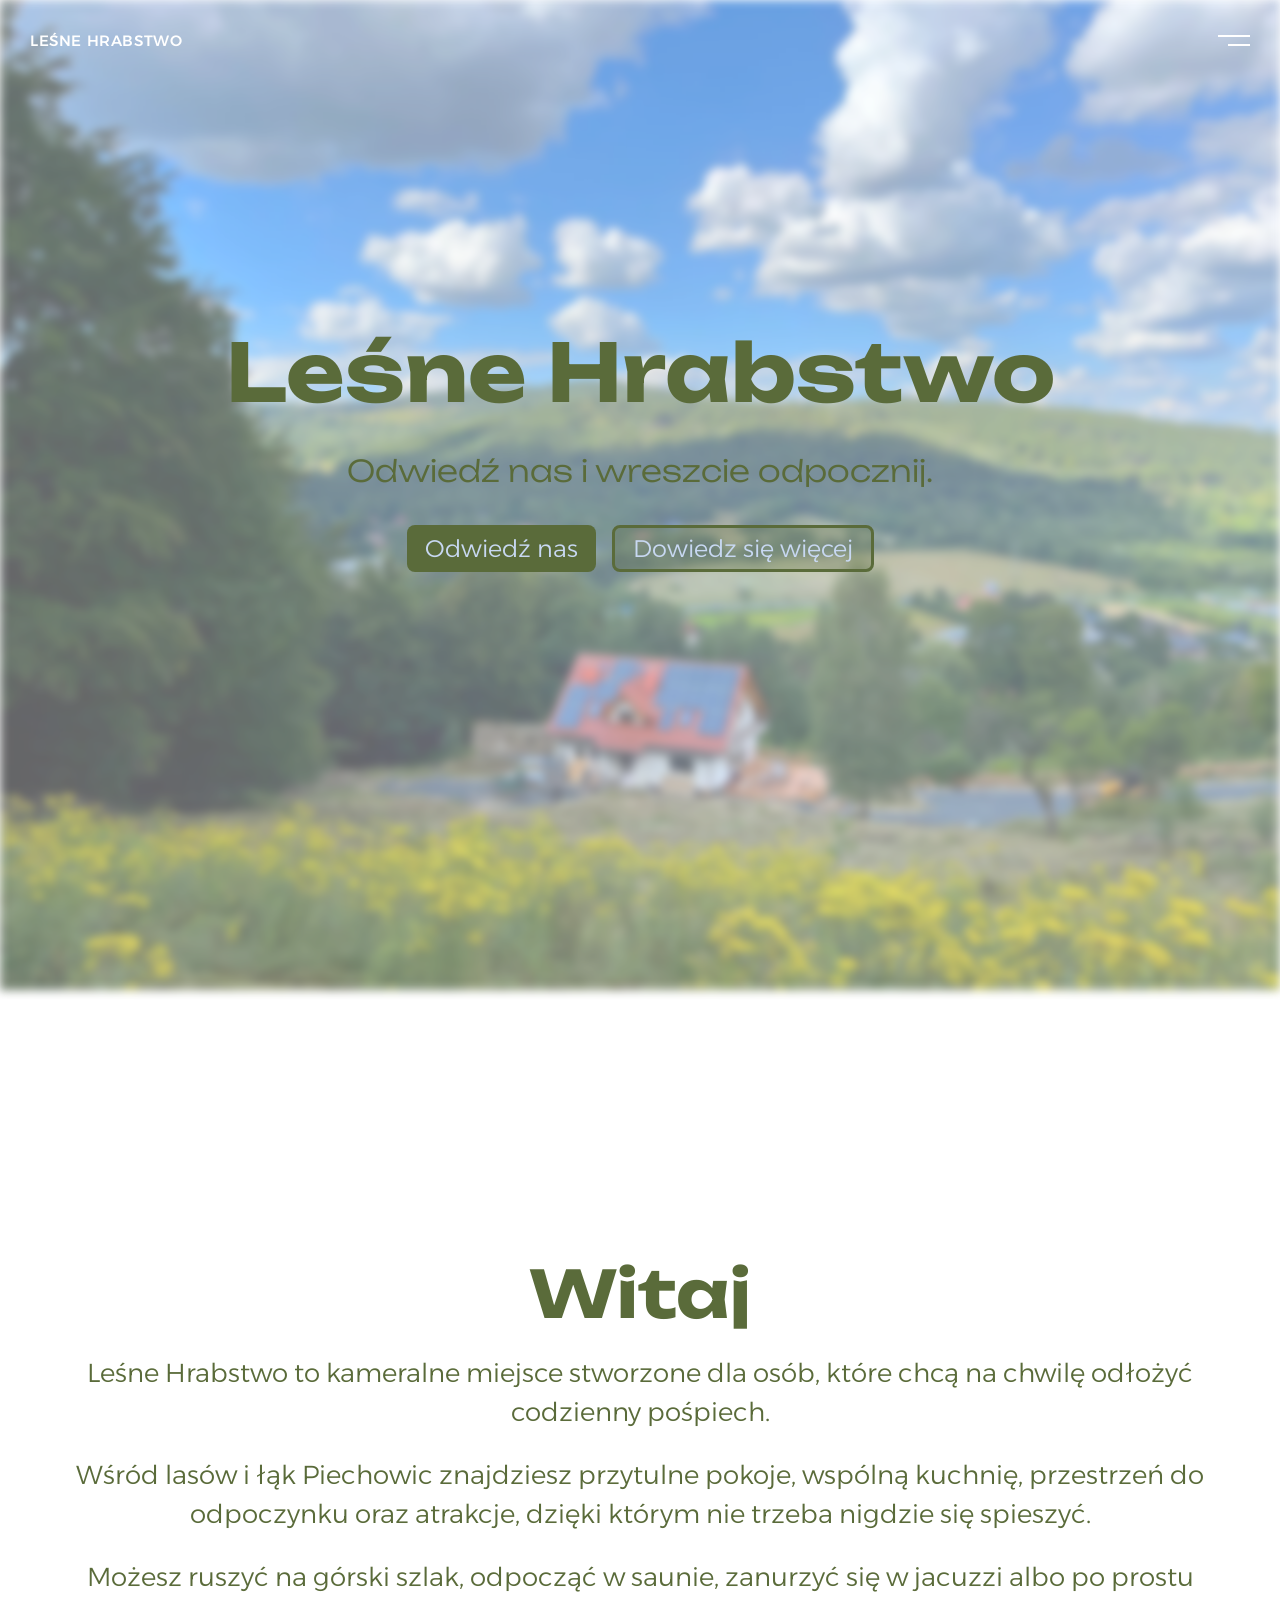
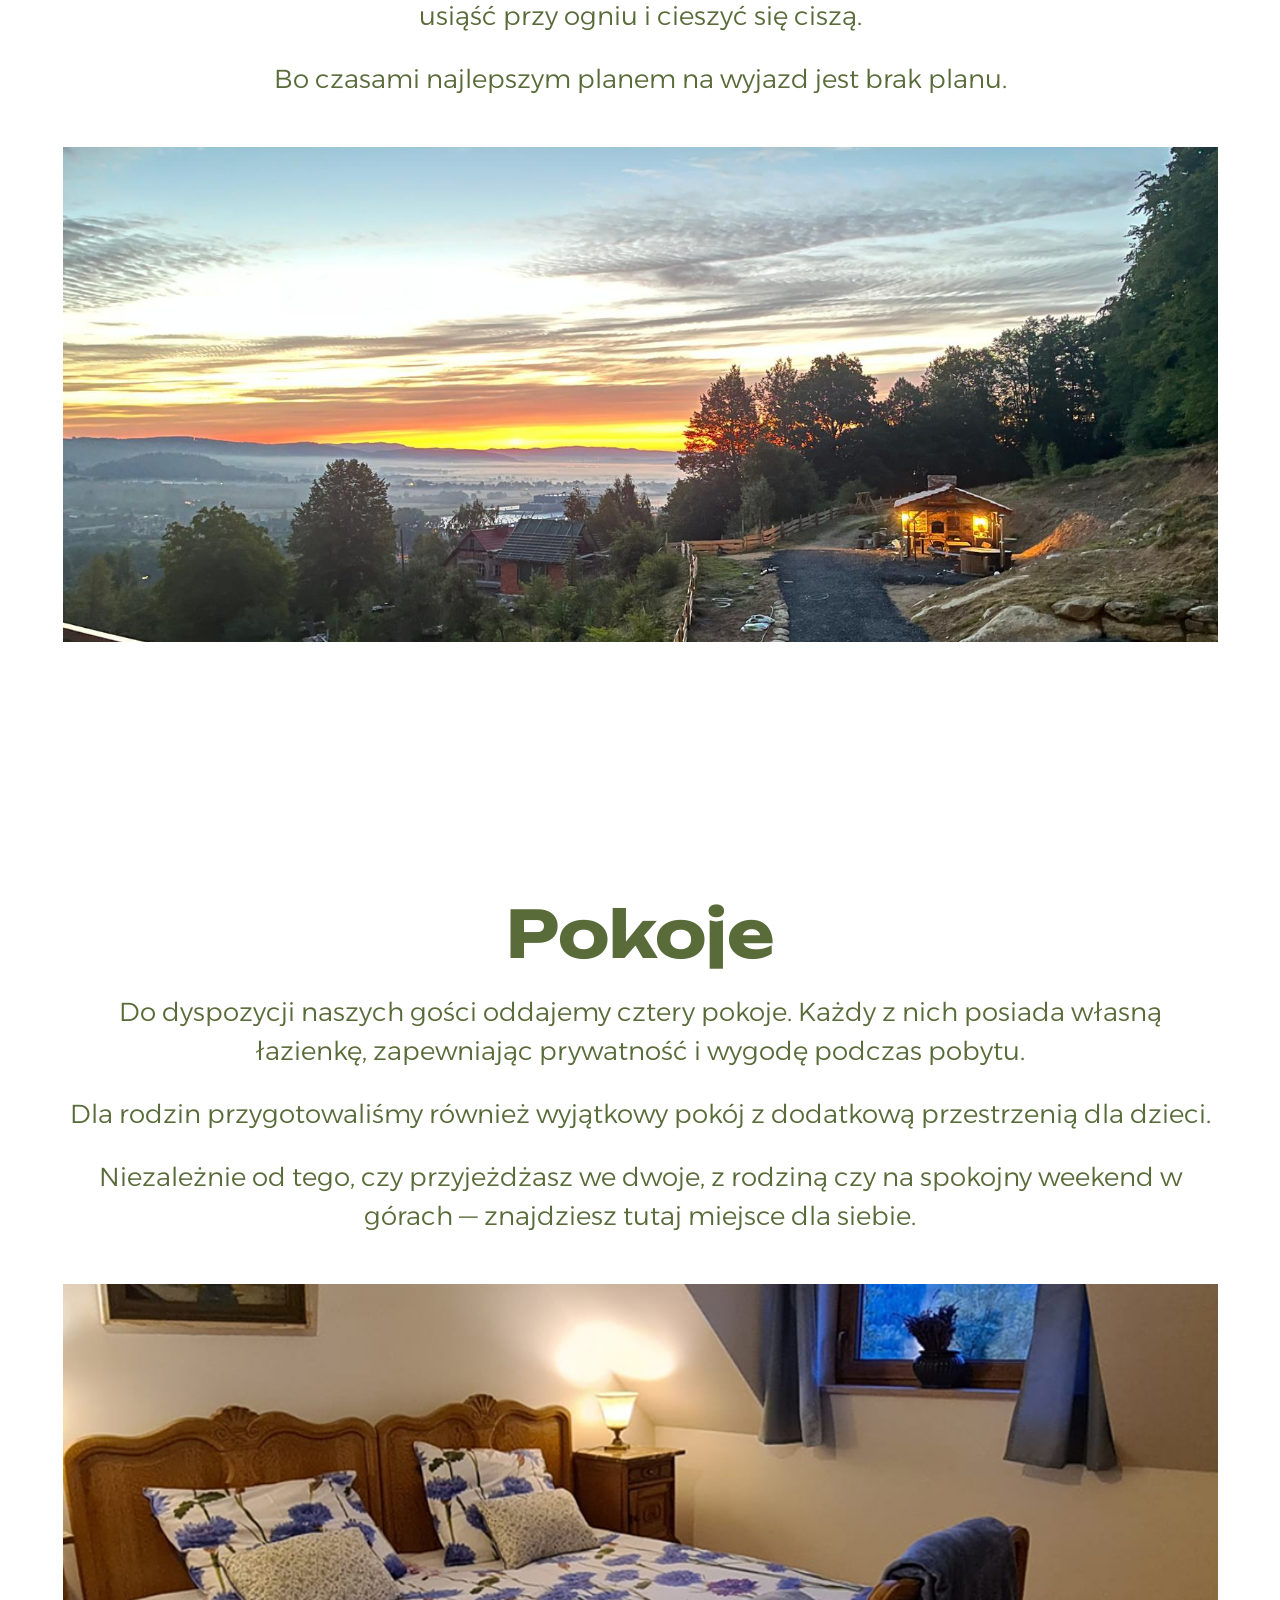
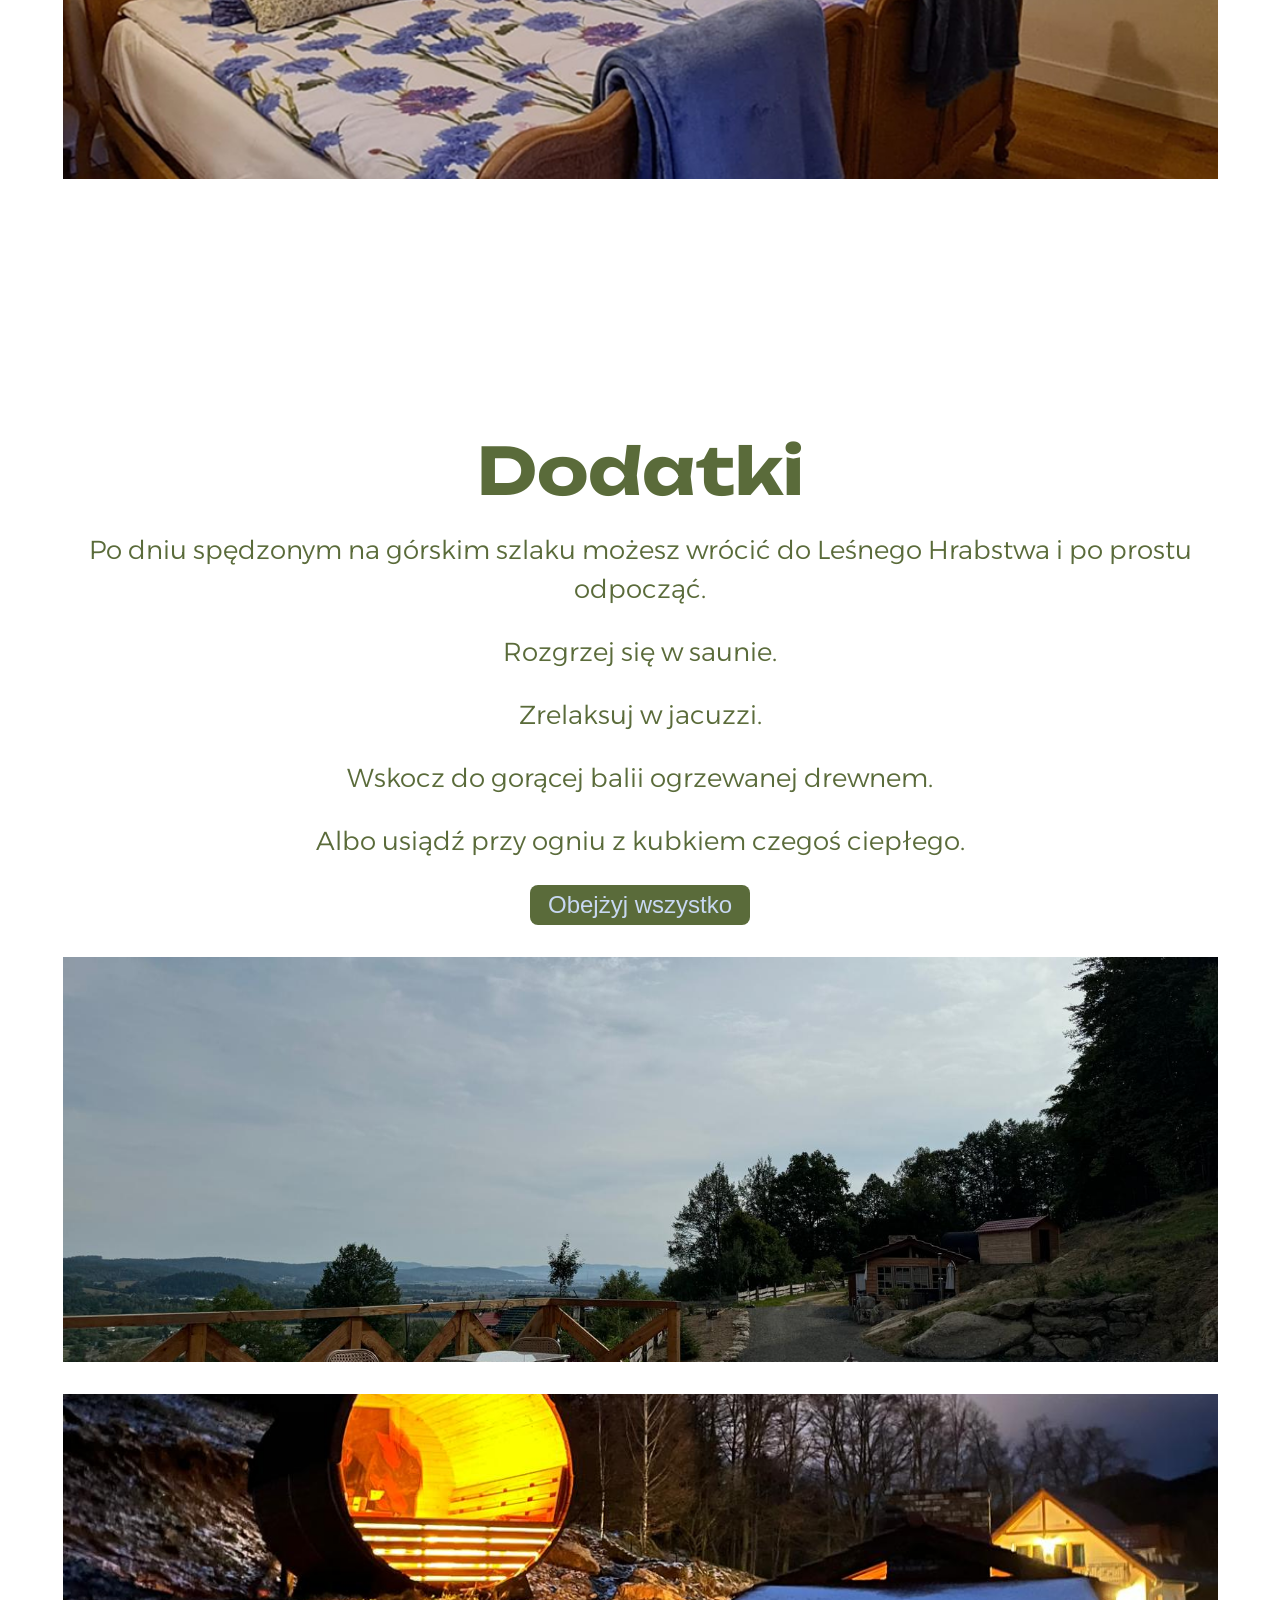
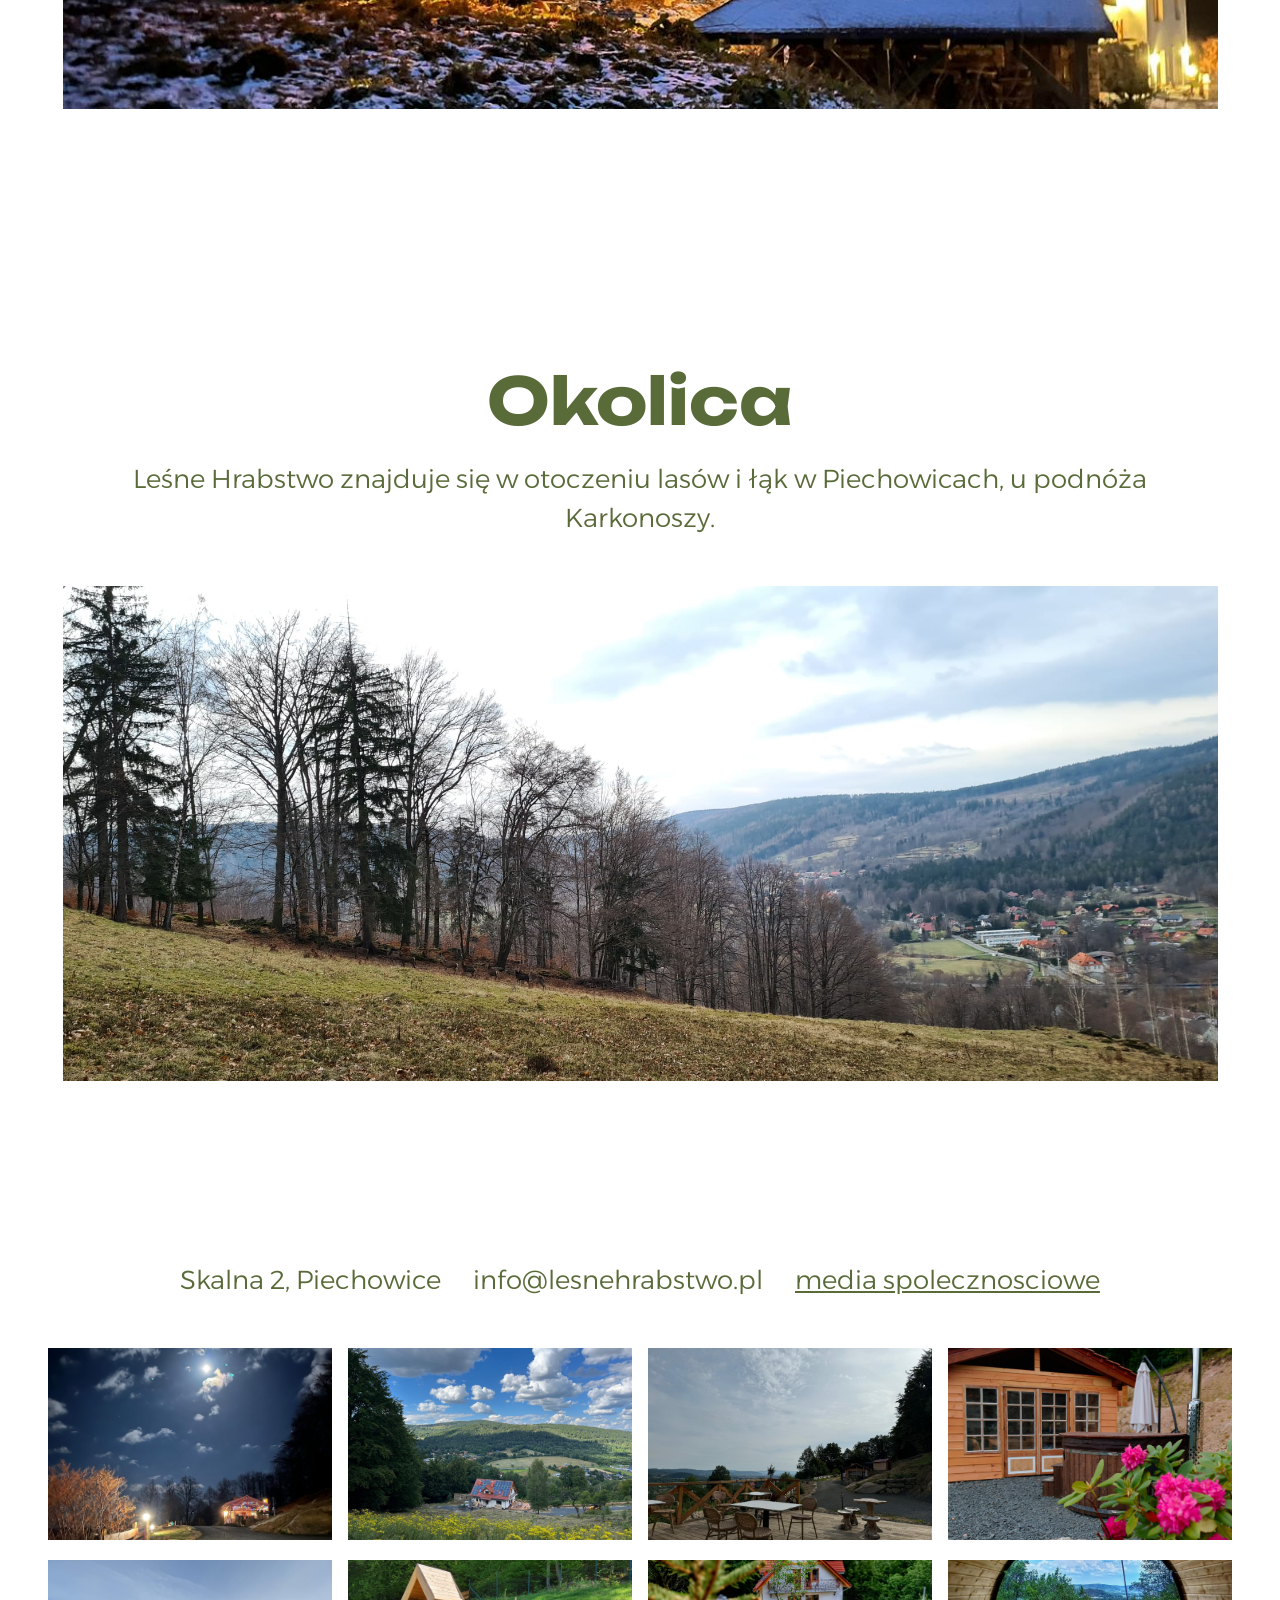
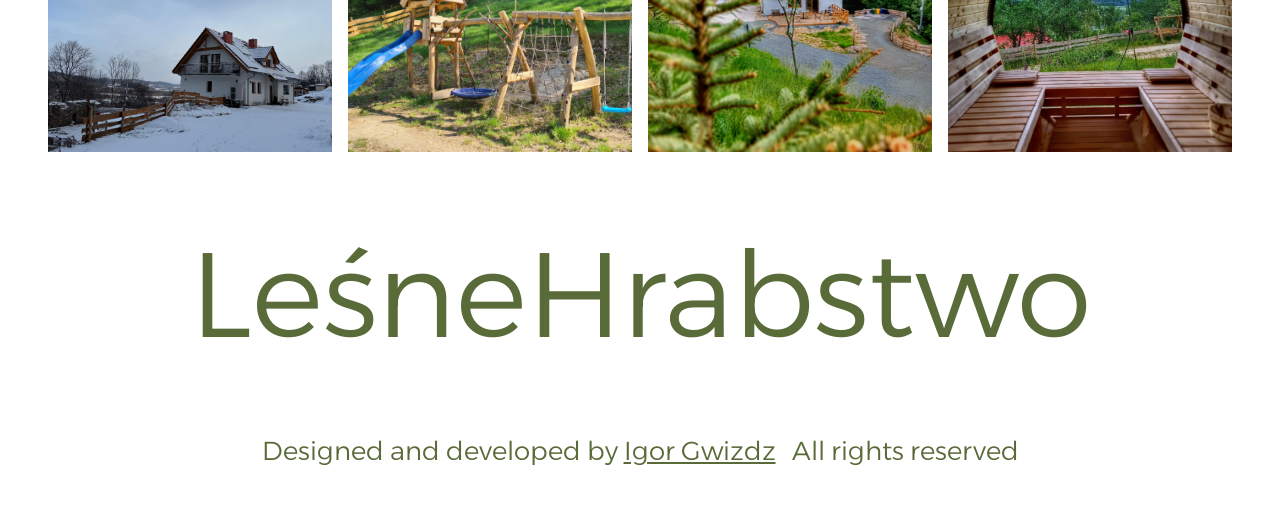
<file: index.html>
<!DOCTYPE html>
<html lang="en">
<head>
    <meta charset="UTF-8">
    <meta name="viewport" content="width=device-width, initial-scale=1.0">
    <link rel="stylesheet" href="style.css">
    <link rel="stylesheet" href="responsive.css">
    <link rel="stylesheet" href="mobileMenu.css">
    <link rel="preconnect" href="https://fonts.googleapis.com">
    <link rel="preconnect" href="https://fonts.gstatic.com" crossorigin>
    <link href="https://fonts.googleapis.com/css2?family=Alexandria:wght@100..900&display=swap" rel="stylesheet">
    <link rel="preconnect" href="https://fonts.googleapis.com">
    <link rel="preconnect" href="https://fonts.gstatic.com" crossorigin>
    <link href="https://fonts.googleapis.com/css2?family=Cinzel+Decorative:wght@400;700;900&display=swap" rel="stylesheet">
    <link rel="preconnect" href="https://fonts.googleapis.com">
    <link rel="preconnect" href="https://fonts.gstatic.com" crossorigin>
    <link href="https://fonts.googleapis.com/css2?family=Unbounded:wght@200..900&display=swap" rel="stylesheet">


    
    <script defer src="main.js"></script>
    <script defer src="mobileNavBar.js"></script>
    <link rel="icon" href="images/logo/lesneHrabstwo-LogoWebsite.svg" type="image/x-icon">
    <title>Leśne Hrabstwo | prawdziwy odpoczynek w srodku lasu! Odwiedz nas juz jutro.</title>
</head>
<body>
    <header class="mobile-nav">
    <a href="index.html" class="mobile-logo">
        LEŚNE HRABSTWO
    </a>

    <button class="mobile-menu-btn" aria-label="Otwórz menu" aria-expanded="false">
        <span></span>
        <span></span>
    </button>
</header>

<nav class="mobile-menu" aria-hidden="true">

    <div class="mobile-menu-top">
        <span>MENU</span>
        <span>PIECHOWICE · KARKONOSZE</span>
    </div>

    <div class="mobile-menu-links">

       <a href="/index.html">
            <small>01.</small>
            <span>Strona główna</span>
        </a>

        <a href="/pokoje.html">
            <small>02.</small>
            <span>Pokoje</span>
        </a>

        <a href="/uslugi.html">
            <small>03.</small>
            <span>Dodatki</span>
        </a>

        <a href="/okolica.html">
            <small>04.</small>
            <span>Okolica</span>
        </a>

        <a href="/kontakt.html">
            <small>05.</small>
            <span>Kontakt</span>
        </a>

        <a href="/galeria.html">
            <small>06.</small>
            <span>Galeria</span>
        </a>

    </div>

    <div class="mobile-menu-footer">
        <span>Odpocznij. Zwolnij. Zostań na chwilę.</span>
        <span>© Leśne Hrabstwo</span>
    </div>

</nav>
    <div class="bg">
    <div id="header-placeholder"></div>
    <section class="hero">
        <div class="bgH"></div>
        <div class="titleBtn">
            <h1 class="heroH">Leśne Hrabstwo</h1>
            <p class="pH">Odwiedź nas i wreszcie odpocznij.</p>
            <div class="btns">
                <button class="heroBtn"><a class="btnA" href="kontakt.html">Odwiedź nas</a></button>
                <button class="hT heroBtn"><a class="btnA" href="uslugi.html">Dowiedz się więcej</a></button>
            </div>
        </div>
    </section>
    <section class="pokoje animate">
        <div class="tekst1 text slide-left">
            <h2>Witaj</h2>
            <p>Leśne Hrabstwo to kameralne miejsce stworzone dla osób, które chcą na chwilę odłożyć codzienny pośpiech.</p>
            <p>Wśród lasów i łąk Piechowic znajdziesz przytulne pokoje, wspólną kuchnię, przestrzeń do odpoczynku oraz atrakcje, dzięki którym nie trzeba nigdzie się spieszyć.</p>
            <p>Możesz ruszyć na górski szlak, odpocząć w saunie, zanurzyć się w jacuzzi albo po prostu usiąść przy ogniu i cieszyć się ciszą.</p>
            <p>Bo czasami najlepszym planem na wyjazd jest brak planu.</p>
        </div>
            <img src="/images/dom/WhatsApp Image 2025-05-21 at 15.35.24_2ab01c72.jpg" class="Img1 image slide-right">     
    </section>
    <section class="pokoje animate">
        <div class="tekst1 text slide-left">
            <h2>Pokoje</h2>
            <p>Do dyspozycji naszych gości oddajemy cztery pokoje. Każdy z nich posiada własną łazienkę, zapewniając prywatność i wygodę podczas pobytu.</p>

            <p>Dla rodzin przygotowaliśmy również wyjątkowy pokój z dodatkową przestrzenią dla dzieci.</p>

            <p>Niezależnie od tego, czy przyjeżdżasz we dwoje, z rodziną czy na spokojny weekend w górach — znajdziesz tutaj miejsce dla siebie.</p>
        </div>
            <img src="/images/pokoje/Rectangle 14.jpg" class="Img1 image slide-right">     
    </section>
    <section class="uslugi animate">
        <div class="uslugiTekst text slide-left">
            <h3>Dodatki</h3>
            <p>Po dniu spędzonym na górskim szlaku możesz wrócić do Leśnego Hrabstwa i po prostu odpocząć.</p>

            <p>Rozgrzej się w saunie.</p>
            <p>Zrelaksuj w jacuzzi.</p>
            <p>Wskocz do gorącej balii ogrzewanej drewnem.</p>
            <p>Albo usiądź przy ogniu z kubkiem czegoś ciepłego.</p>
            <button><a class="bT" href="uslugi.html">Obejżyj wszystko</a></button>
        </div>
        
        <img class="teras image slide-right" src="/images/dom/IMG-20250516-WA0166.jpg" alt="">
        <img class="bali image slide-right" src="/images/saunaIballi/Bali.jpg" alt="">
    </section>
    <section class="animate">
        <div class="okolicaTekst">
            <h5 class="slide-left">Okolica</h5>
            <p class="slide-right">Leśne Hrabstwo znajduje się w otoczeniu lasów i łąk w Piechowicach, u podnóża Karkonoszy.</p>
        </div>
        <img class="okolicaZdj slide-left" src="images/IMG-20250516-WA0140.jpg" alt="">
    </section>
    <footer>
        <div class="mainFooter">
            <p>Skalna 2, Piechowice</p>
            <p>info@lesnehrabstwo.pl</p>
            <p><u>media spolecznosciowe</u></p>
        </div>
        <div class="footerImg">
            <ul>
                <li><img class="hover-icy" src="images/dom/WhatsApp Image 2025-05-22 at 19.18.03_4f90edda.jpg" alt=""></li>
                <li><img class="hover-icy" src="images/dom/WhatsApp Image 2025-05-21 at 15.36.48_fcaff110.jpg" alt=""></li>
                <li><img class="hover-icy" src="images/dom/IMG-20250516-WA0166.jpg" alt=""></li>
                <li><img class="hover-icy" src="images/saunaIballi/baliKuchniaKwiat.jpg" alt=""></li>
                <li><img class="hover-icy" src="images/dom/domZima.png" alt=""></li>
                <li><img class="hover-icy" src="images/dom/IMG-20250516-WA0205.jpg" alt=""></li>
                <li><img class="hover-icy" src="images/dom/IMG-20250516-WA0182.jpg" alt=""></li>
                <li><img class="hover-icy" src="images/saunaIballi/IMG-20250516-WA0214.jpg" alt=""></li>
            
            </ul>
        </div>
        <div class="titleFooter">
            <div class="lesne">
                <p>Leśne</p>
                <p>Hrabstwo</p>
                    <div class="cursorTracker">
                        <img src="images/logo/lesneHrabstwo-LogoWebsite.svg" alt="Logo">
                    </div>
            </div>
        </div>
        <div class="credits">
            <p>Designed and developed by <u>Igor Gwizdz</u></p>
            <p>All rights reserved</p>
        </div>
    </footer>
    </div>
</body>
</html>
</file>
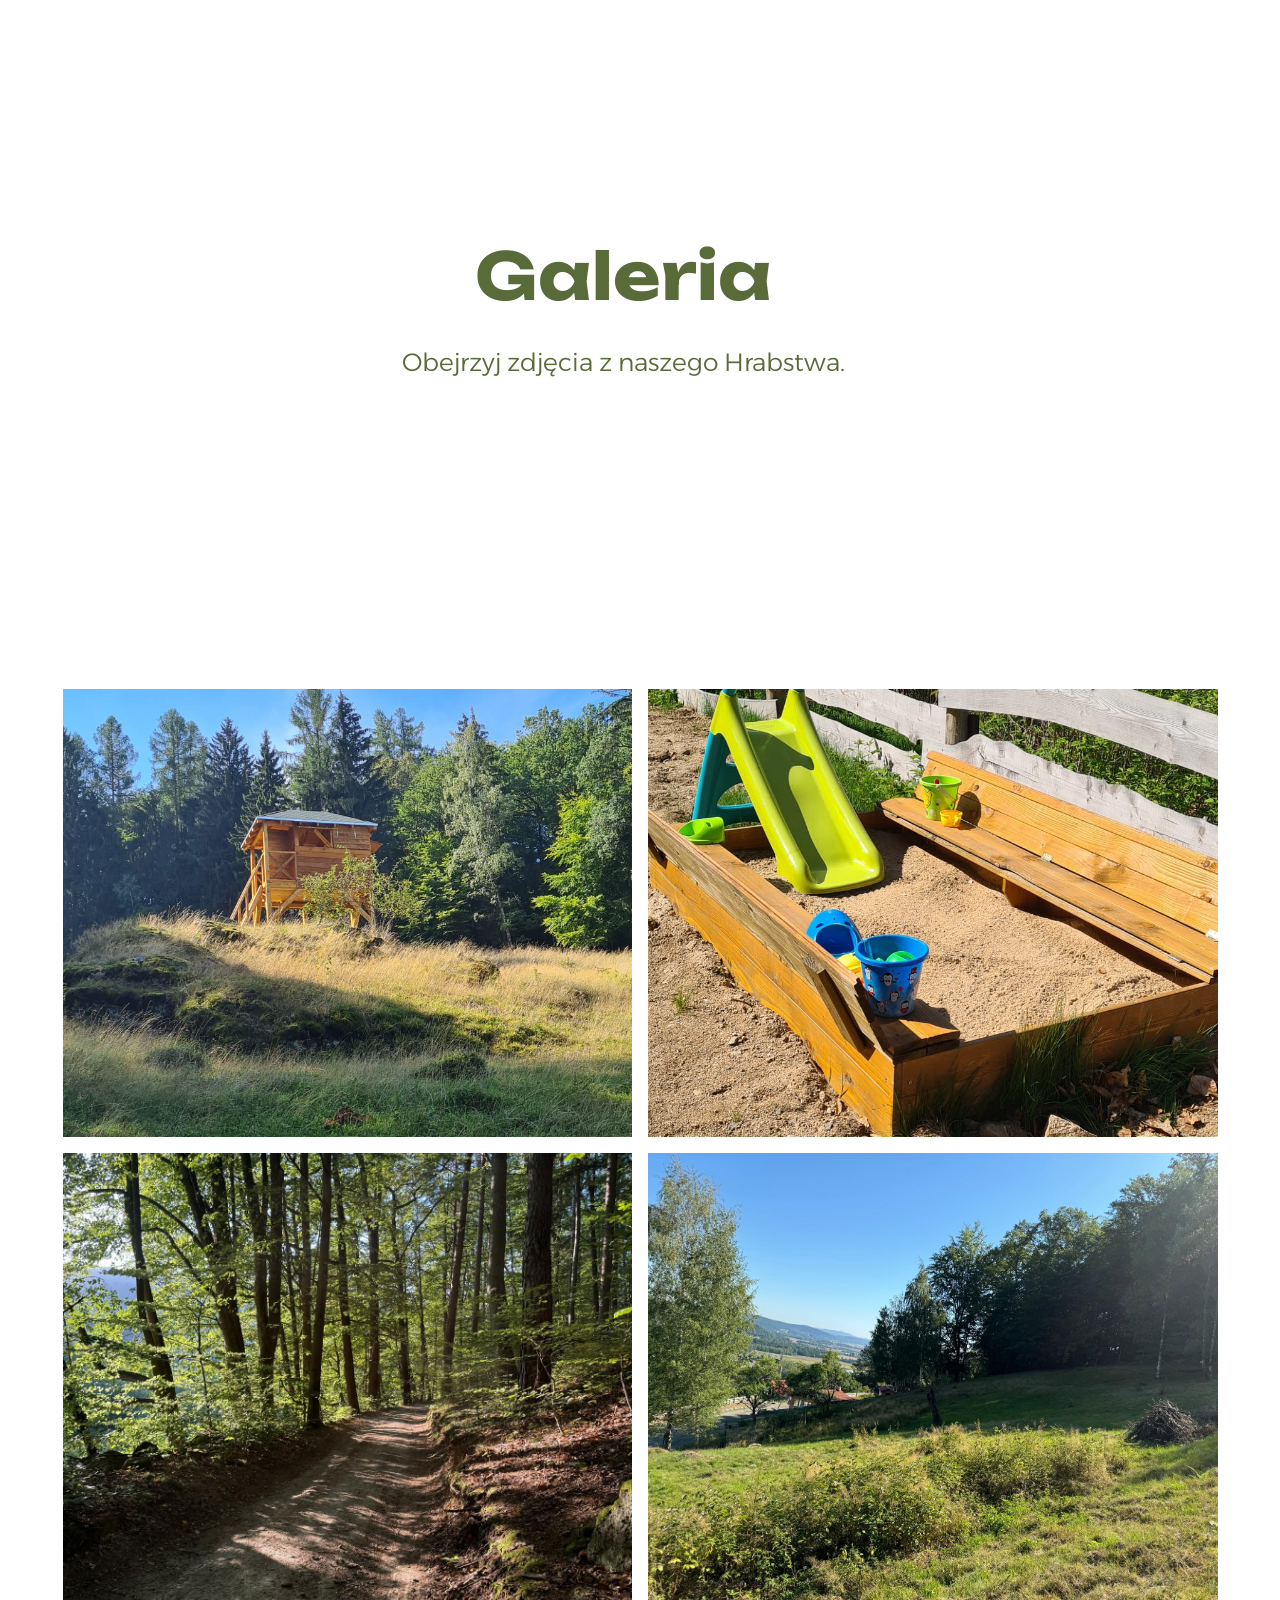
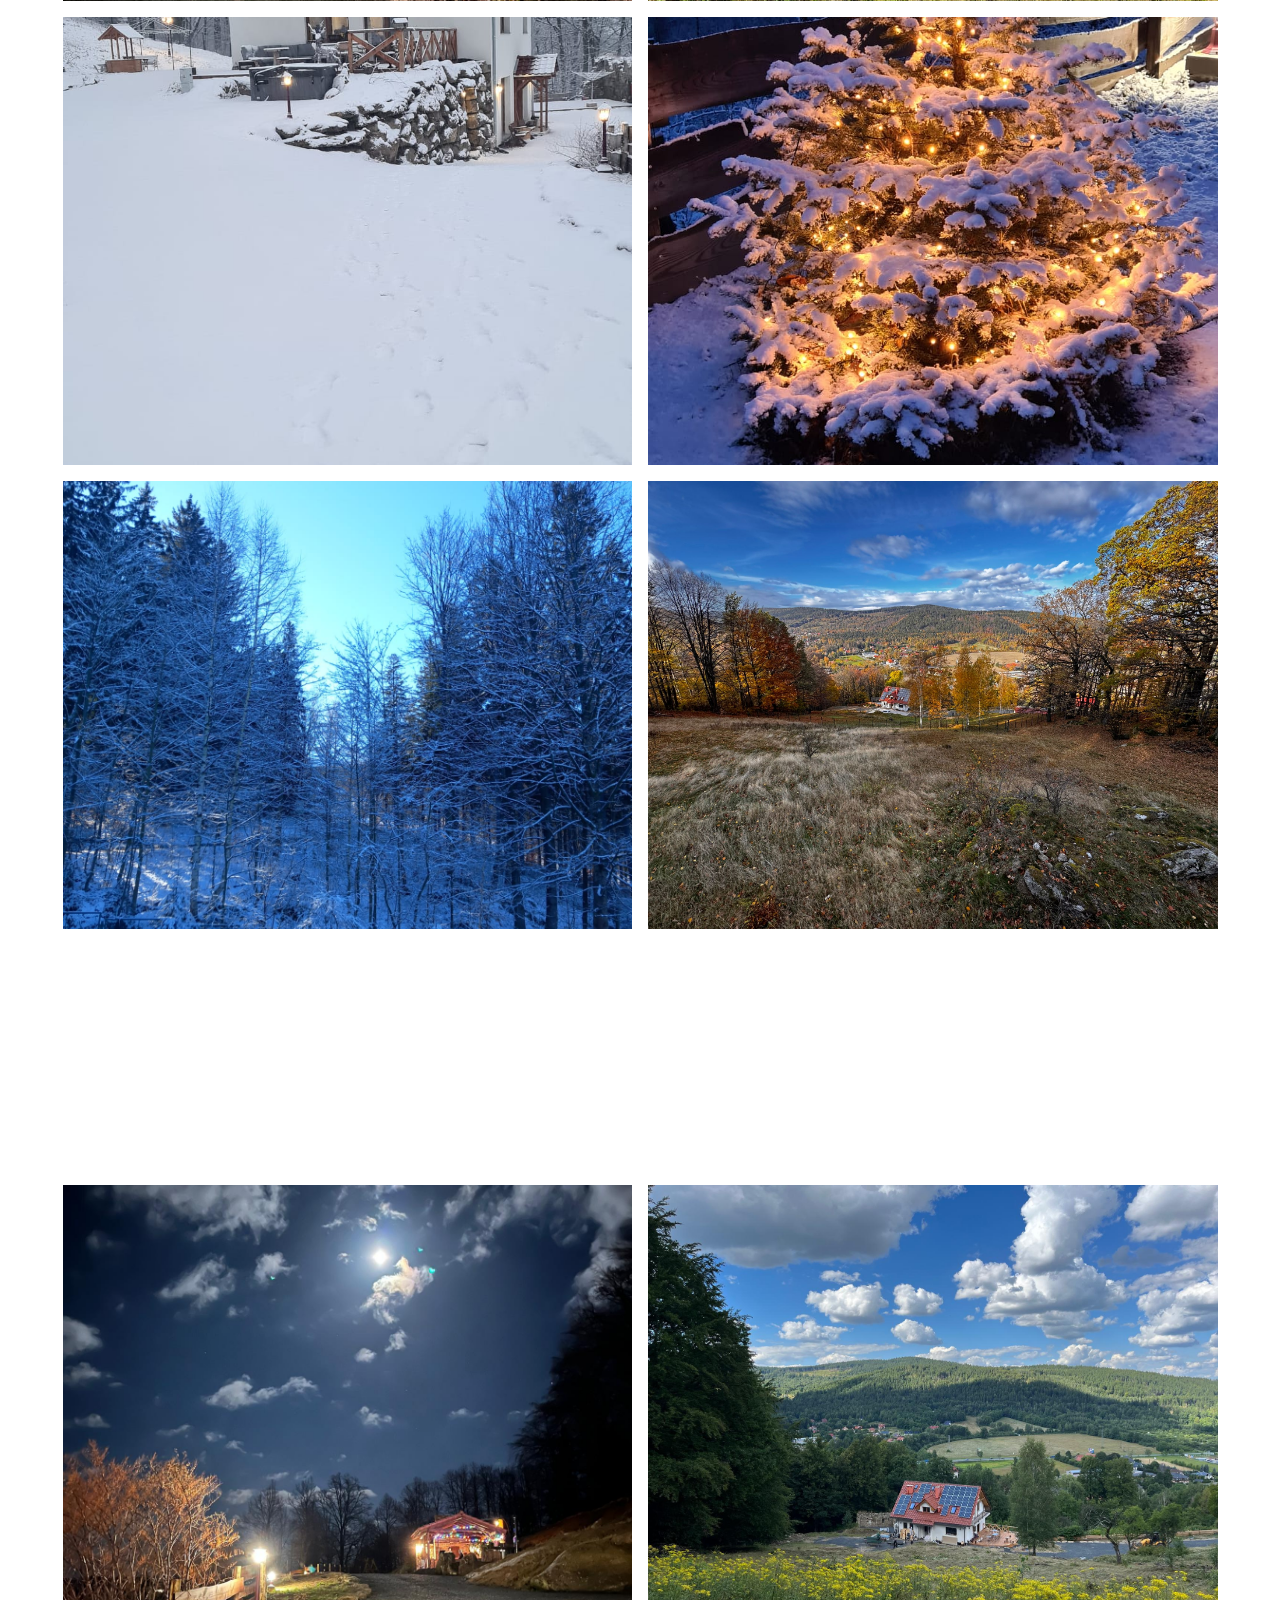
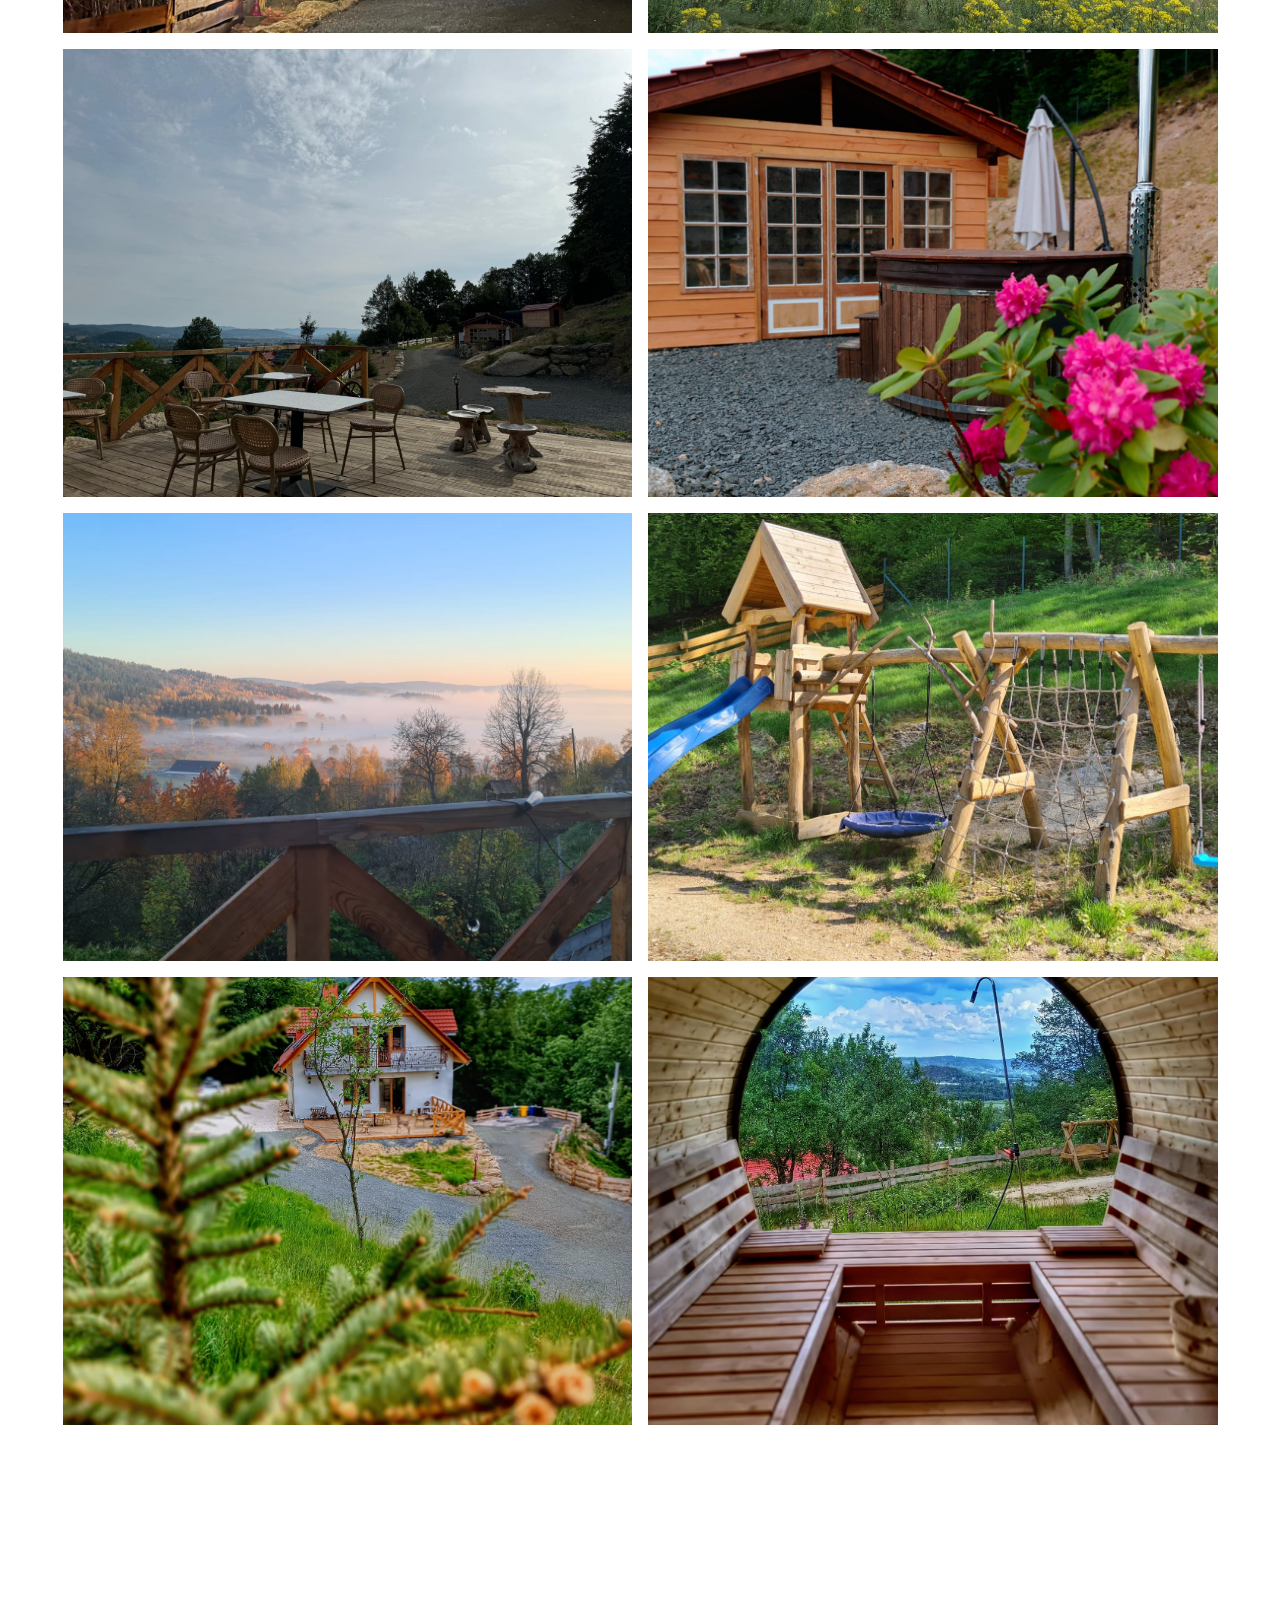
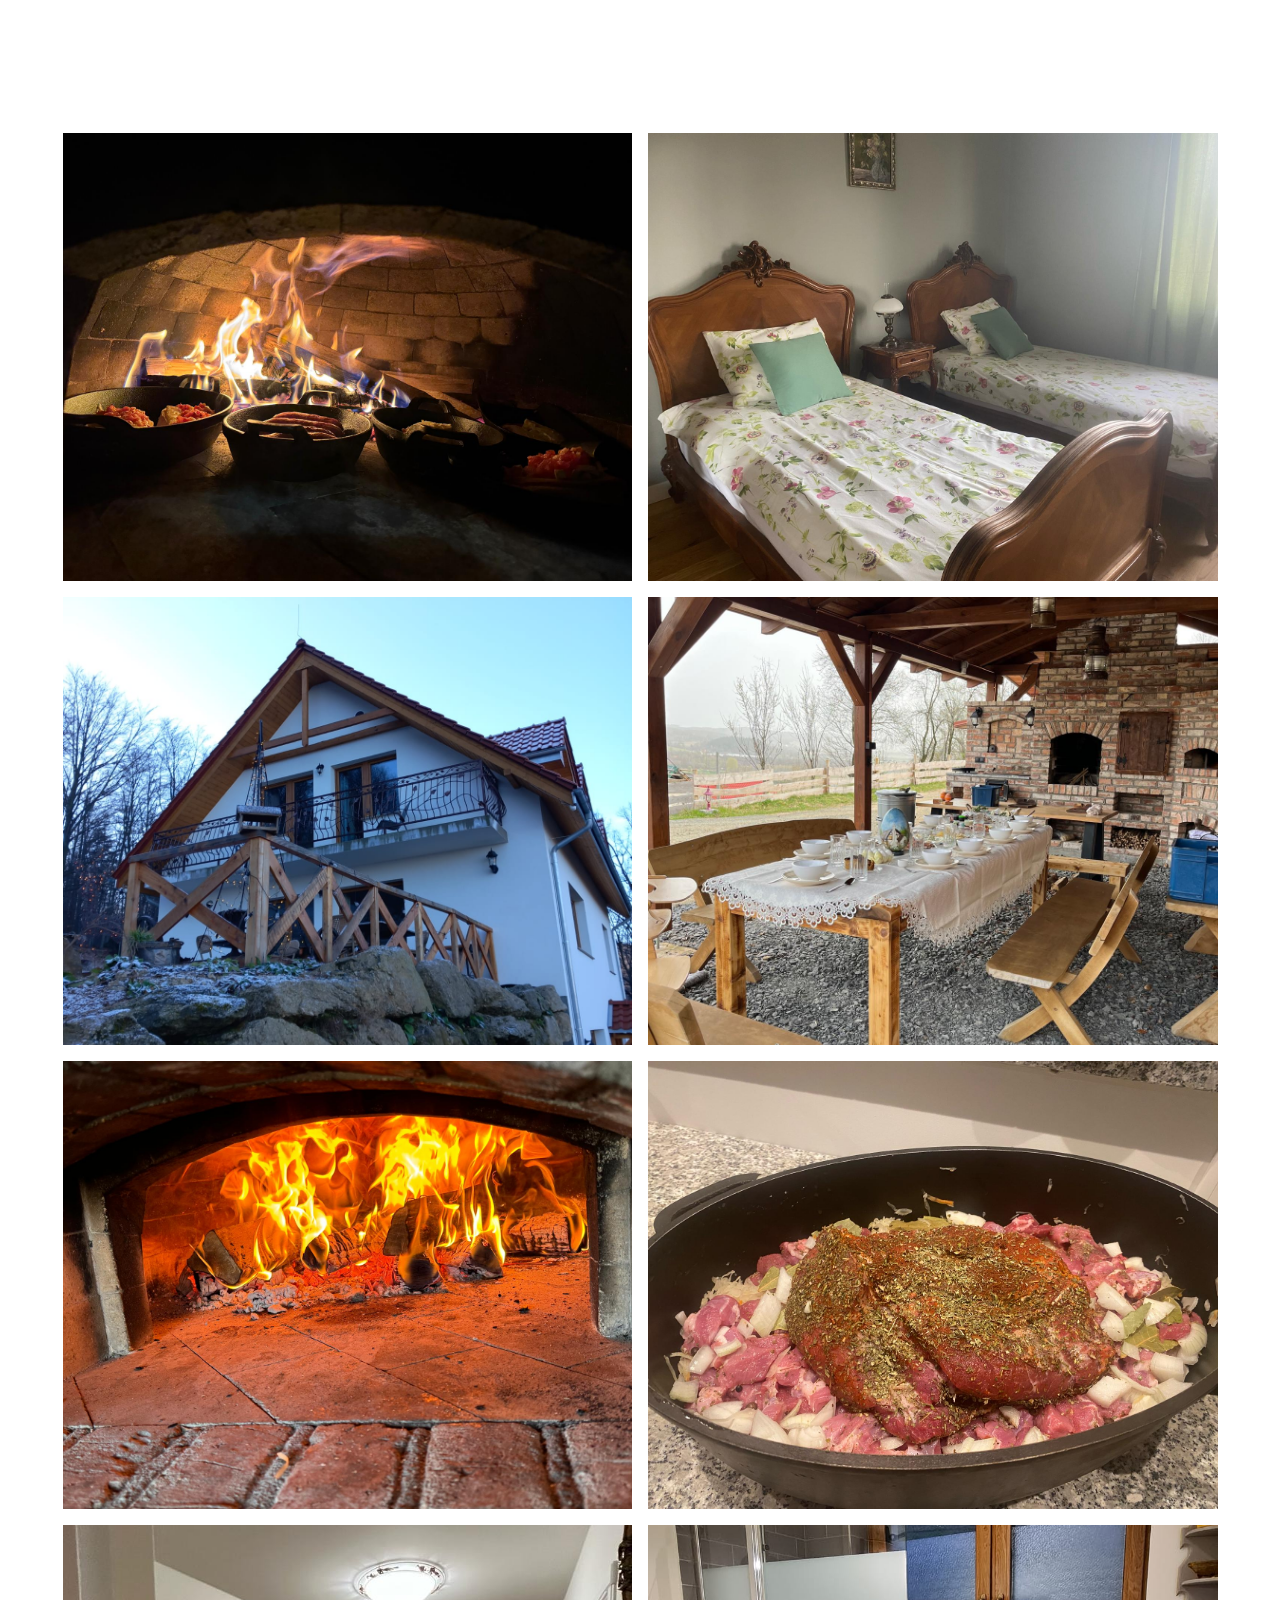
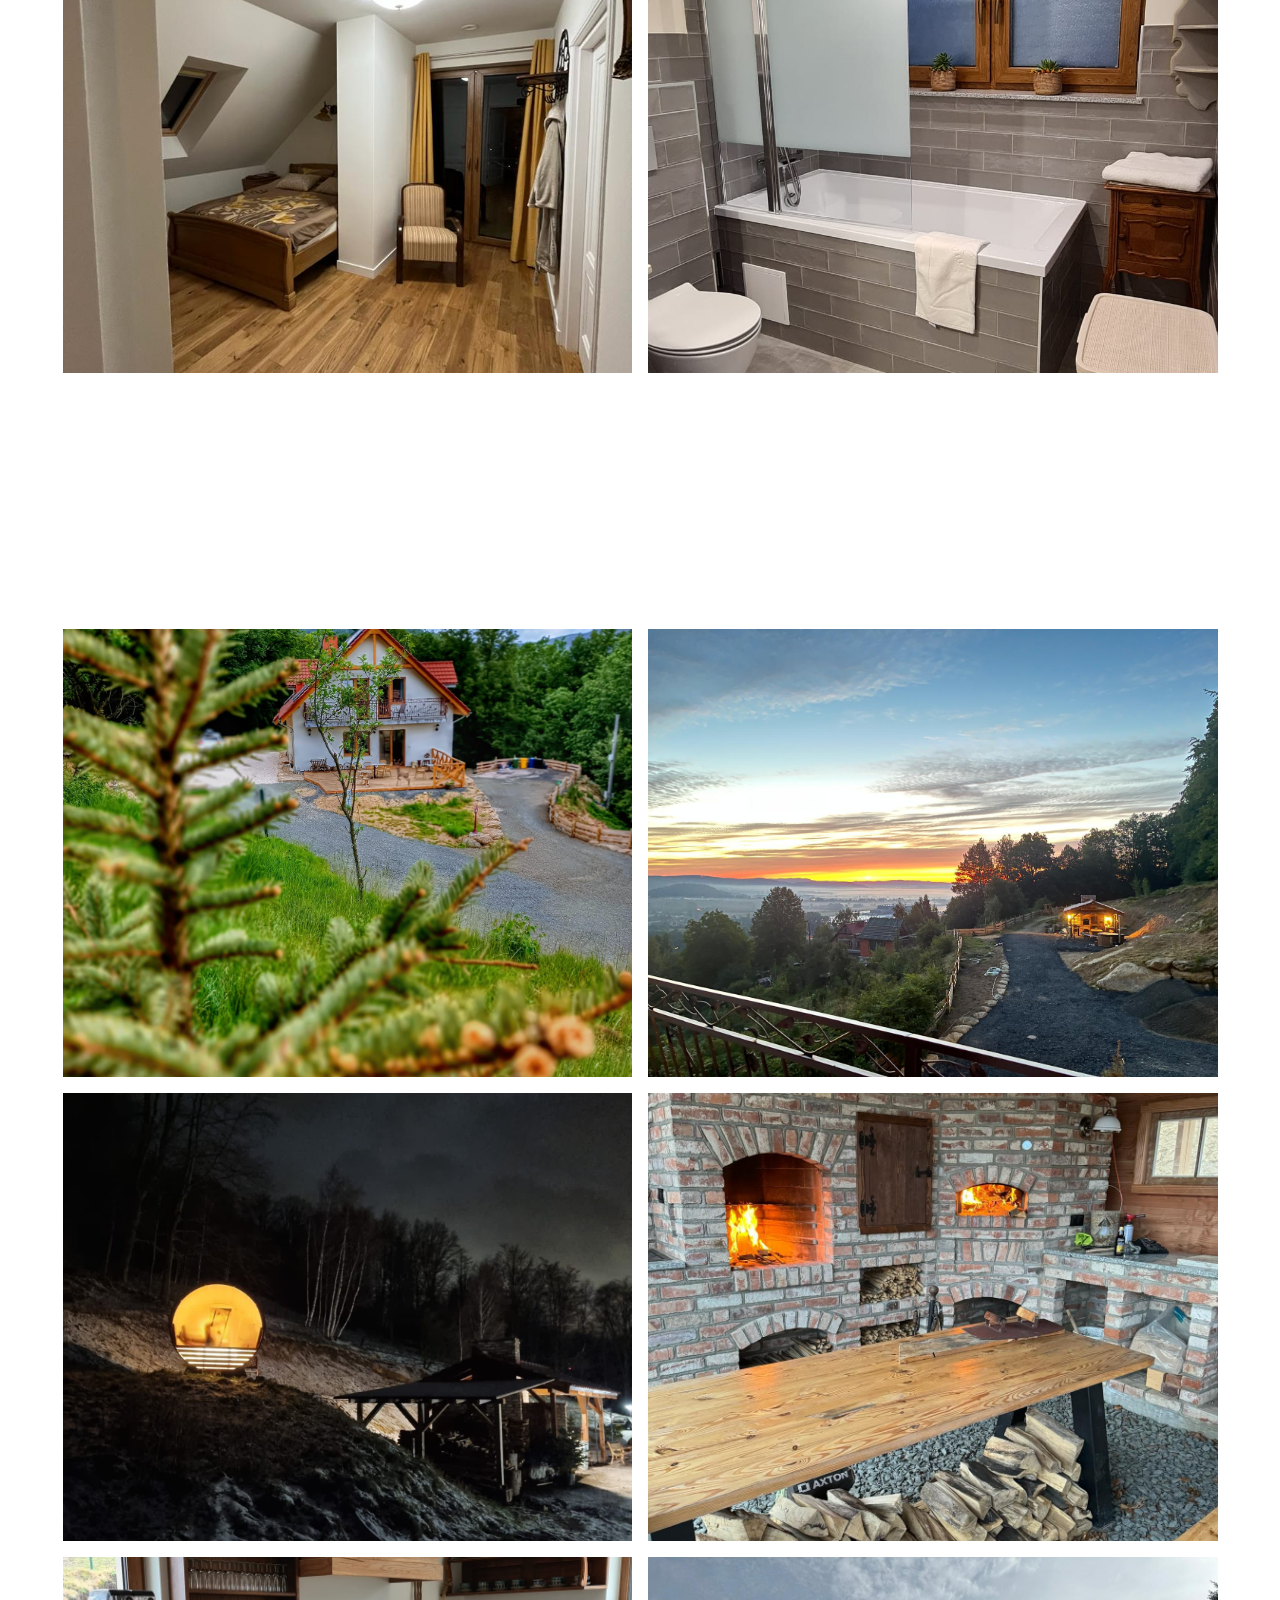
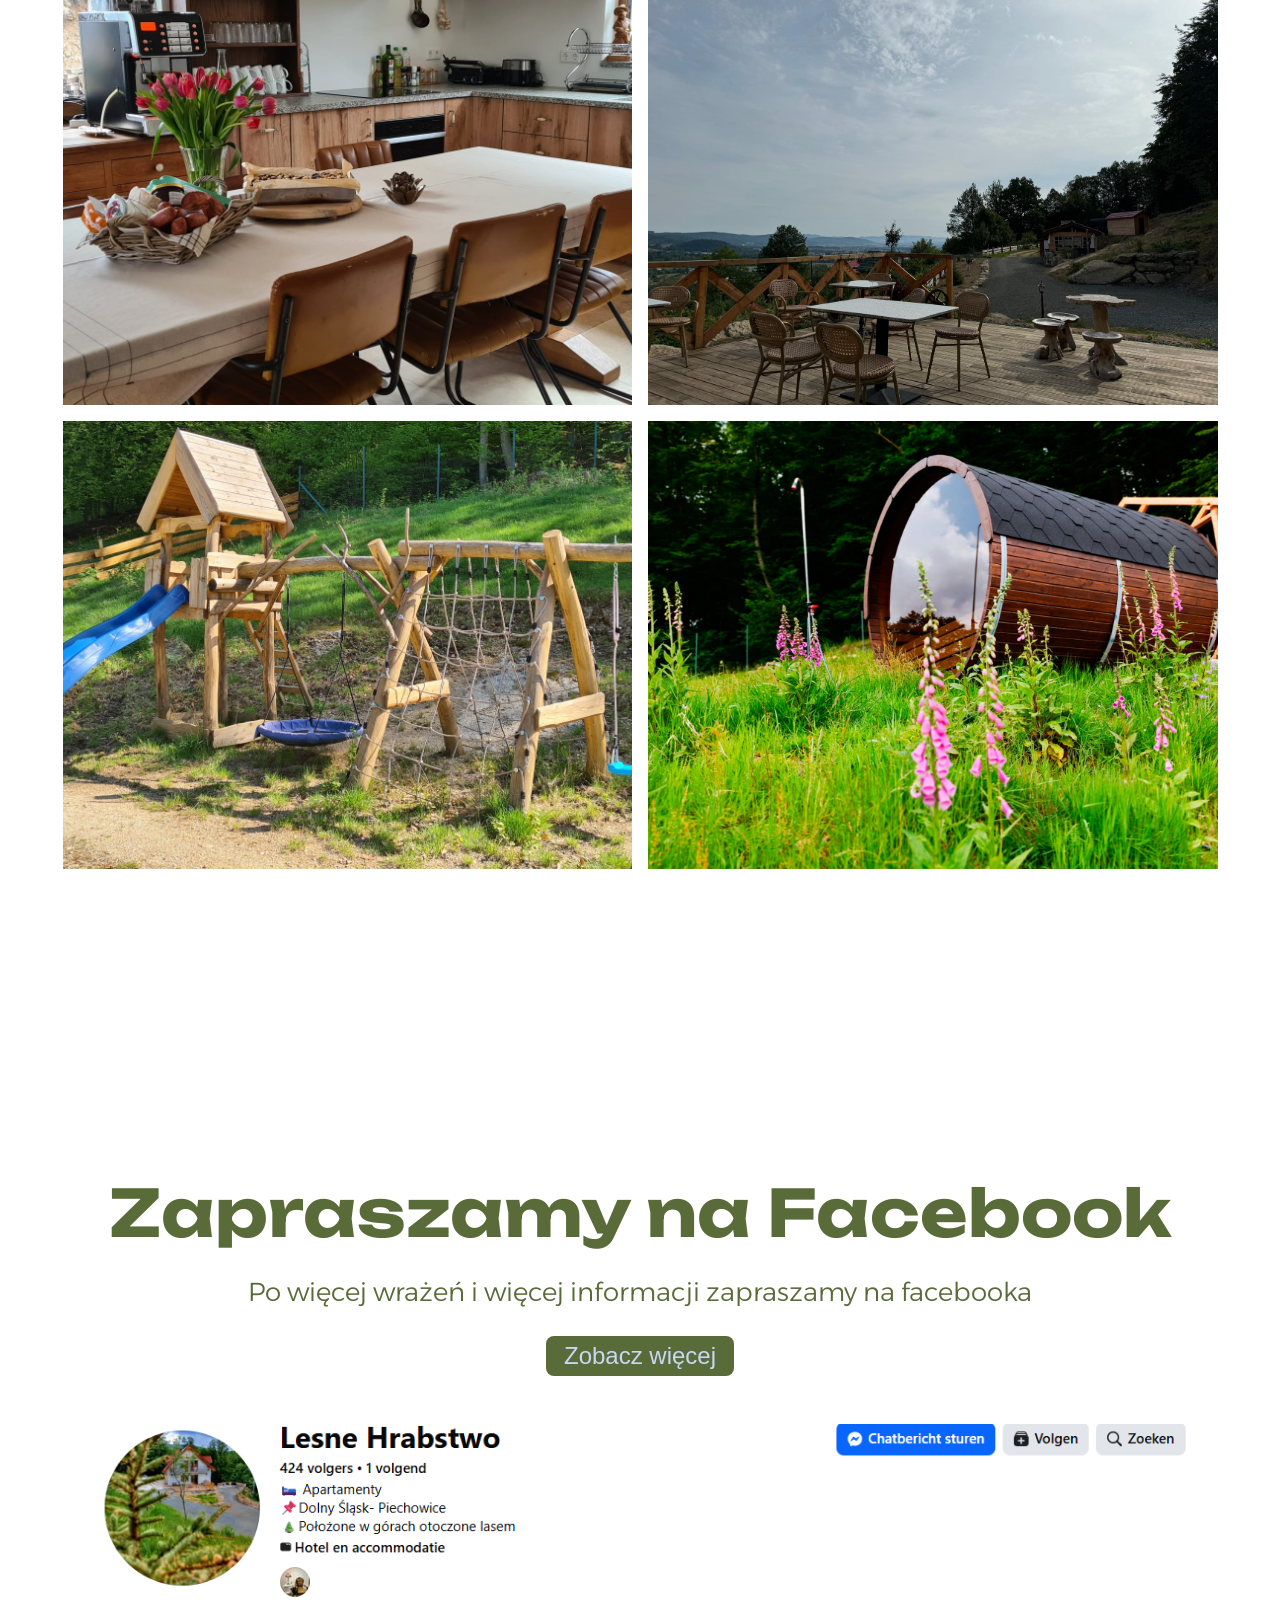
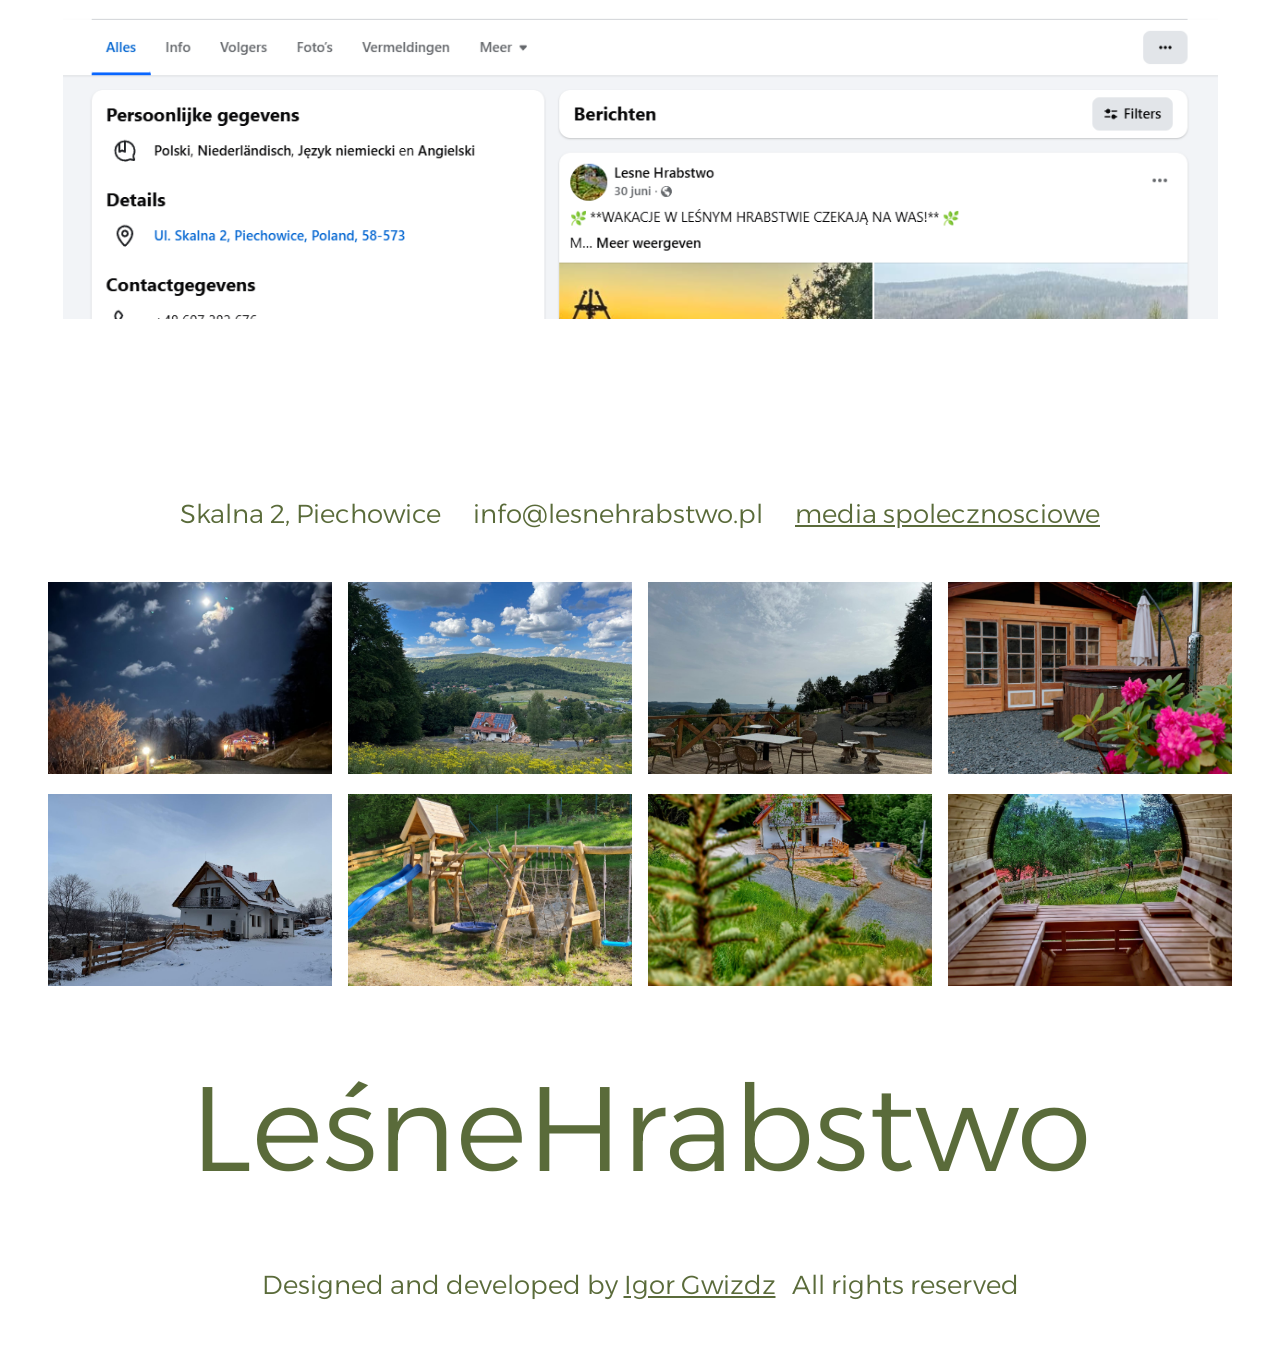
<file: galeria.html>
<!DOCTYPE html>
<html lang="en">
<head>
    <meta charset="UTF-8">
    <meta name="viewport" content="width=device-width, initial-scale=1.0">
    <link rel="stylesheet" href="style.css">
    <link rel="stylesheet" href="responsive.css">
    <link rel="stylesheet" href="mobileMenu.css">
    <link rel="preconnect" href="https://fonts.googleapis.com">
    <link rel="preconnect" href="https://fonts.gstatic.com" crossorigin>
    <link href="https://fonts.googleapis.com/css2?family=Alexandria:wght@100..900&display=swap" rel="stylesheet">
    <link rel="preconnect" href="https://fonts.googleapis.com">
    <link rel="preconnect" href="https://fonts.gstatic.com" crossorigin>
    <link href="https://fonts.googleapis.com/css2?family=Cinzel+Decorative:wght@400;700;900&display=swap" rel="stylesheet">
    <link rel="preconnect" href="https://fonts.googleapis.com">
    <link rel="preconnect" href="https://fonts.gstatic.com" crossorigin>
    <link href="https://fonts.googleapis.com/css2?family=Unbounded:wght@200..900&display=swap" rel="stylesheet">



    <script defer src="main.js"></script>
    <script defer src="mobileNavBar.js"></script>
    <link rel="icon" href="images/logo/lesneHrabstwo-LogoWebsite.svg" type="image/x-icon">
    <title>Lesne Hrabstwo, Uslugi | prawdziwy odpoczynek w srodku lasu! Odwiedz nas juz jutro.</title>
</head>
<body>
    <header class="mobile-nav">
    <a href="index.html" class="mobile-logo">
        LEŚNE HRABSTWO
    </a>

    <button class="mobile-menu-btn" aria-label="Otwórz menu" aria-expanded="false">
        <span></span>
        <span></span>
    </button>
</header>

<nav class="mobile-menu" aria-hidden="true">

    <div class="mobile-menu-top">
        <span>MENU</span>
        <span>PIECHOWICE · KARKONOSZE</span>
    </div>

    <div class="mobile-menu-links">

        <a href="/index.html">
            <small>01.</small>
            <span>Strona główna</span>
        </a>

        <a href="/pokoje.html">
            <small>02.</small>
            <span>Pokoje</span>
        </a>

        <a href="/uslugi.html">
            <small>03.</small>
            <span>Dodatki</span>
        </a>

        <a href="/okolica.html">
            <small>04.</small>
            <span>Okolica</span>
        </a>

        <a href="/kontakt.html">
            <small>05.</small>
            <span>Kontakt</span>
        </a>

        <a href="/galeria.html">
            <small>06.</small>
            <span>Galeria</span>
        </a>

    </div>

    <div class="mobile-menu-footer">
        <span>Odpocznij. Zwolnij. Zostań na chwilę.</span>
        <span>© Leśne Hrabstwo</span>
    </div>

</nav>
    <div class="bg">
    <div id="header-placeholder"></div>
        <div class="templateTekst galeriaHead">
            <h1 class="heroTekstTemplate slide-left">Galeria</h1>
            <p class="heroTekstTemplateP slide-right">Obejrzyj zdjęcia z naszego Hrabstwa.
            </p>
        </div>
<section class="animate galeriaSec">
    <div class="imgRow">
            <ul>
                <li><img class="hover-icy" src="images/dwor/IMG-20250516-WA0115.jpg" alt=""></li>
                <li><img class="hover-icy" src="images/dwor/IMG-20250516-WA0208.jpg" alt=""></li>
                <li><img class="hover-icy" src="images/dom/IMG-20250516-WA0167.jpg" alt=""></li>
                <li><img class="hover-icy" src="images/dom/IMG-20250516-WA0169.jpg" alt=""></li>
                <li><img class="hover-icy" src="images/dwor/IMG-20250516-WA0211.jpg" alt=""></li>
                <li><img class="hover-icy" src="images/dwor/IMG-20250516-WA0215.jpg" alt=""></li>
                <li><img class="hover-icy" src="images/dwor/IMG-20250516-WA0216.jpg" alt=""></li>
                <li><img class="hover-icy" src="images/dwor/IMG-20250516-WA0224.jpg" alt=""></li>
            
            </ul>
    </div>
</section>
<section class="animate galeriaSec">
    <div class="imgRow">
            <ul>
                <li><img class="hover-icy" src="images/dom/WhatsApp Image 2025-05-22 at 19.18.03_4f90edda.jpg" alt=""></li>
                <li><img class="hover-icy" src="images/dom/WhatsApp Image 2025-05-21 at 15.36.48_fcaff110.jpg" alt=""></li>
                <li><img class="hover-icy" src="images/dom/IMG-20250516-WA0166.jpg" alt=""></li>
                <li><img class="hover-icy" src="images/saunaIballi/baliKuchniaKwiat.jpg" alt=""></li>
                <li><img class="hover-icy" src="images/dwor/WhatsApp Image 2025-05-16 at 22.52.18_9551cc82.jpg" alt=""></li>
                <li><img class="hover-icy" src="images/dom/IMG-20250516-WA0205.jpg" alt=""></li>
                <li><img class="hover-icy" src="images/dom/IMG-20250516-WA0182.jpg" alt=""></li>
                <li><img class="hover-icy" src="images/saunaIballi/IMG-20250516-WA0214.jpg" alt=""></li>
            
            </ul>
    </div>
</section>
<section class="animate galeriaSec">
    <div class="imgRow">
            <ul>
                <li><img class="hover-icy" src="images/uslugi/IMG-20250516-WA0027.jpg" alt=""></li>
                <li><img class="hover-icy" src="images/pokoje/IMG-20250522-WA0032.jpg" alt=""></li>
                <li><img class="hover-icy" src="images/dwor/IMG-20250516-WA0217.jpg" alt=""></li>
                <li><img class="hover-icy" src="images/uslugi/WhatsApp Image 2025-05-22 at 19.17.20_a695a8e4.jpg" alt=""></li>
                <li><img class="hover-icy" src="images/uslugi/IMG-20250516-WA0033.jpg" alt=""></li>
                <li><img class="hover-icy" src="images/uslugi/IMG-20250516-WA0137.jpg" alt=""></li>
                <li><img class="hover-icy" src="images/pokoje/IMG-20250516-WA0186.jpg" alt=""></li>
                <li><img class="hover-icy" src="images/pokoje/IMG-20250516-WA0201.jpg" alt=""></li>
            
            </ul>
    </div>
</section>
<section class="animate galeriaSec">
    <div class="imgRow">
            <ul>
                <li><img class="hover-icy" src="images/dom/IMG-20250516-WA0182.jpg" alt=""></li>
                <li><img class="hover-icy" src="images/dom/WhatsApp Image 2025-05-21 at 15.35.24_2ab01c72.jpg" alt=""></li>
                <li><img class="hover-icy" src="images/saunaIballi/IMG-20250522-WA0013.jpg" alt=""></li>
                <li><img class="hover-icy" src="images/uslugi/IMG-20250522-WA0015.jpg" alt=""></li>
                <li><img class="hover-icy" src="images/dom/IMG-20250516-WA0152.jpg" alt=""></li>
                <li><img class="hover-icy" src="images/dom/IMG-20250516-WA0166.jpg" alt=""></li>
                <li><img class="hover-icy" src="images/dom/IMG-20250516-WA0205.jpg" alt=""></li>
                <li><img class="hover-icy" src="images/saunaIballi/IMG-20250516-WA0177.jpg" alt=""></li>
            
            </ul>
    </div>
</section>
<section class="pokoje animate">
        <div class="tekst1 text slide-left">
            <h2>Zapraszamy na Facebook</h2>
            <p> Po więcej wrażeń i więcej informacji zapraszamy na facebooka</p> 
            <button><a target="_blank" class="bT" href="https://www.facebook.com/p/Lesne-Hrabstwo-61555075468466/">Zobacz więcej</a></button>
        </div>
            <img src="/images/Screenshot 2026-09-24 160347.png" class="Img1 image slide-right">     
    </section>
    <footer>
        <div class="mainFooter">
            <p>Skalna 2, Piechowice</p>
            <p>info@lesnehrabstwo.pl</p>
            <p><u>media spolecznosciowe</u></p>
        </div>
        <div class="footerImg">
            <ul>
                <li><img class="hover-icy" src="images/dom/WhatsApp Image 2025-05-22 at 19.18.03_4f90edda.jpg" alt=""></li>
                <li><img class="hover-icy" src="images/dom/WhatsApp Image 2025-05-21 at 15.36.48_fcaff110.jpg" alt=""></li>
                <li><img class="hover-icy" src="images/dom/IMG-20250516-WA0166.jpg" alt=""></li>
                <li><img class="hover-icy" src="images/saunaIballi/baliKuchniaKwiat.jpg" alt=""></li>
                <li><img class="hover-icy" src="images/dom/domZima.png" alt=""></li>
                <li><img class="hover-icy" src="images/dom/IMG-20250516-WA0205.jpg" alt=""></li>
                <li><img class="hover-icy" src="images/dom/IMG-20250516-WA0182.jpg" alt=""></li>
                <li><img class="hover-icy" src="images/saunaIballi/IMG-20250516-WA0214.jpg" alt=""></li>
            
            </ul>
        </div>
        <div class="titleFooter">
            <div class="lesne">
                <p>Leśne</p>
                <p>Hrabstwo</p>
                    <div class="cursorTracker">
                        <img src="images/logo/lesneHrabstwo-LogoWebsite.svg" alt="Logo">
                    </div>
            </div>
        </div>
        <div class="credits">
            <p>Designed and developed by <u>Igor Gwizdz</u></p>
            <p>All rights reserved</p>
        </div>
    </footer>
    </div>
</body>
</html>
</file>
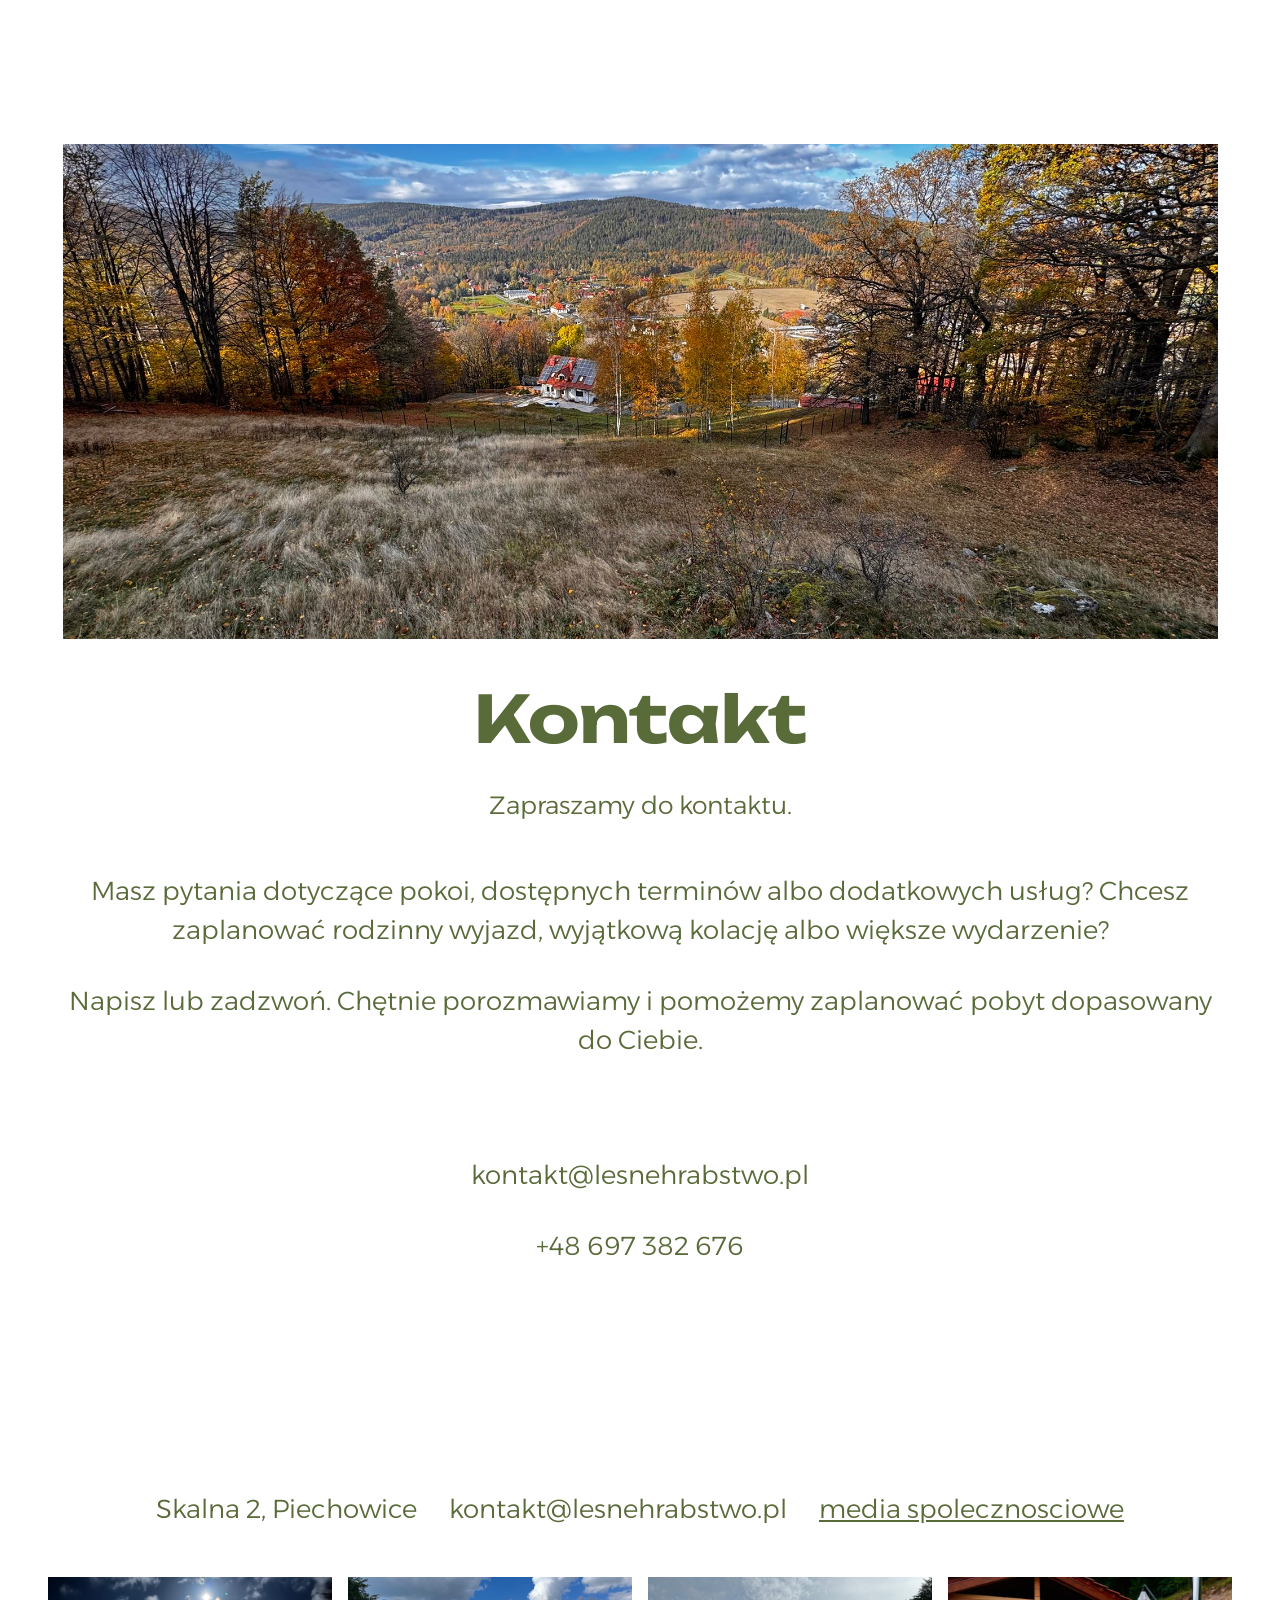
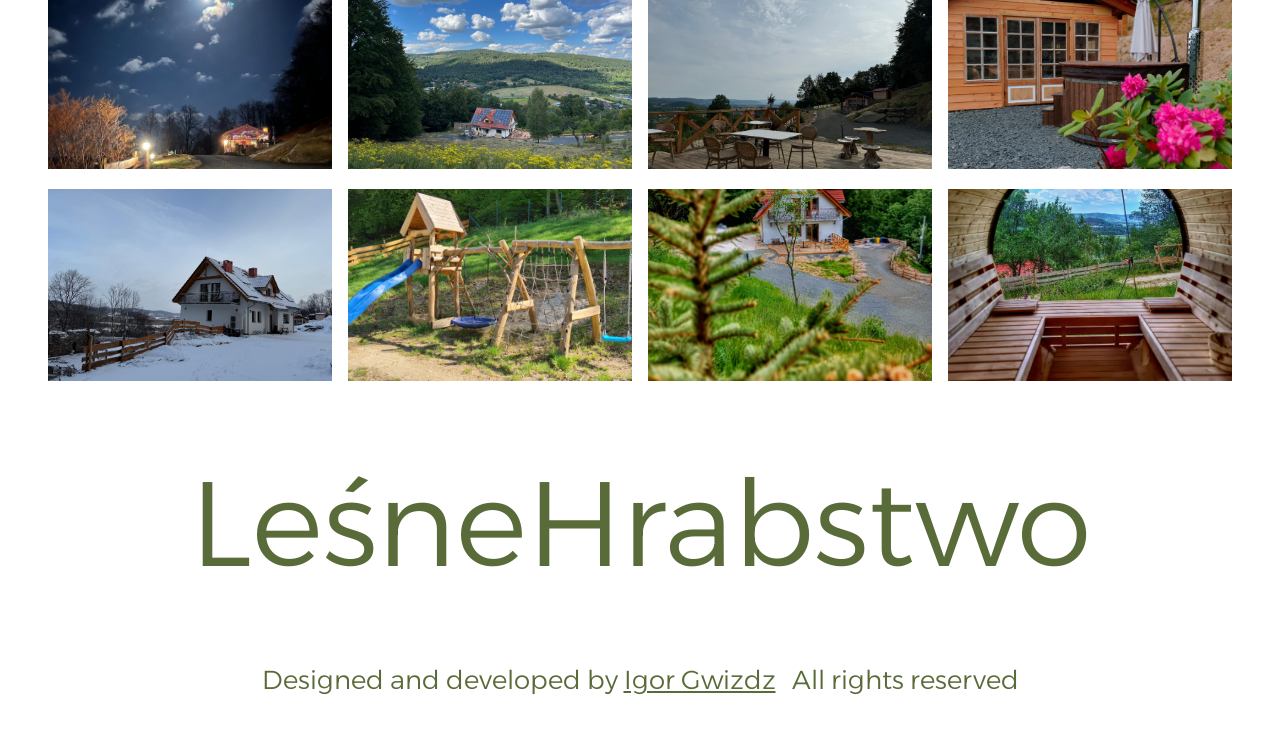
<file: kontakt.html>
<!DOCTYPE html>
<html lang="en">
<head>
    <meta charset="UTF-8">
    <meta name="viewport" content="width=device-width, initial-scale=1.0">
    <link rel="stylesheet" href="style.css">
    <link rel="stylesheet" href="responsive.css">
    <link rel="stylesheet" href="mobileMenu.css">
    <link rel="preconnect" href="https://fonts.googleapis.com">
    <link rel="preconnect" href="https://fonts.gstatic.com" crossorigin>
    <link href="https://fonts.googleapis.com/css2?family=Alexandria:wght@100..900&display=swap" rel="stylesheet">
    <link rel="preconnect" href="https://fonts.googleapis.com">
    <link rel="preconnect" href="https://fonts.gstatic.com" crossorigin>
    <link href="https://fonts.googleapis.com/css2?family=Cinzel+Decorative:wght@400;700;900&display=swap" rel="stylesheet">
    <link rel="preconnect" href="https://fonts.googleapis.com">
    <link rel="preconnect" href="https://fonts.gstatic.com" crossorigin>
    <link href="https://fonts.googleapis.com/css2?family=Unbounded:wght@200..900&display=swap" rel="stylesheet">



    <script defer src="main.js"></script>
    <script defer src="mobileNavBar.js"></script>
    <link rel="icon" href="images/logo/lesneHrabstwo-LogoWebsite.svg" type="image/x-icon">
    <title>Lesne Hrabstwo, Pokoje | prawdziwy odpoczynek w srodku lasu! Odwiedz nas juz jutro.</title>
</head>
<body>
    <header class="mobile-nav">
    <a href="index.html" class="mobile-logo">
        LEŚNE HRABSTWO
    </a>

    <button class="mobile-menu-btn" aria-label="Otwórz menu" aria-expanded="false">
        <span></span>
        <span></span>
    </button>
</header>

<nav class="mobile-menu" aria-hidden="true">

    <div class="mobile-menu-top">
        <span>MENU</span>
        <span>PIECHOWICE · KARKONOSZE</span>
    </div>

    <div class="mobile-menu-links">

       <a href="/index.html">
            <small>01.</small>
            <span>Strona główna</span>
        </a>

        <a href="/pokoje.html">
            <small>02.</small>
            <span>Pokoje</span>
        </a>

        <a href="/uslugi.html">
            <small>03.</small>
            <span>Dodatki</span>
        </a>

        <a href="/okolica.html">
            <small>04.</small>
            <span>Okolica</span>
        </a>

        <a href="/kontakt.html">
            <small>05.</small>
            <span>Kontakt</span>
        </a>

        <a href="/galeria.html">
            <small>06.</small>
            <span>Galeria</span>
        </a>

    </div>

    <div class="mobile-menu-footer">
        <span>Odpocznij. Zwolnij. Zostań na chwilę.</span>
        <span>© Leśne Hrabstwo</span>
    </div>

</nav>
    <div class="bg">
    <div id="header-placeholder"></div>
    <section class="animate">
        <img src="images/dwor/IMG-20250516-WA0224.jpg" alt="" class="heroTemplate slide-left">
        <div class="templateTekst">
            <h1 class="heroTekstTemplate slide-left">Kontakt</h1>
            <p class="heroTekstTemplateP slide-right">
                Zapraszamy do kontaktu.
            </p>
        </div>
        <div class="teksthorizontal">
            <p>
                Masz pytania dotyczące pokoi, dostępnych terminów albo dodatkowych usług? Chcesz zaplanować rodzinny wyjazd, wyjątkową kolację albo większe wydarzenie?
            </p>
            <p class="right">
                Napisz lub zadzwoń. Chętnie porozmawiamy i pomożemy zaplanować pobyt dopasowany do Ciebie.
            </p>
        </div>
        <div class="teksthorizontal">
            <p>
                kontakt@lesnehrabstwo.pl
            </p>
            <p class="right">
                +48 697 382 676
            </p>
        </div>
    </section>
    <footer>
        <div class="mainFooter">
            <p>Skalna 2, Piechowice</p>
            <p>kontakt@lesnehrabstwo.pl</p>
            <p><u>media spolecznosciowe</u></p>
        </div>
        <div class="footerImg">
            <ul>
                <li><img class="hover-icy" src="images/dom/WhatsApp Image 2025-05-22 at 19.18.03_4f90edda.jpg" alt=""></li>
                <li><img class="hover-icy" src="images/dom/WhatsApp Image 2025-05-21 at 15.36.48_fcaff110.jpg" alt=""></li>
                <li><img class="hover-icy" src="images/dom/IMG-20250516-WA0166.jpg" alt=""></li>
                <li><img class="hover-icy" src="images/saunaIballi/baliKuchniaKwiat.jpg" alt=""></li>
                <li><img class="hover-icy" src="images/dom/domZima.png" alt=""></li>
                <li><img class="hover-icy" src="images/dom/IMG-20250516-WA0205.jpg" alt=""></li>
                <li><img class="hover-icy" src="images/dom/IMG-20250516-WA0182.jpg" alt=""></li>
                <li><img class="hover-icy" src="images/saunaIballi/IMG-20250516-WA0214.jpg" alt=""></li>
            
            </ul>
        </div>
        <div class="titleFooter">
            <div class="lesne">
                <p>Leśne</p>
                <p>Hrabstwo</p>
                    <div class="cursorTracker">
                        <img src="images/logo/lesneHrabstwo-LogoWebsite.svg" alt="Logo">
                    </div>
            </div>
        </div>
        <div class="credits">
            <p>Designed and developed by <u>Igor Gwizdz</u></p>
            <p>All rights reserved</p>
        </div>
    </footer>
    </div>
</body>
</html>
</file>
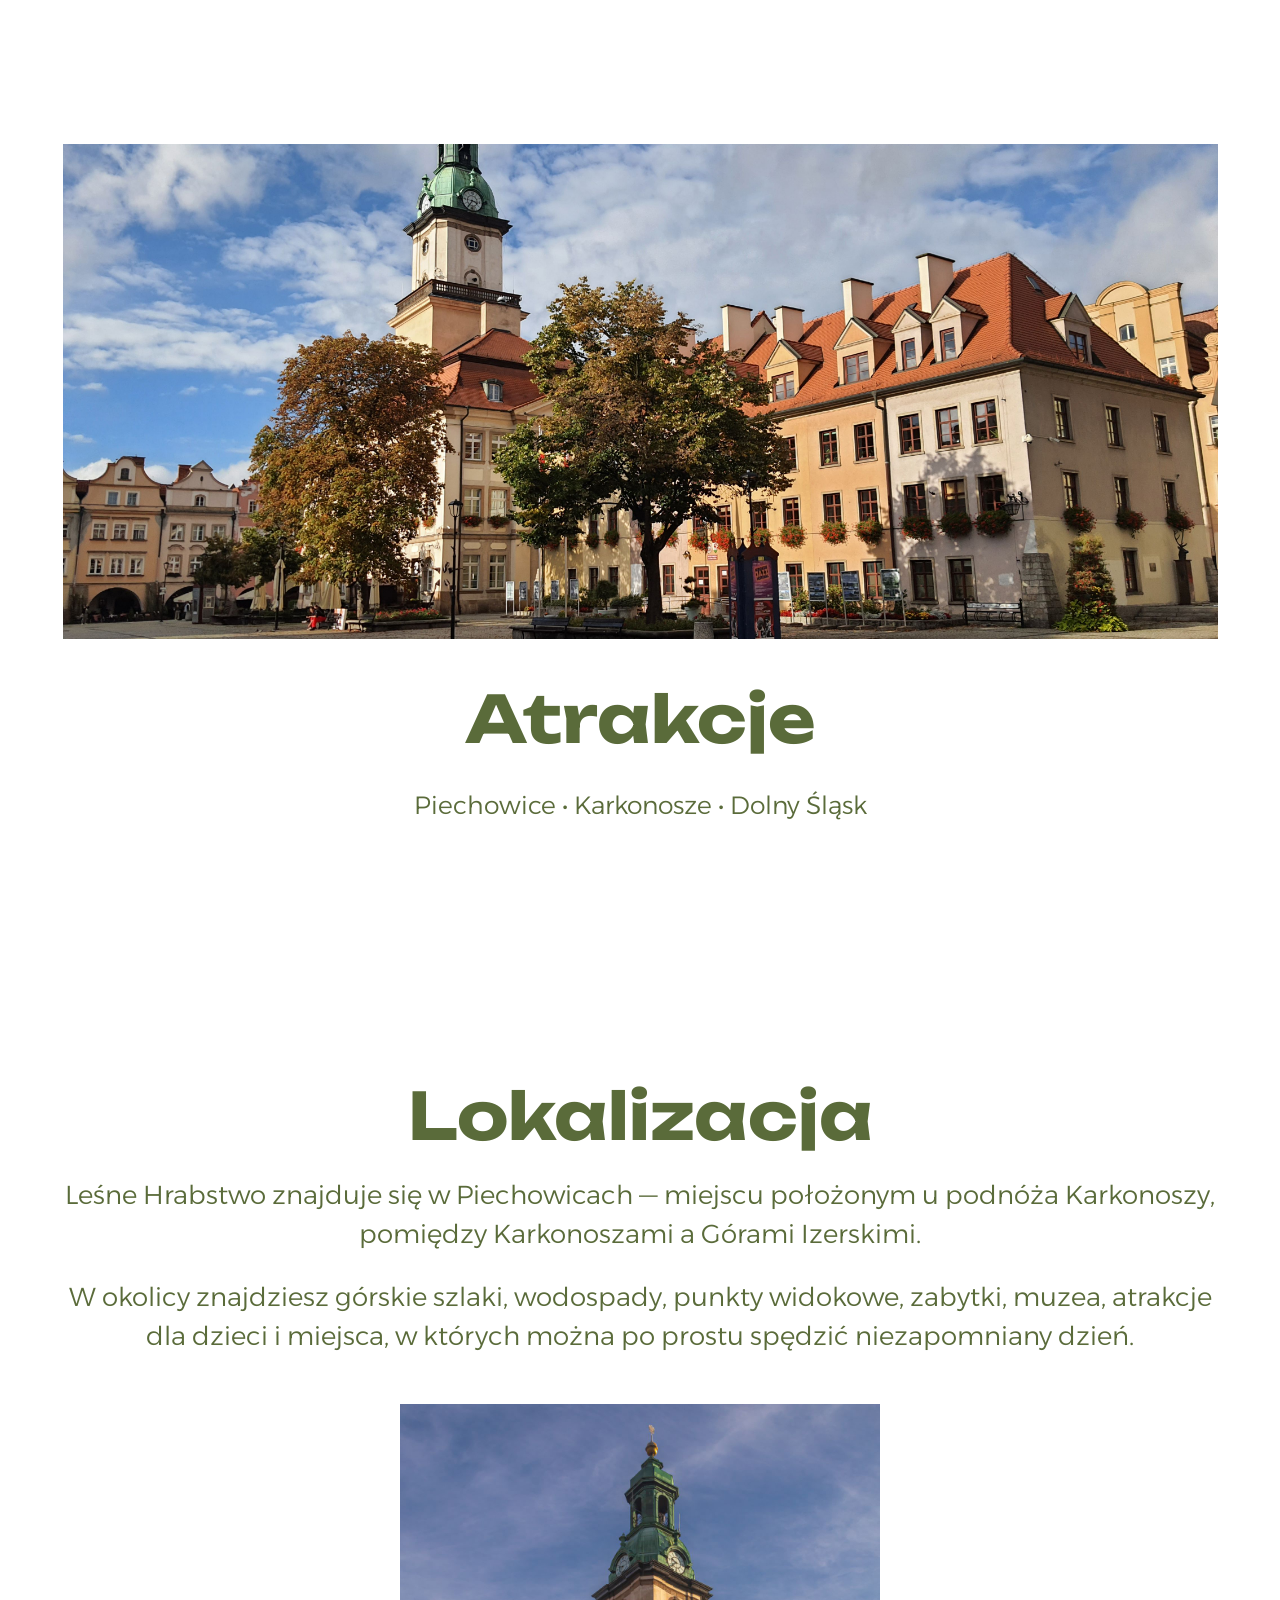
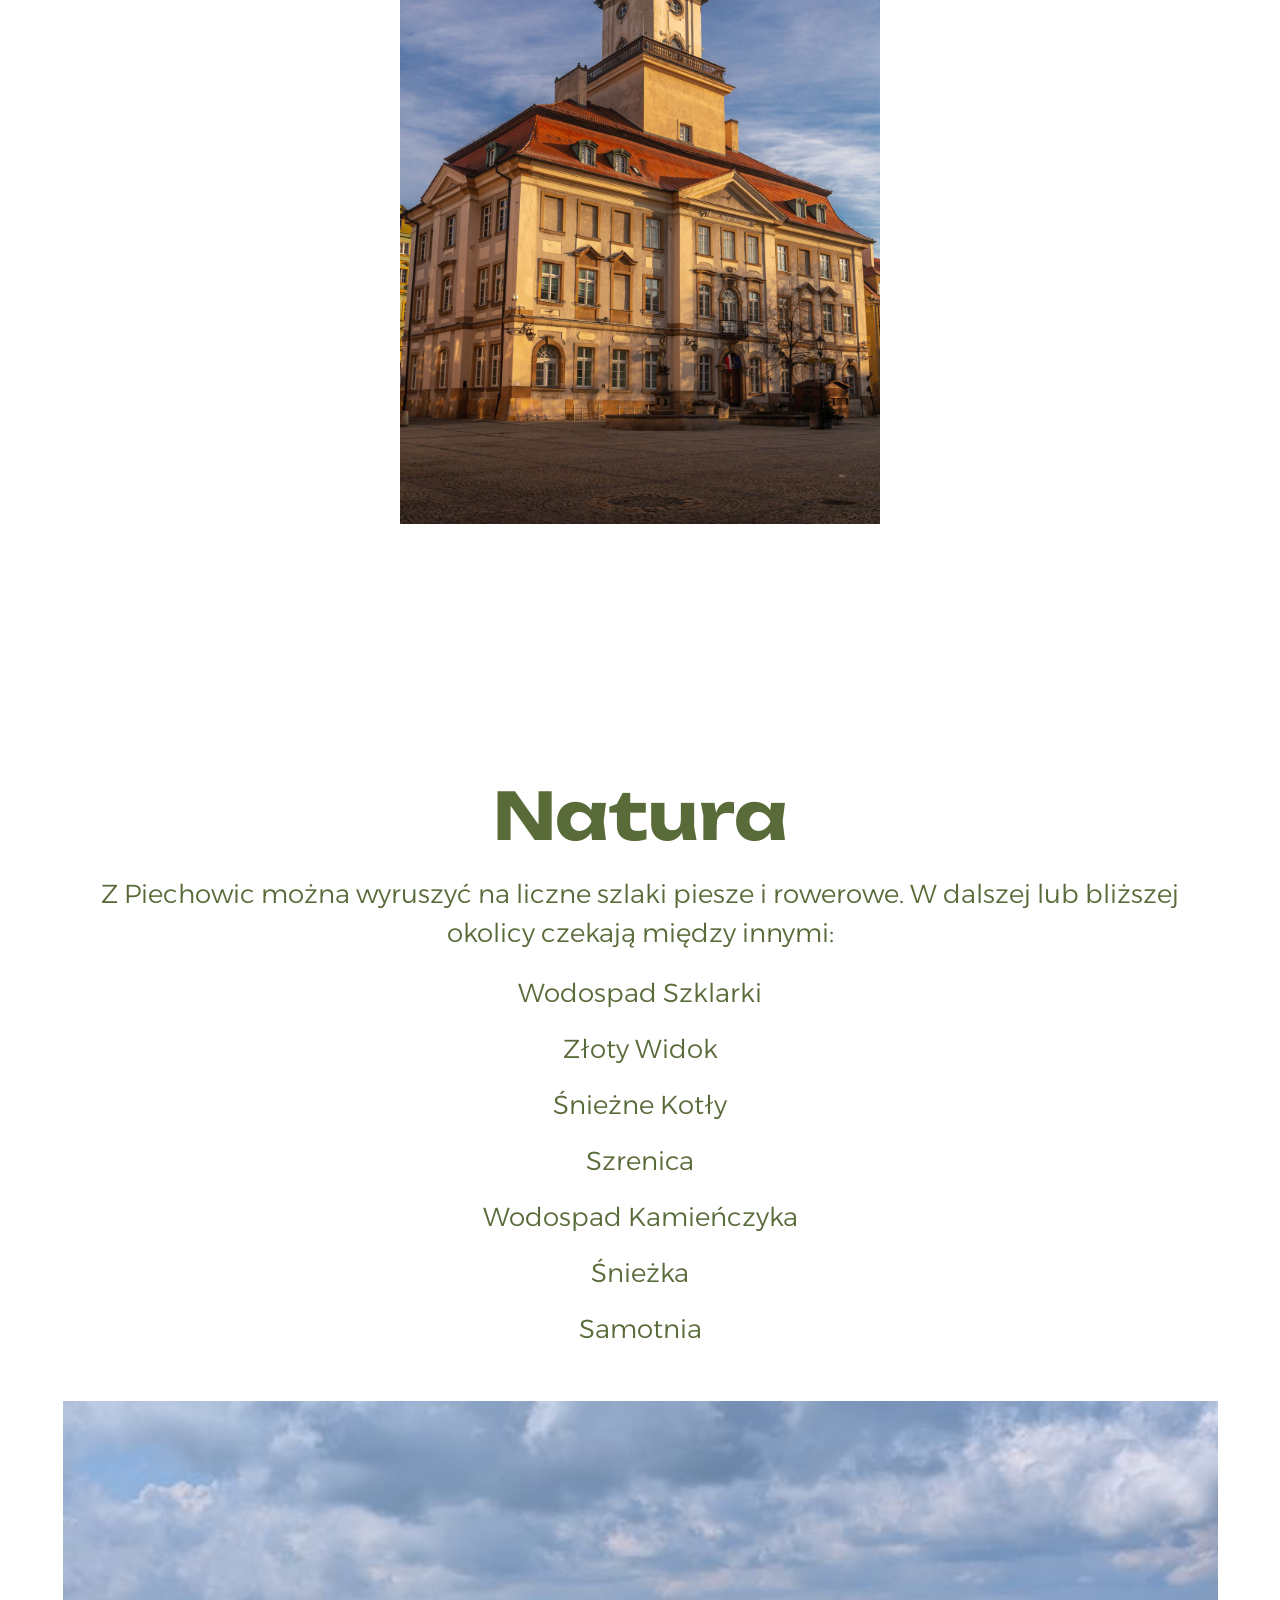
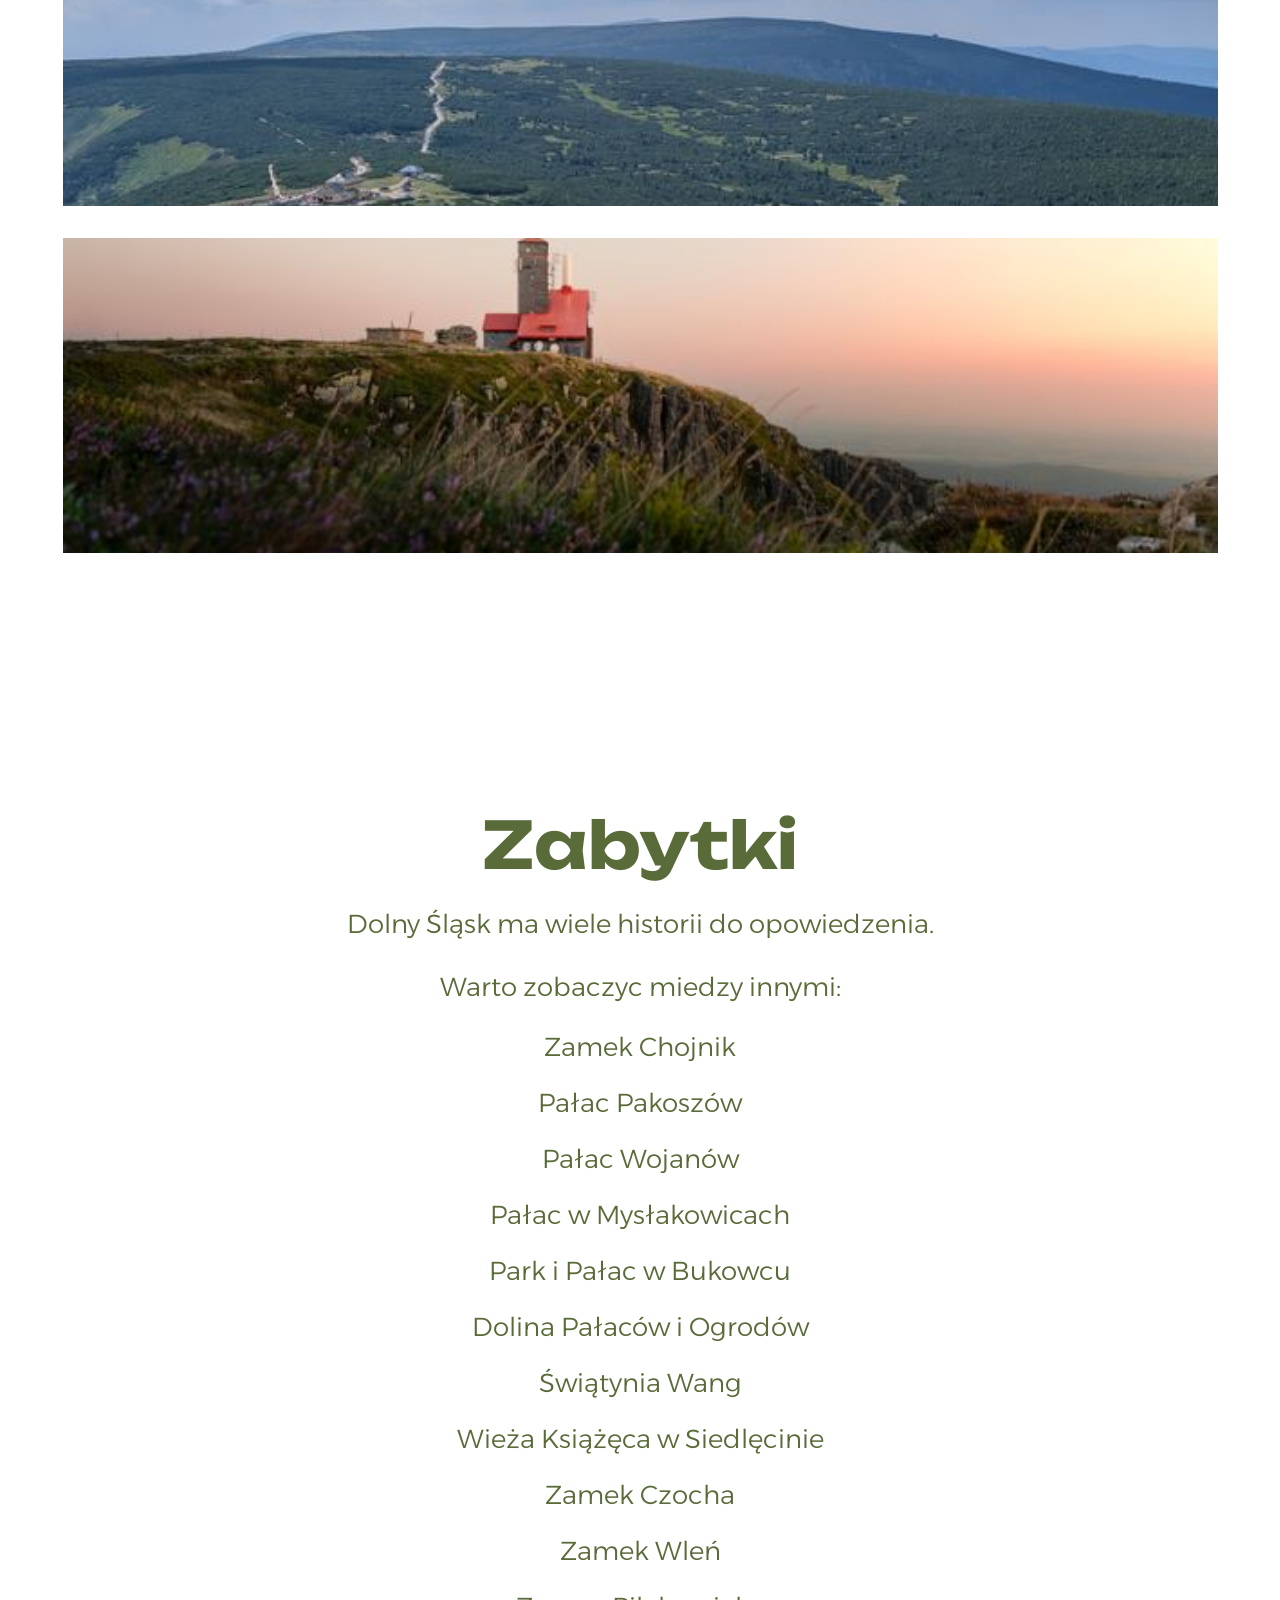
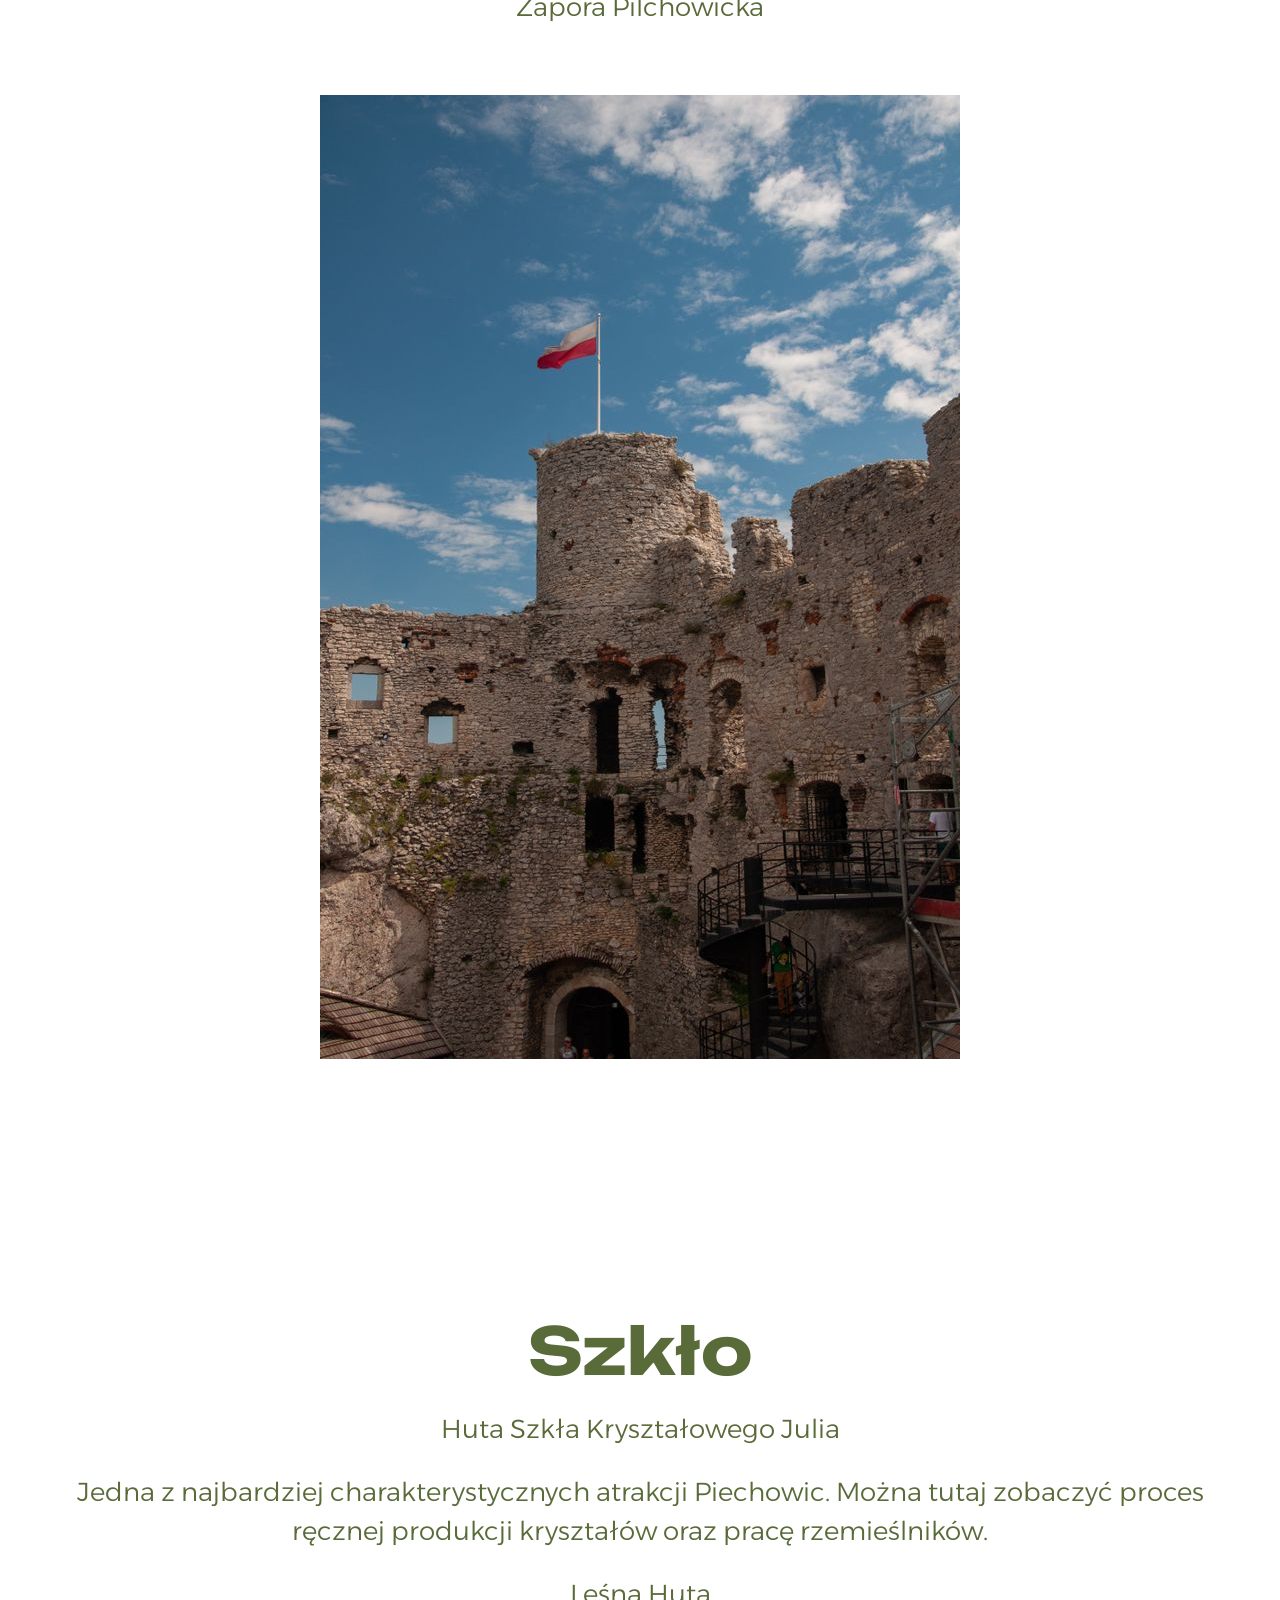
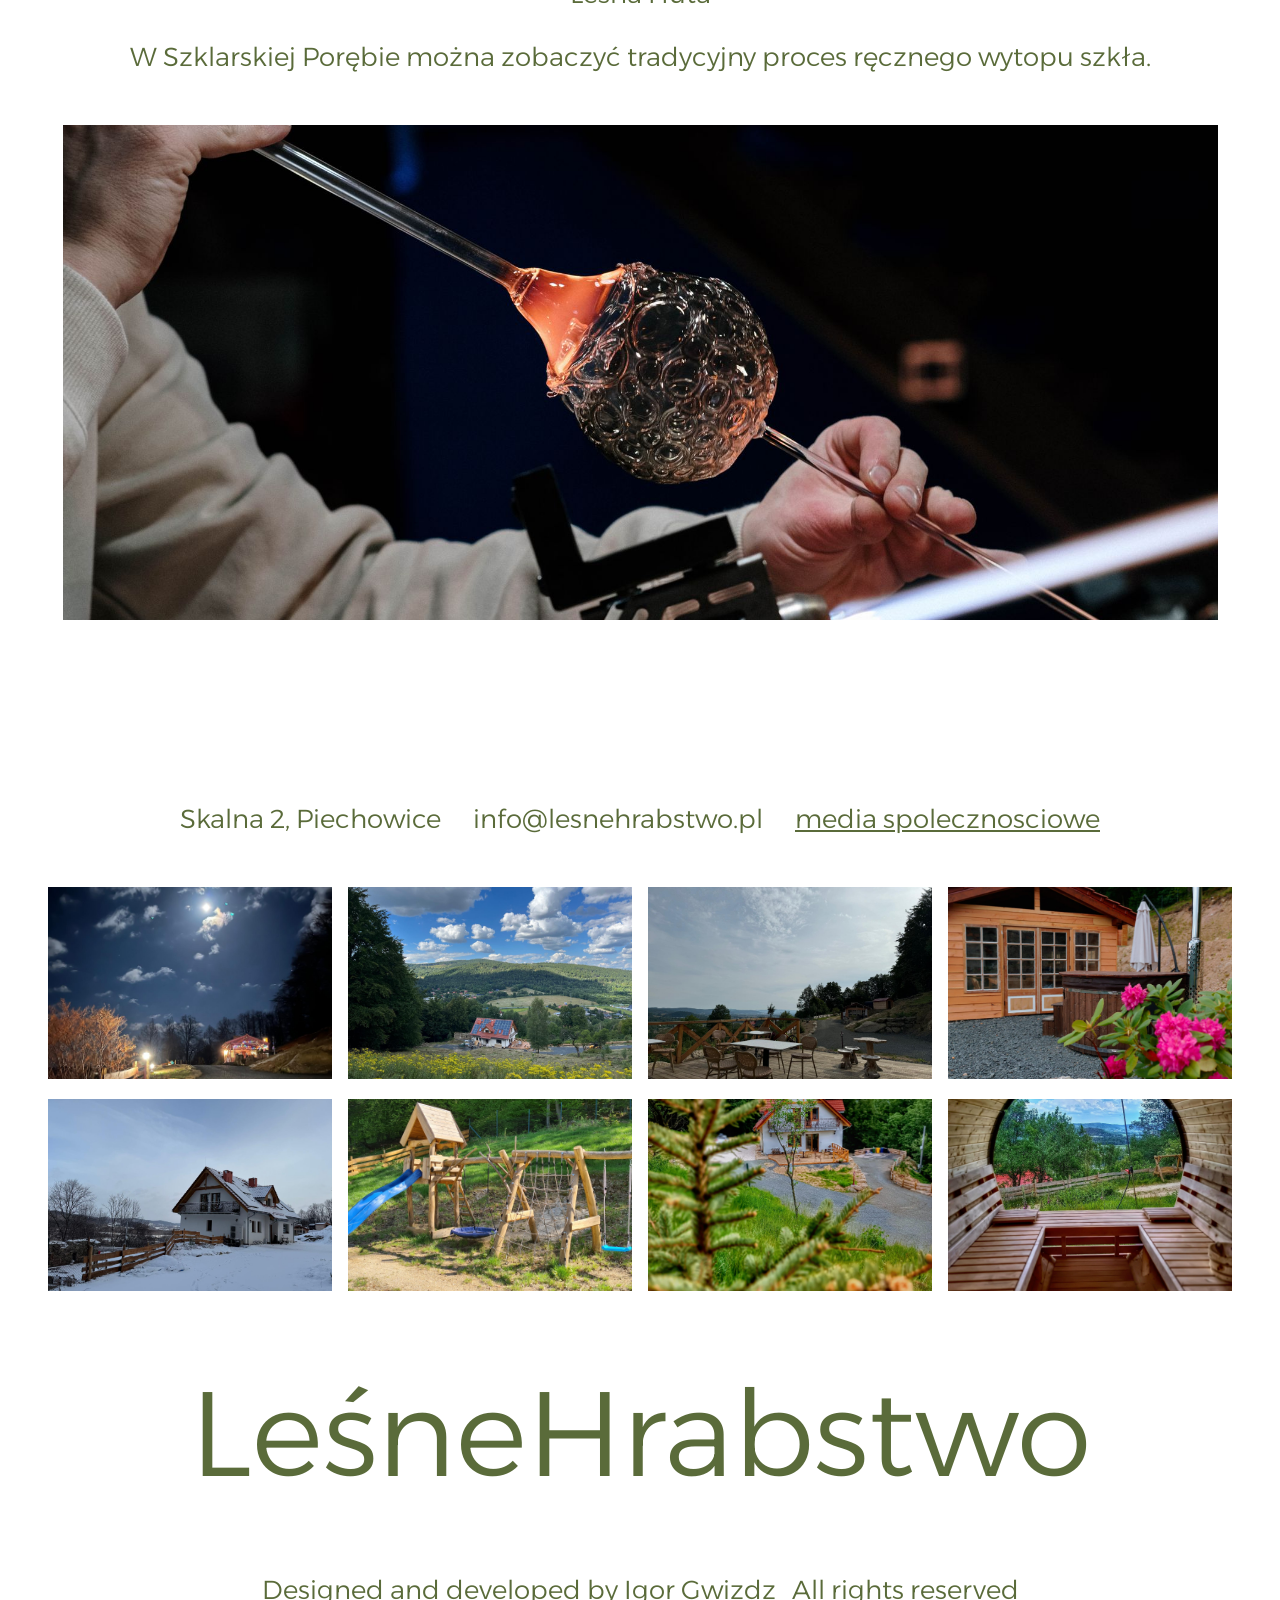
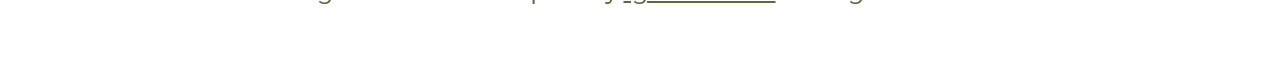
<file: okolica.html>
<!DOCTYPE html>
<html lang="en">
<head>
    <meta charset="UTF-8">
    <meta name="viewport" content="width=device-width, initial-scale=1.0">
    <link rel="stylesheet" href="style.css">
    <link rel="stylesheet" href="responsive.css">
    <link rel="stylesheet" href="mobileMenu.css">
    <link rel="preconnect" href="https://fonts.googleapis.com">
    <link rel="preconnect" href="https://fonts.gstatic.com" crossorigin>
    <link href="https://fonts.googleapis.com/css2?family=Alexandria:wght@100..900&display=swap" rel="stylesheet">
    <link rel="preconnect" href="https://fonts.googleapis.com">
    <link rel="preconnect" href="https://fonts.gstatic.com" crossorigin>
    <link href="https://fonts.googleapis.com/css2?family=Cinzel+Decorative:wght@400;700;900&display=swap" rel="stylesheet">
    <link rel="preconnect" href="https://fonts.googleapis.com">
    <link rel="preconnect" href="https://fonts.gstatic.com" crossorigin>
    <link href="https://fonts.googleapis.com/css2?family=Unbounded:wght@200..900&display=swap" rel="stylesheet">



    <script defer src="main.js"></script>
    <script defer src="mobileNavBar.js"></script>
    <link rel="icon" href="images/logo/lesneHrabstwo-LogoWebsite.svg" type="image/x-icon">
    <title>Lesne Hrabstwo, Pokoje | prawdziwy odpoczynek w srodku lasu! Odwiedz nas juz jutro.</title>
</head>
<body>
    <header class="mobile-nav">
    <a href="index.html" class="mobile-logo">
        LEŚNE HRABSTWO
    </a>

    <button class="mobile-menu-btn" aria-label="Otwórz menu" aria-expanded="false">
        <span></span>
        <span></span>
    </button>
</header>

<nav class="mobile-menu" aria-hidden="true">

    <div class="mobile-menu-top">
        <span>MENU</span>
        <span>PIECHOWICE · KARKONOSZE</span>
    </div>

    <div class="mobile-menu-links">

        <a href="/index.html">
            <small>01.</small>
            <span>Strona główna</span>
        </a>

        <a href="/pokoje.html">
            <small>02.</small>
            <span>Pokoje</span>
        </a>

        <a href="/uslugi.html">
            <small>03.</small>
            <span>Dodatki</span>
        </a>

        <a href="/okolica.html">
            <small>04.</small>
            <span>Okolica</span>
        </a>

        <a href="/kontakt.html">
            <small>05.</small>
            <span>Kontakt</span>
        </a>

        <a href="/galeria.html">
            <small>06.</small>
            <span>Galeria</span>
        </a>

    </div>

    <div class="mobile-menu-footer">
        <span>Odpocznij. Zwolnij. Zostań na chwilę.</span>
        <span>© Leśne Hrabstwo</span>
    </div>

</nav>
    <div class="bg">
    <div id="header-placeholder"></div>
    <section class="animate">
        <img src="images/okolica/pexels-krystian-b-2161563268-37635752.jpg" alt="" class="heroTemplate slide-left">
        <div class="templateTekst">
            <h1 class="heroTekstTemplate slide-left">Atrakcje</h1>
            <p class="heroTekstTemplateP slide-right">Piechowice • Karkonosze • Dolny Śląsk
            </p>
        </div>
    </section>
    <section class="pokoje animate">
        <div class="tekst1 text slide-left">
            <h2>Lokalizacja</h2>
            <p> Leśne Hrabstwo znajduje się w Piechowicach — miejscu położonym u podnóża Karkonoszy, pomiędzy Karkonoszami a Górami Izerskimi. </p> 
            <p> W okolicy znajdziesz górskie szlaki, wodospady, punkty widokowe, zabytki, muzea, atrakcje dla dzieci i miejsca, w których można po prostu spędzić niezapomniany dzień. </p>
        </div>
            <img class="maxWidth maxHeight" src="/images/okolica/pexels-gsn-travel-37635004.jpg" class="Img1 image slide-right">     
    </section>
    <section class="uslugi animate">
        <div class="uslugiTekst text slide-left">
            <h3>Natura</h3>
            <p>Z Piechowic można wyruszyć na liczne szlaki piesze i rowerowe. W dalszej lub bliższej okolicy czekają między innymi:</p>
            <ol>
                <li>Wodospad Szklarki</li>
                <li>Złoty Widok</li>
                <li>Śnieżne Kotły</li>
                <li>Szrenica</li>
                <li>Wodospad Kamieńczyka</li>
                <li>Śnieżka</li>
                <li>Samotnia</li>
            <ol>
        </div>
        
        <img class="teras image slide-right" src="/images/okolica/pexels-niko-prodan-421922755-38636536.jpg" alt="">
        <img class="bali image slide-right" src="/images/okolica/pexels-mateusz-mierzejewski-622168159-28371010.jpg" alt="">
    </section>
    <section class="pokoje animate">
        <div class="tekst1 maxWidth text slide-left">
            <h4>Zabytki</h4>
            <p>Dolny Śląsk ma wiele historii do opowiedzenia.</p>
            <p>Warto zobaczyc miedzy innymi:</p>
            <ol>
                <li>Zamek Chojnik</li> 
                <li>Pałac Pakoszów</li> 
                <li>Pałac Wojanów</li>
                <li>Pałac w Mysłakowicach</li>
                <li>Park i Pałac w Bukowcu</li> 
                <li>Dolina Pałaców i Ogrodów</li>
                <li>Świątynia Wang</li>
                <li>Wieża Książęca w Siedlęcinie</li>
                <li>Zamek Czocha</li>
                <li>Zamek Wleń</li>
                <li>Zapora Pilchowicka</li>
            <ol>
        </div>
            <img class="maxWidth" src="/images/okolica/pexels-romantymochko-2820262.jpg" class="Img1 image slide-right">     
    </section>
    <section class="animate">
        <div class="okolicaTekst">
            <h5 class="slide-left">Szkło</h5>
            <p>Huta Szkła Kryształowego Julia</p> 
            <p> Jedna z najbardziej charakterystycznych atrakcji Piechowic. Można tutaj zobaczyć proces ręcznej produkcji kryształów oraz pracę rzemieślników.</p> 
            <p>Leśna Huta</p>
            <p> W Szklarskiej Porębie można zobaczyć tradycyjny proces ręcznego wytopu szkła.</p>
             
        </div>
        <img class="okolicaZdj fioletowy slide-left" src="images/okolica/pexels-cottonbro-7519891.jpg" alt="">
    </section>
    <footer>
        <div class="mainFooter">
            <p>Skalna 2, Piechowice</p>
            <p>info@lesnehrabstwo.pl</p>
            <p><u>media spolecznosciowe</u></p>
        </div>
        <div class="footerImg">
            <ul>
                <li><img class="hover-icy" src="images/dom/WhatsApp Image 2025-05-22 at 19.18.03_4f90edda.jpg" alt=""></li>
                <li><img class="hover-icy" src="images/dom/WhatsApp Image 2025-05-21 at 15.36.48_fcaff110.jpg" alt=""></li>
                <li><img class="hover-icy" src="images/dom/IMG-20250516-WA0166.jpg" alt=""></li>
                <li><img class="hover-icy" src="images/saunaIballi/baliKuchniaKwiat.jpg" alt=""></li>
                <li><img class="hover-icy" src="images/dom/domZima.png" alt=""></li>
                <li><img class="hover-icy" src="images/dom/IMG-20250516-WA0205.jpg" alt=""></li>
                <li><img class="hover-icy" src="images/dom/IMG-20250516-WA0182.jpg" alt=""></li>
                <li><img class="hover-icy" src="images/saunaIballi/IMG-20250516-WA0214.jpg" alt=""></li>
            
            </ul>
        </div>
        <div class="titleFooter">
            <div class="lesne">
                <p>Leśne</p>
                <p>Hrabstwo</p>
                    <div class="cursorTracker">
                        <img src="images/logo/lesneHrabstwo-LogoWebsite.svg" alt="Logo">
                    </div>
            </div>
        </div>
        <div class="credits">
            <p>Designed and developed by <u>Igor Gwizdz</u></p>
            <p>All rights reserved</p>
        </div>
    </footer>
    </div>
</body>
</html>
</file>
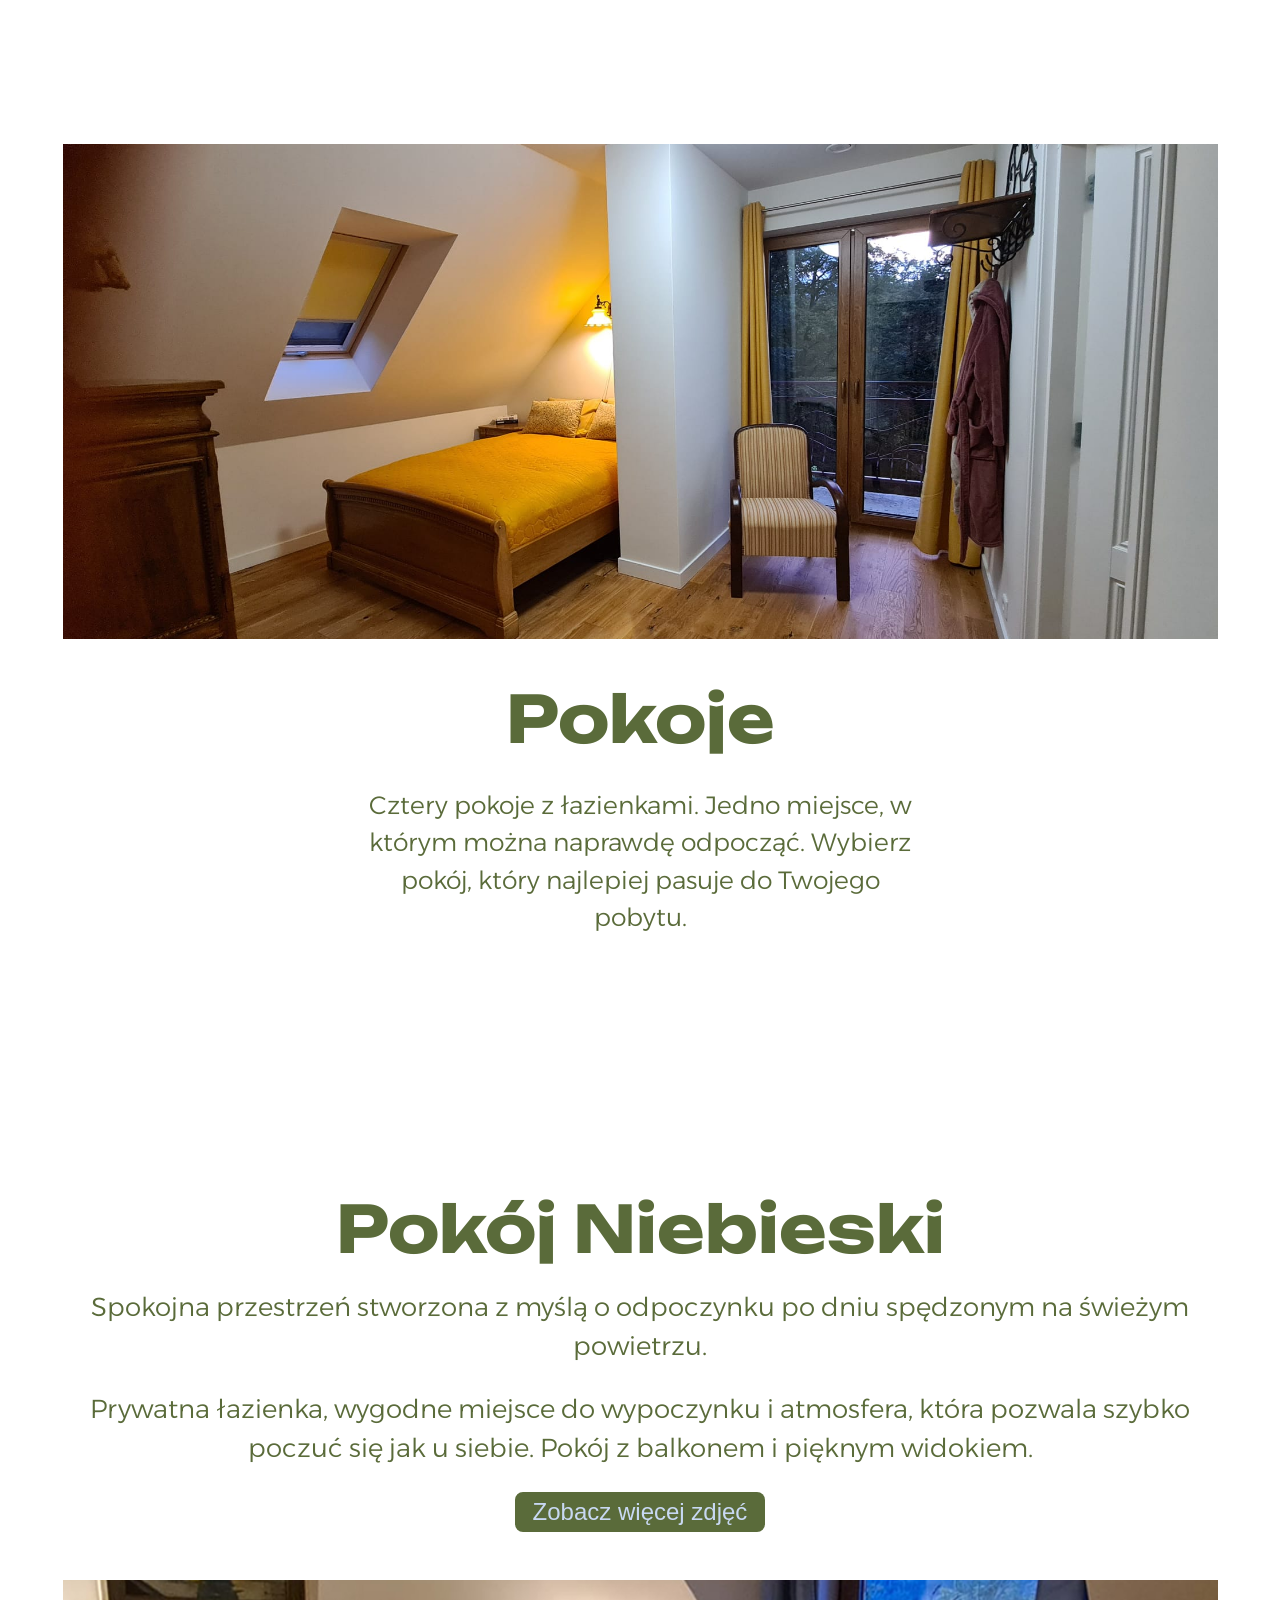
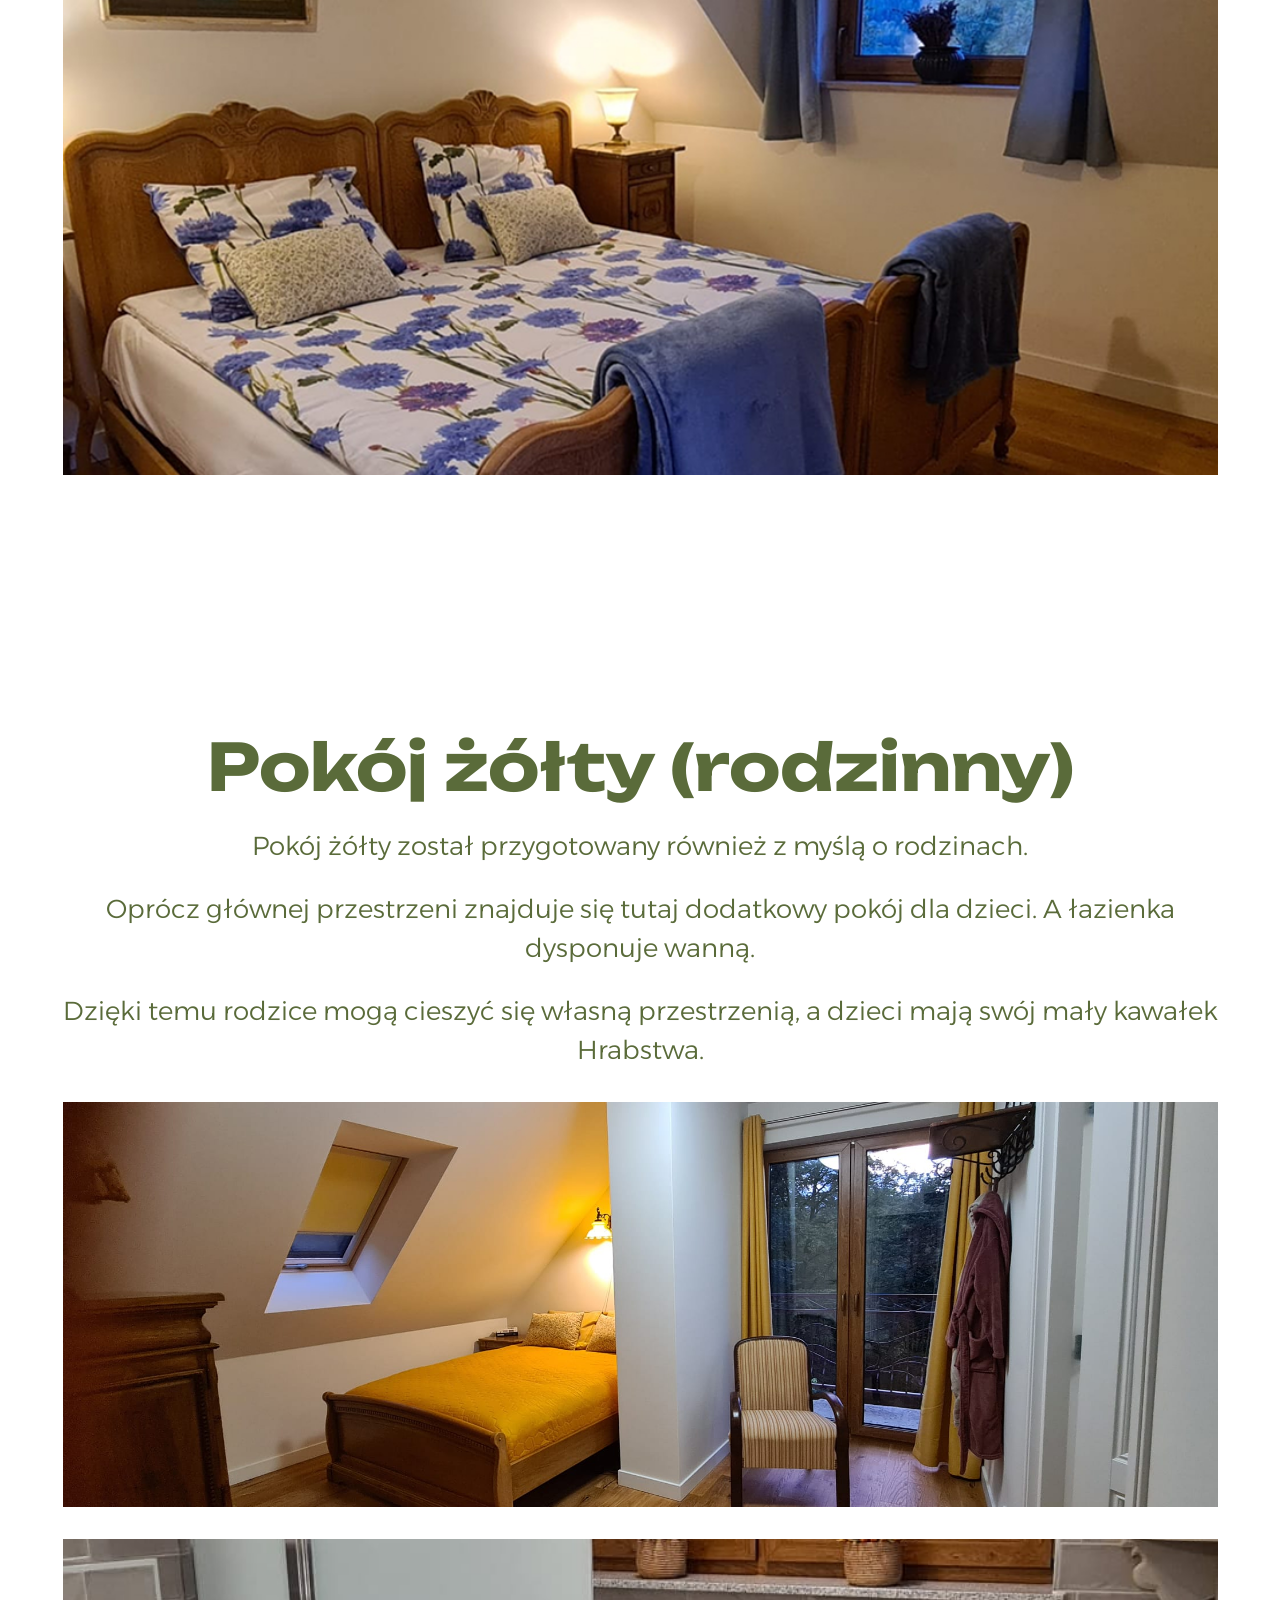
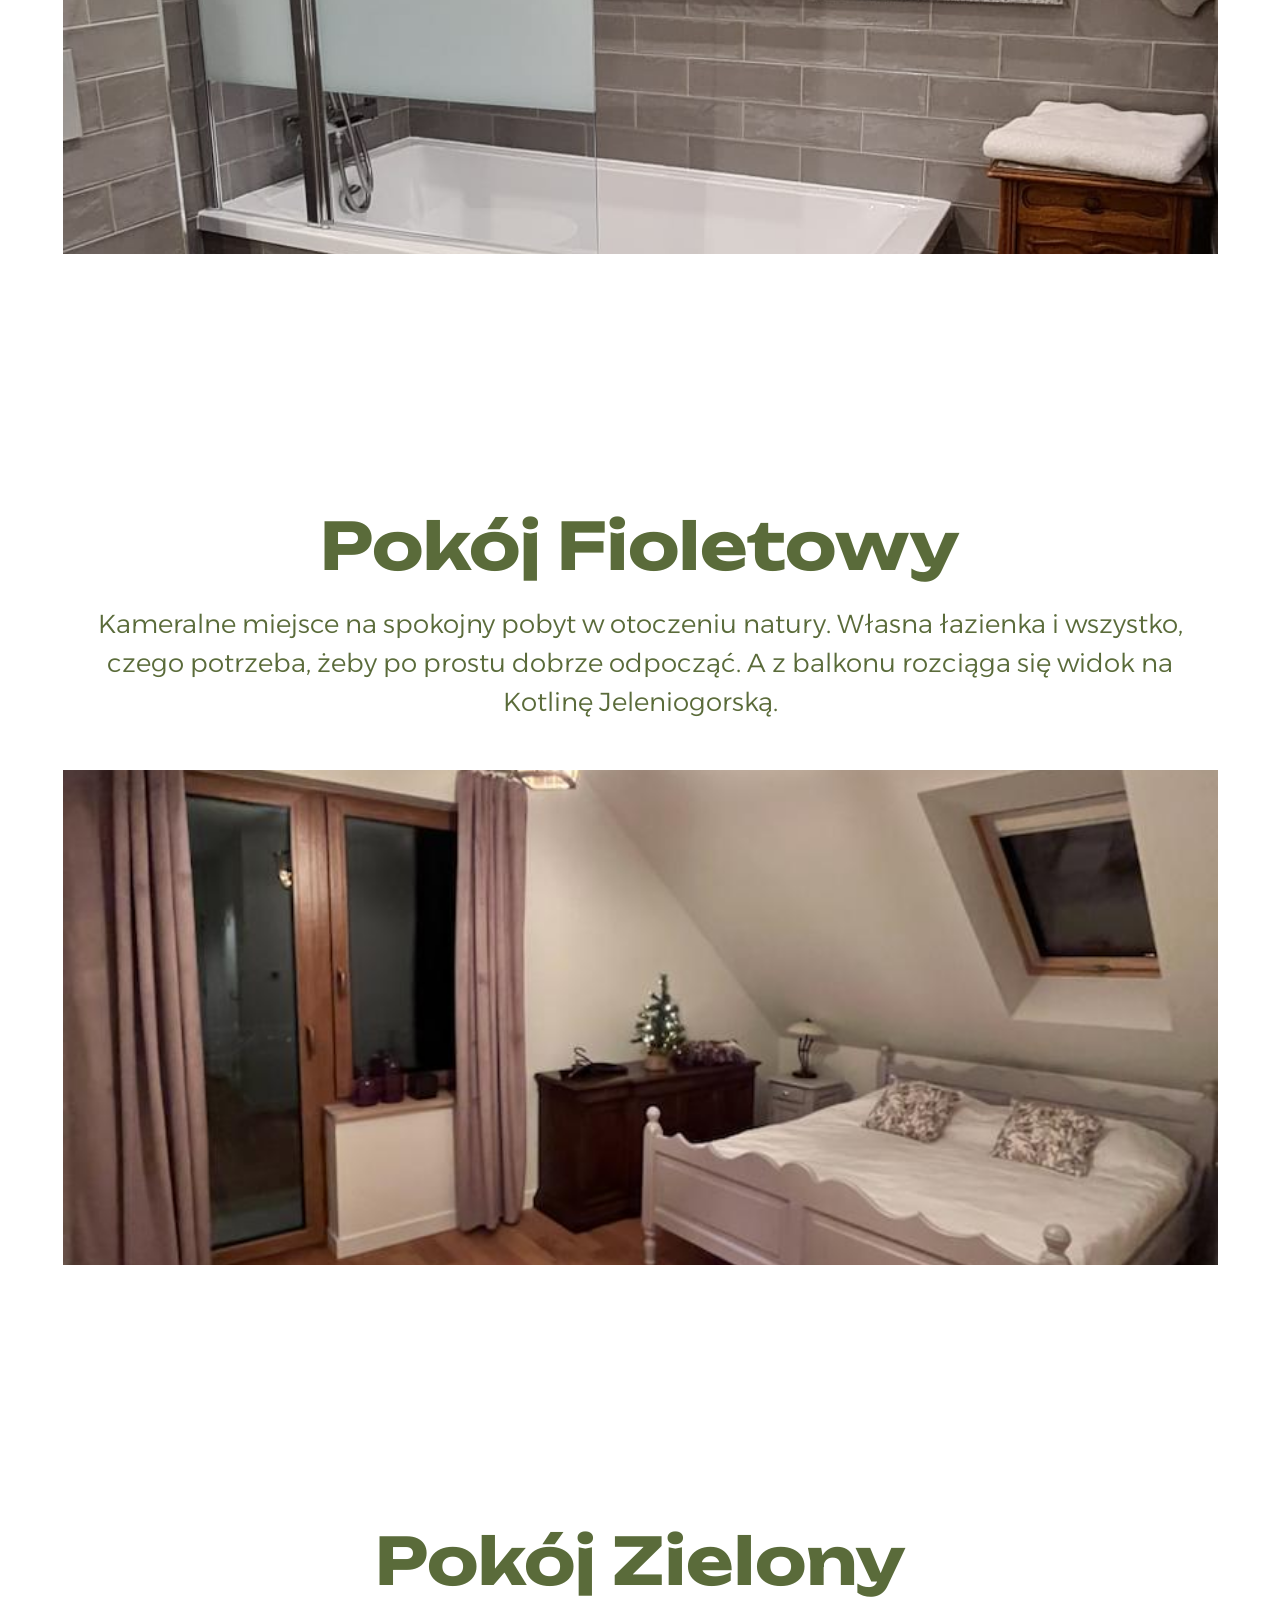
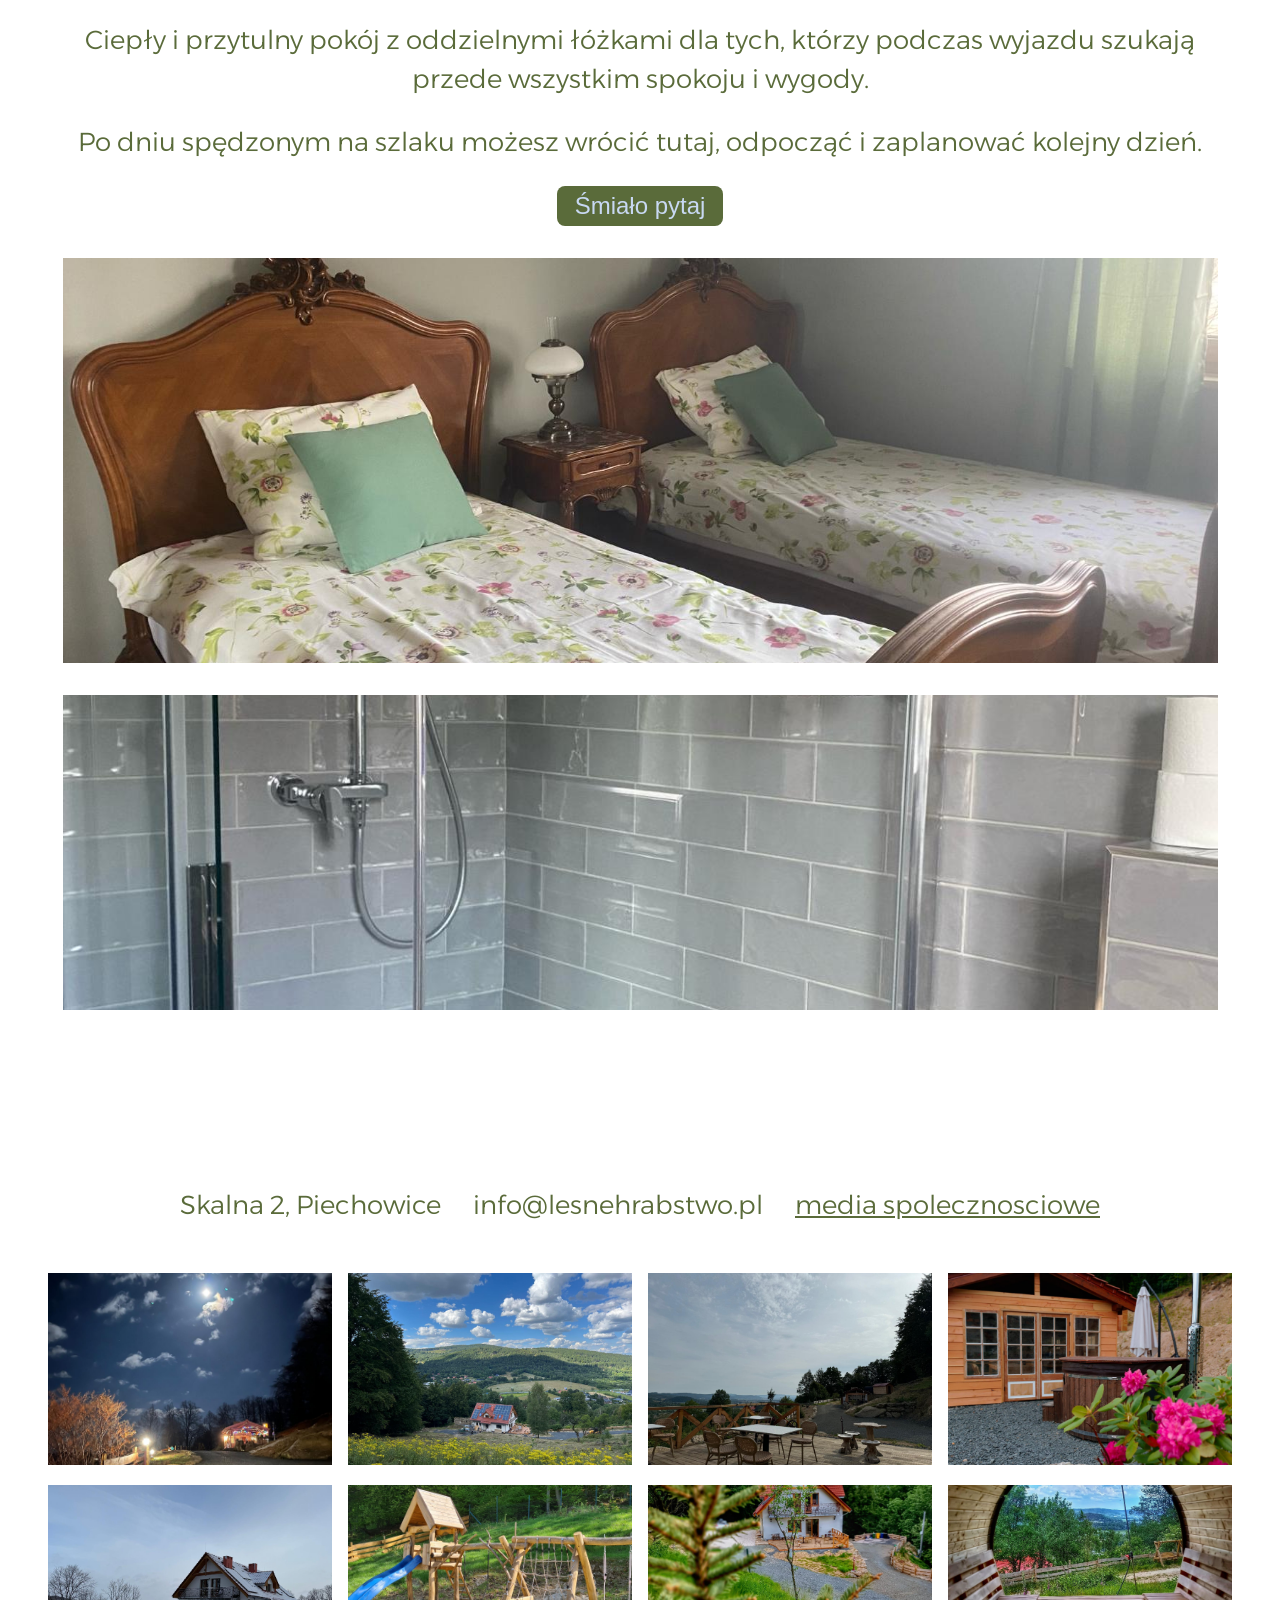
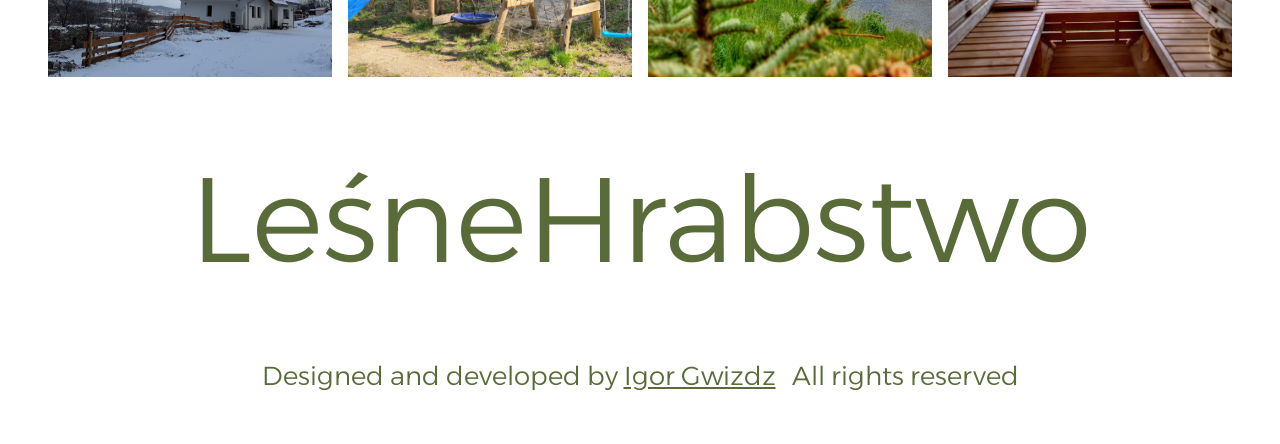
<file: pokoje.html>
<!DOCTYPE html>
<html lang="en">
<head>
    <meta charset="UTF-8">
    <meta name="viewport" content="width=device-width, initial-scale=1.0">
    <link rel="stylesheet" href="style.css">
    <link rel="stylesheet" href="responsive.css">
    <link rel="stylesheet" href="mobileMenu.css">
    <link rel="preconnect" href="https://fonts.googleapis.com">
    <link rel="preconnect" href="https://fonts.gstatic.com" crossorigin>
    <link href="https://fonts.googleapis.com/css2?family=Alexandria:wght@100..900&display=swap" rel="stylesheet">
    <link rel="preconnect" href="https://fonts.googleapis.com">
    <link rel="preconnect" href="https://fonts.gstatic.com" crossorigin>
    <link href="https://fonts.googleapis.com/css2?family=Cinzel+Decorative:wght@400;700;900&display=swap" rel="stylesheet">
    <link rel="preconnect" href="https://fonts.googleapis.com">
    <link rel="preconnect" href="https://fonts.gstatic.com" crossorigin>
    <link href="https://fonts.googleapis.com/css2?family=Unbounded:wght@200..900&display=swap" rel="stylesheet">



    <script defer src="main.js"></script>
    <script defer src="mobileNavBar.js"></script>
    <link rel="icon" href="images/logo/lesneHrabstwo-LogoWebsite.svg" type="image/x-icon">
    <title>Lesne Hrabstwo, Pokoje | prawdziwy odpoczynek w srodku lasu! Odwiedz nas juz jutro.</title>
</head>
<body>
    <header class="mobile-nav">
    <a href="index.html" class="mobile-logo">
        LEŚNE HRABSTWO
    </a>

    <button class="mobile-menu-btn" aria-label="Otwórz menu" aria-expanded="false">
        <span></span>
        <span></span>
    </button>
</header>

<nav class="mobile-menu" aria-hidden="true">

    <div class="mobile-menu-top">
        <span>MENU</span>
        <span>PIECHOWICE · KARKONOSZE</span>
    </div>

    <div class="mobile-menu-links">

        <a href="/index.html">
            <small>01.</small>
            <span>Strona główna</span>
        </a>

        <a href="/pokoje.html">
            <small>02.</small>
            <span>Pokoje</span>
        </a>

        <a href="/uslugi.html">
            <small>03.</small>
            <span>Dodatki</span>
        </a>

        <a href="/okolica.html">
            <small>04.</small>
            <span>Okolica</span>
        </a>

        <a href="/kontakt.html">
            <small>05.</small>
            <span>Kontakt</span>
        </a>

        <a href="/galeria.html">
            <small>06.</small>
            <span>Galeria</span>
        </a>

    </div>

    <div class="mobile-menu-footer">
        <span>Odpocznij. Zwolnij. Zostań na chwilę.</span>
        <span>© Leśne Hrabstwo</span>
    </div>

</nav>
    <div class="bg">
    <div id="header-placeholder"></div>
    <section class="animate">
        <img src="images/pokoje/IMG-20250516-WA0199.jpg" alt="" class="heroTemplate slide-left">
        <div class="templateTekst">
            <h1 class="heroTekstTemplate slide-left">Pokoje</h1>
            <p class="heroTekstTemplateP slide-right">Cztery pokoje z łazienkami. Jedno miejsce, w którym można naprawdę odpocząć.
            
            Wybierz pokój, który najlepiej pasuje do Twojego pobytu.
            </p>
        </div>
    </section>
    <section class="pokoje animate">
        <div class="tekst1 text slide-left">
            <h2>Pokój Niebieski</h2>
            <p> Spokojna przestrzeń stworzona z myślą o odpoczynku po dniu spędzonym na świeżym powietrzu. </p> 
            <p> Prywatna łazienka, wygodne miejsce do wypoczynku i atmosfera, która pozwala szybko poczuć się jak u siebie. Pokój z balkonem i pięknym widokiem.</p>
            <button><a class="bT" href="/galeria.html">Zobacz więcej zdjęć</a></button>
        </div>
            <img src="/images/pokoje/Rectangle 14.jpg" class="Img1 image slide-right">     
    </section>
    <section class="uslugi animate">
        <div class="uslugiTekst text slide-left">
            <h3>Pokój żółty (rodzinny)</h3>
            <p> Pokój żółty został przygotowany również z myślą o rodzinach. </p>
            <p> Oprócz głównej przestrzeni znajduje się tutaj dodatkowy pokój dla dzieci. A łazienka dysponuje wanną.</p> 
            <p> Dzięki temu rodzice mogą cieszyć się własną przestrzenią, a dzieci mają swój mały kawałek Hrabstwa. </p>
        </div>
        
        <img class="teras image slide-right" src="/images/pokoje/IMG-20250516-WA0199.jpg" alt="">
        <img class="bali image slide-right" src="/images/pokoje/IMG-20250516-WA0201.jpg" alt="">
    </section>

    <section class="animate">
        <div class="okolicaTekst">
            <h5 class="slide-left">Pokój Fioletowy</h5>
            <div class="tekstFioletowy">
                <p class="slide-right">Kameralne miejsce na spokojny pobyt w otoczeniu natury. Własna łazienka i wszystko, czego potrzeba, żeby po prostu dobrze odpocząć. A z balkonu rozciąga się widok na Kotlinę Jeleniogorską.</p>
            </div>
        </div>
        <img class="okolicaZdj fioletowy slide-left" src="images/pokoje/IMG-20250516-WA0185.jpg" alt="">
    </section>
    <section class="uslugi animate">
        <div class="uslugiTekst text slide-left">
            <h3>Pokój Zielony</h3>
            <p> Ciepły i przytulny pokój z oddzielnymi łóżkami dla tych, którzy podczas wyjazdu szukają przede wszystkim spokoju i wygody. </p> 
            <p> Po dniu spędzonym na szlaku możesz wrócić tutaj, odpocząć i zaplanować kolejny dzień. </p>
            <button><a class="bT" href="/kontakt.html">Śmiało pytaj</a></button>
        </div>
        
        <img class="teras image slide-right" src="/images/pokoje/IMG-20250522-WA0032.jpg" alt="">
        <img class="bali image slide-right" src="/images/pokoje/IMG-20250522-WA0031.jpg" alt="">
    </section>
    <footer>
        <div class="mainFooter">
            <p>Skalna 2, Piechowice</p>
            <p>info@lesnehrabstwo.pl</p>
            <p><u>media spolecznosciowe</u></p>
        </div>
        <div class="footerImg">
            <ul>
                <li><img class="hover-icy" src="images/dom/WhatsApp Image 2025-05-22 at 19.18.03_4f90edda.jpg" alt=""></li>
                <li><img class="hover-icy" src="images/dom/WhatsApp Image 2025-05-21 at 15.36.48_fcaff110.jpg" alt=""></li>
                <li><img class="hover-icy" src="images/dom/IMG-20250516-WA0166.jpg" alt=""></li>
                <li><img class="hover-icy" src="images/saunaIballi/baliKuchniaKwiat.jpg" alt=""></li>
                <li><img class="hover-icy" src="images/dom/domZima.png" alt=""></li>
                <li><img class="hover-icy" src="images/dom/IMG-20250516-WA0205.jpg" alt=""></li>
                <li><img class="hover-icy" src="images/dom/IMG-20250516-WA0182.jpg" alt=""></li>
                <li><img class="hover-icy" src="images/saunaIballi/IMG-20250516-WA0214.jpg" alt=""></li>
            
            </ul>
        </div>
        <div class="titleFooter">
            <div class="lesne">
                <p>Leśne</p>
                <p>Hrabstwo</p>
                    <div class="cursorTracker">
                        <img src="images/logo/lesneHrabstwo-LogoWebsite.svg" alt="Logo">
                    </div>
            </div>
        </div>
        <div class="credits">
            <p>Designed and developed by <u>Igor Gwizdz</u></p>
            <p>All rights reserved</p>
        </div>
    </footer>
    </div>
</body>
</html>
</file>
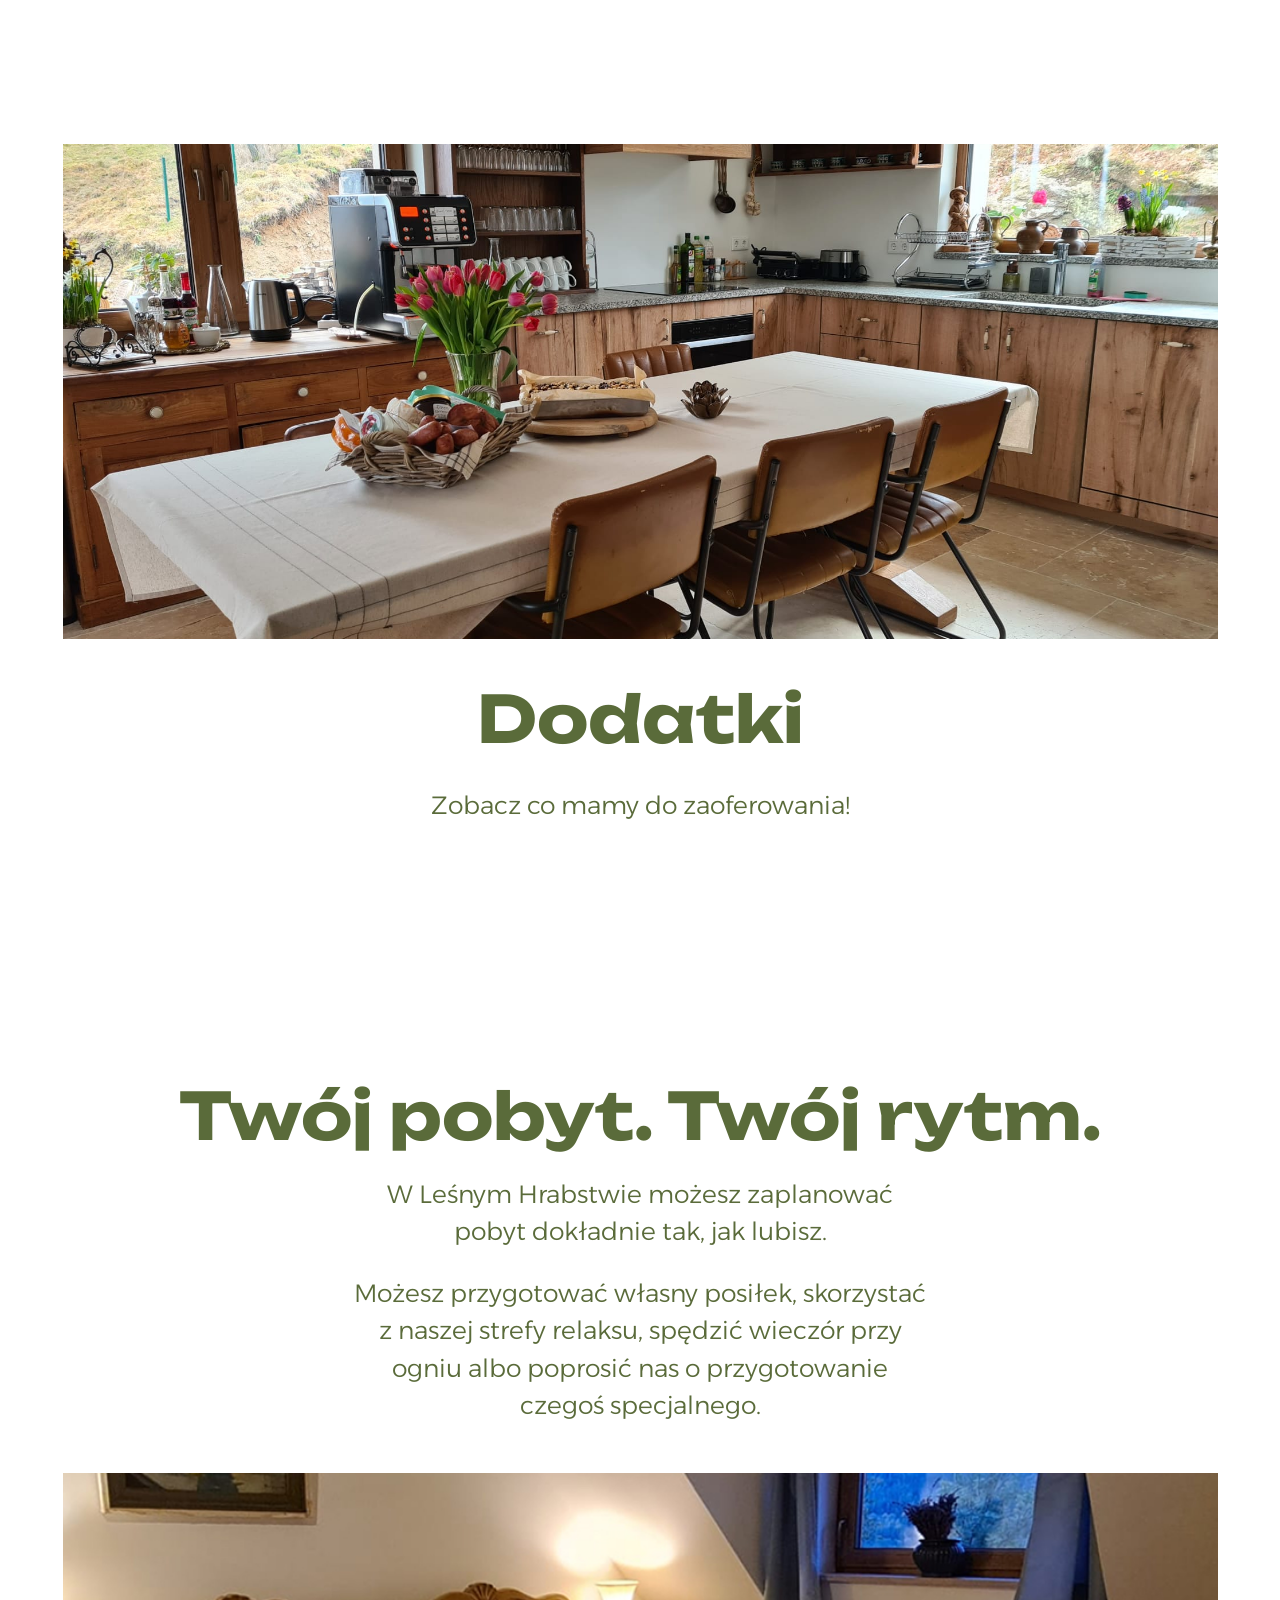
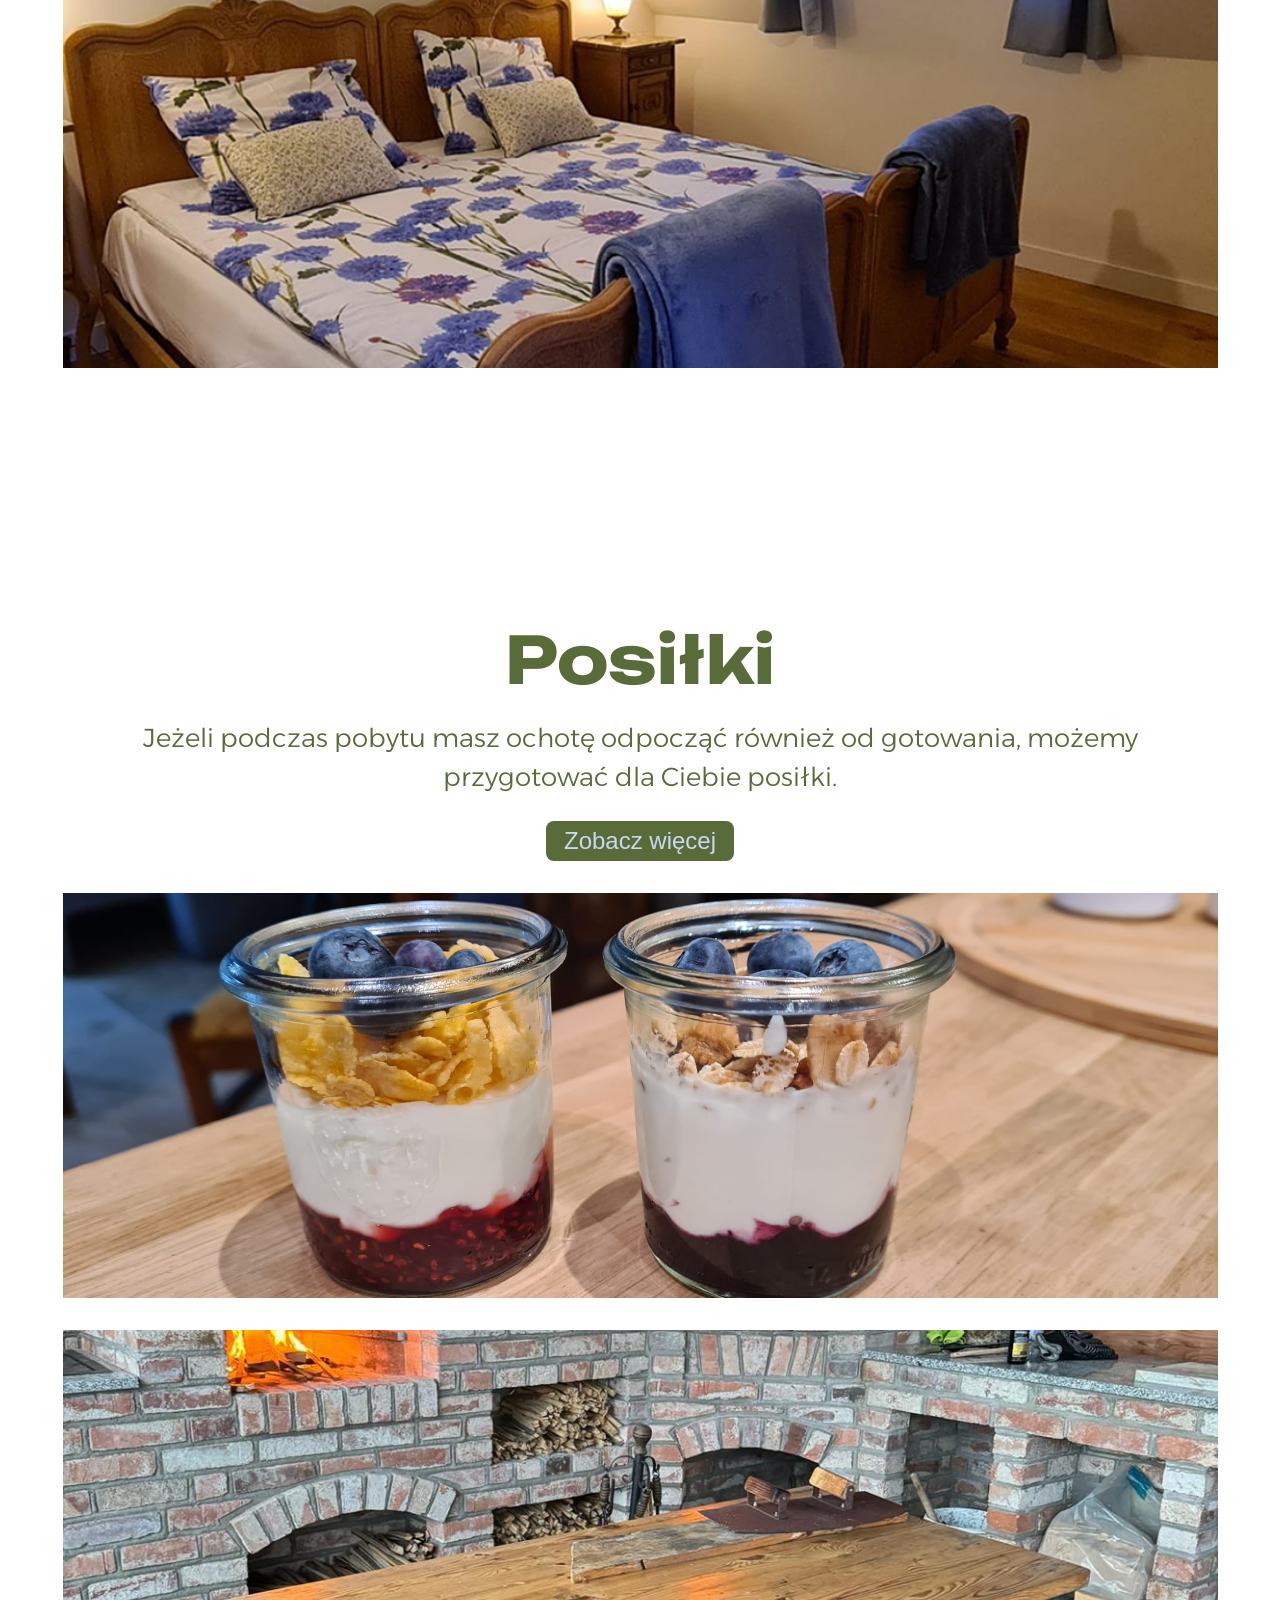
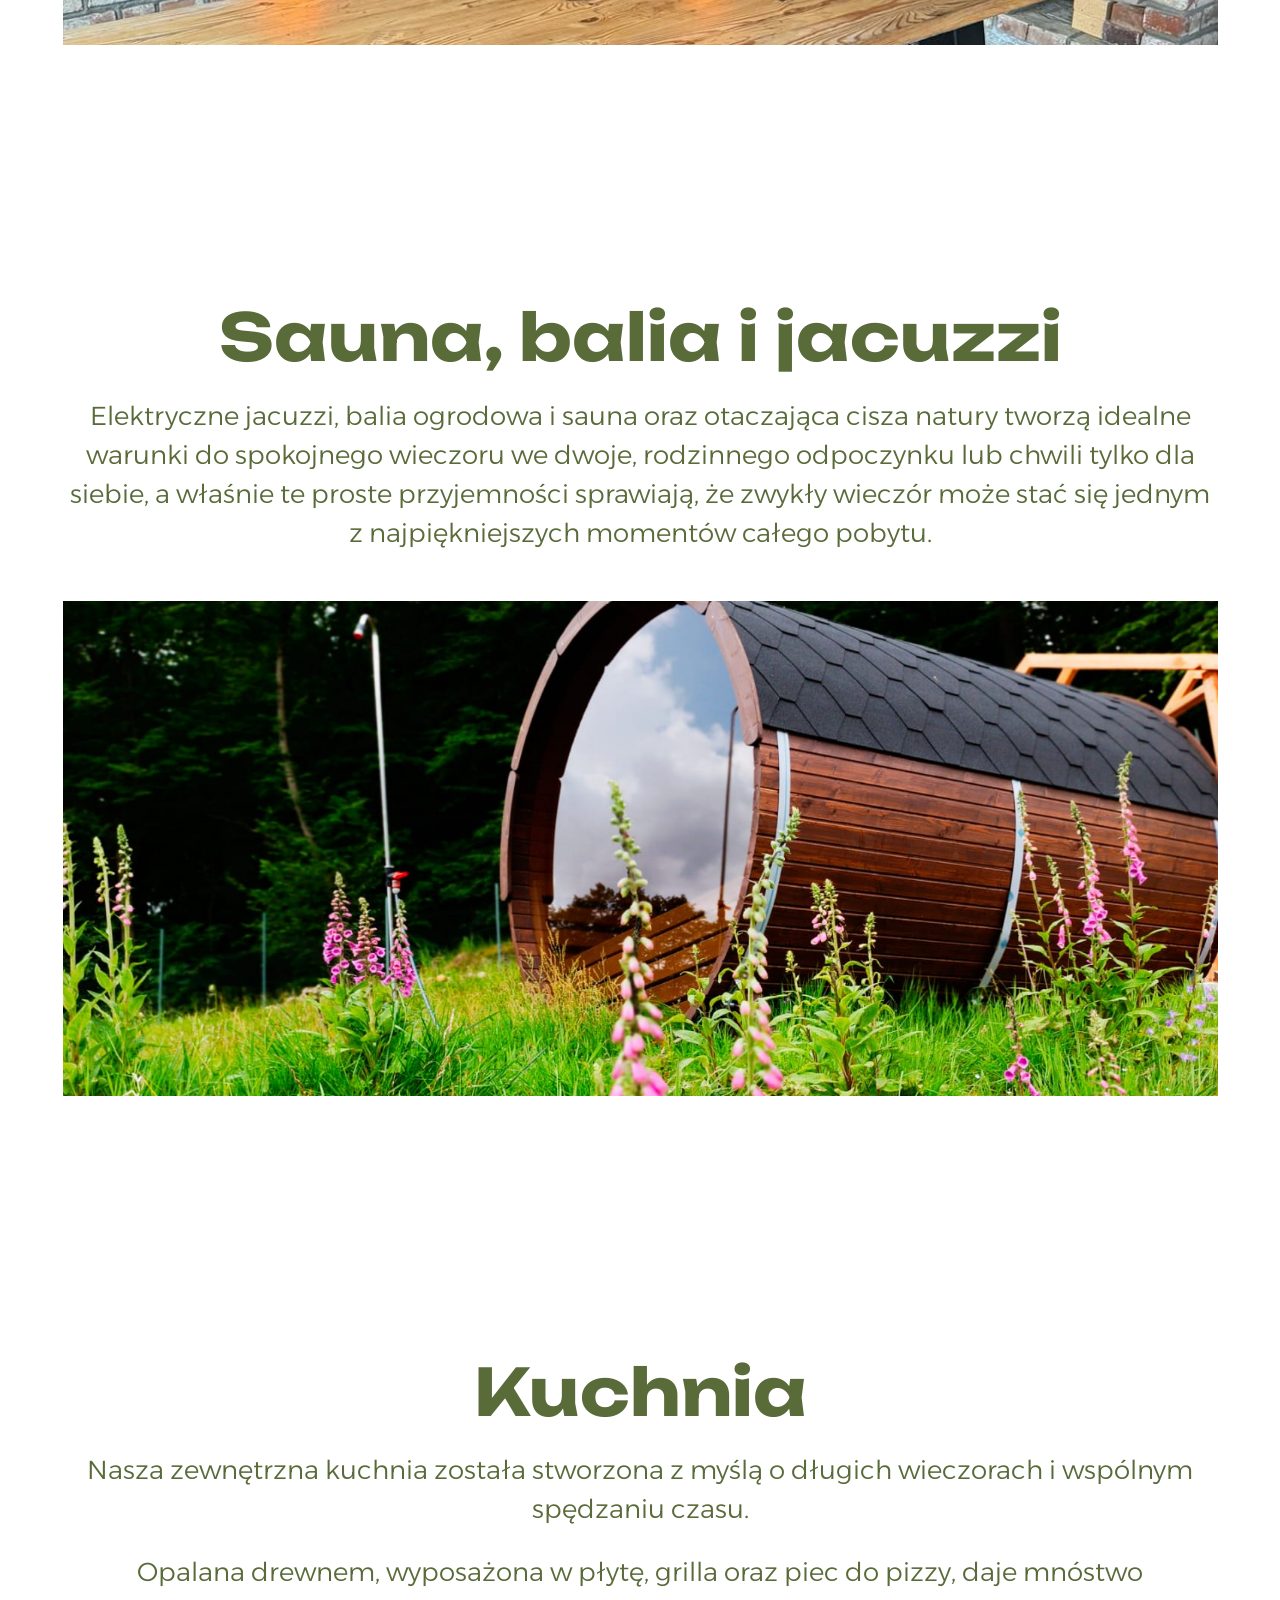
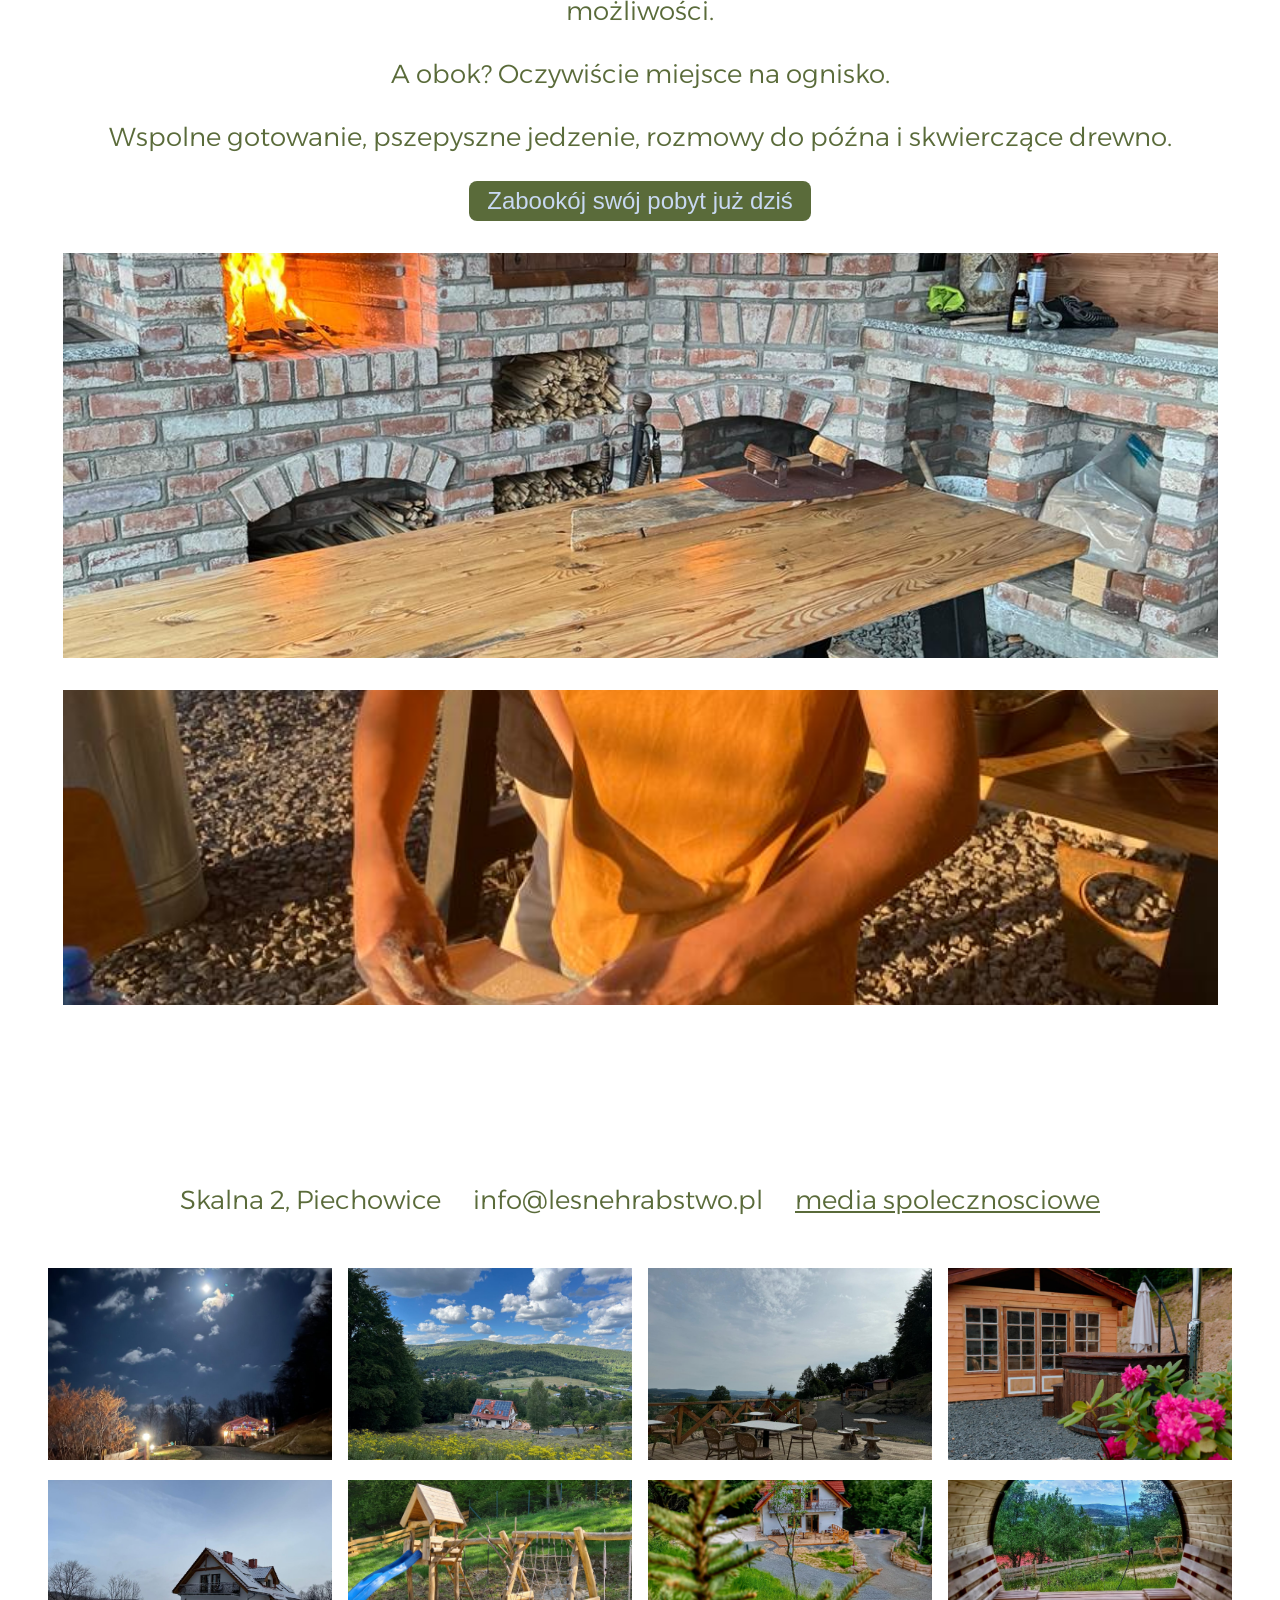
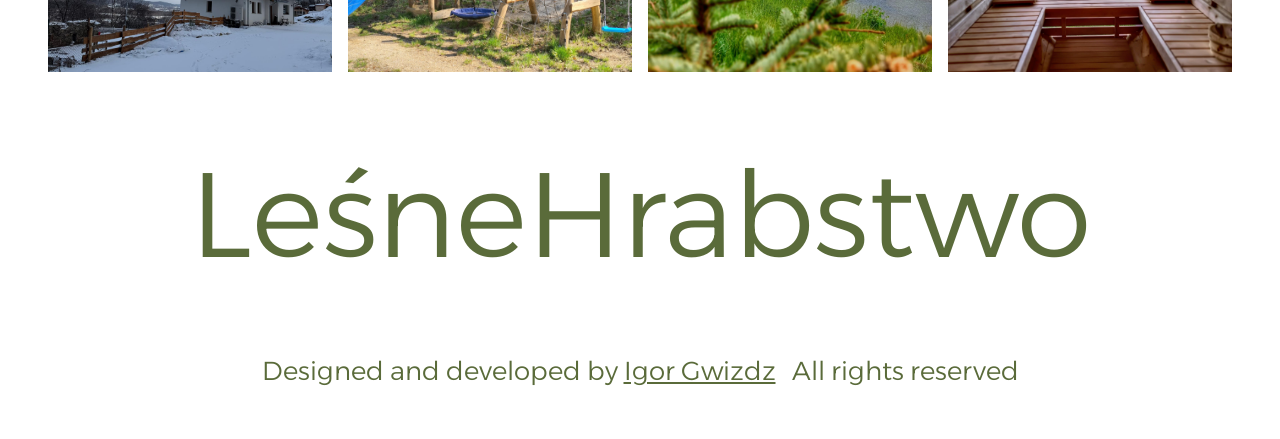
<file: uslugi.html>
<!DOCTYPE html>
<html lang="en">
<head>
    <meta charset="UTF-8">
    <meta name="viewport" content="width=device-width, initial-scale=1.0">
    <link rel="stylesheet" href="style.css">
    <link rel="stylesheet" href="responsive.css">
    <link rel="stylesheet" href="mobileMenu.css">
    <link rel="preconnect" href="https://fonts.googleapis.com">
    <link rel="preconnect" href="https://fonts.gstatic.com" crossorigin>
    <link href="https://fonts.googleapis.com/css2?family=Alexandria:wght@100..900&display=swap" rel="stylesheet">
    <link rel="preconnect" href="https://fonts.googleapis.com">
    <link rel="preconnect" href="https://fonts.gstatic.com" crossorigin>
    <link href="https://fonts.googleapis.com/css2?family=Cinzel+Decorative:wght@400;700;900&display=swap" rel="stylesheet">
    <link rel="preconnect" href="https://fonts.googleapis.com">
    <link rel="preconnect" href="https://fonts.gstatic.com" crossorigin>
    <link href="https://fonts.googleapis.com/css2?family=Unbounded:wght@200..900&display=swap" rel="stylesheet">



    <script defer src="main.js"></script>
    <script defer src="mobileNavBar.js"></script>
    <link rel="icon" href="images/logo/lesneHrabstwo-LogoWebsite.svg" type="image/x-icon">
    <title>Lesne Hrabstwo, Uslugi | prawdziwy odpoczynek w srodku lasu! Odwiedz nas juz jutro.</title>
</head>
<body>
    <header class="mobile-nav">
    <a href="index.html" class="mobile-logo">
        LEŚNE HRABSTWO
    </a>

    <button class="mobile-menu-btn" aria-label="Otwórz menu" aria-expanded="false">
        <span></span>
        <span></span>
    </button>
</header>

<nav class="mobile-menu" aria-hidden="true">

    <div class="mobile-menu-top">
        <span>MENU</span>
        <span>PIECHOWICE · KARKONOSZE</span>
    </div>

    <div class="mobile-menu-links">

        <a href="/index.html">
            <small>01.</small>
            <span>Strona główna</span>
        </a>

        <a href="/pokoje.html">
            <small>02.</small>
            <span>Pokoje</span>
        </a>

        <a href="/uslugi.html">
            <small>03.</small>
            <span>Dodatki</span>
        </a>

        <a href="/okolica.html">
            <small>04.</small>
            <span>Okolica</span>
        </a>

        <a href="/kontakt.html">
            <small>05.</small>
            <span>Kontakt</span>
        </a>

        <a href="/galeria.html">
            <small>06.</small>
            <span>Galeria</span>
        </a>

    </div>

    <div class="mobile-menu-footer">
        <span>Odpocznij. Zwolnij. Zostań na chwilę.</span>
        <span>© Leśne Hrabstwo</span>
    </div>

</nav>
    <div class="bg">
    <div id="header-placeholder"></div>
    <section class="animate">
        <img src="images/dom/IMG-20250516-WA0152.jpg" alt="" class="heroTemplate slide-left">
        <div class="templateTekst">
            <h1 class="heroTekstTemplate slide-left">Dodatki</h1>
            <p class="heroTekstTemplateP slide-right">Zobacz co mamy do zaoferowania!</p>
        </div>
    </section>
    <section class="pokoje animate">
        <div class="tekst1 text slide-left">
            <h2 class="heroTekstTemplate slide-left">Twój pobyt. Twój rytm.</h2> 
            <p class="heroTekstTemplateP slide-right"> W Leśnym Hrabstwie możesz zaplanować pobyt dokładnie tak, jak lubisz.</p> 
            <p class="heroTekstTemplateP slide-right"> Możesz przygotować własny posiłek, skorzystać z naszej strefy relaksu, spędzić wieczór przy ogniu albo poprosić nas o przygotowanie czegoś specjalnego.</p>
        </div>
            <img src="/images/pokoje/Rectangle 14.jpg" class="Img1 image slide-right">     
    </section>
    <section class="uslugi animate">
        <div class="uslugiTekst text slide-left">
            <h4>Posiłki</h4>
            <p>Jeżeli podczas pobytu masz ochotę odpocząć również od gotowania, możemy przygotować dla Ciebie posiłki.</p>
            <button><a class="bT" href="/galeria.html">Zobacz więcej</a></button>
        </div>
        
        <img class="teras image slide-right" src="/images/uslugi/IMG-20250516-WA0179.jpg" alt="">
        <img class="bali image slide-right" src="/images/uslugi/IMG-20250522-WA0015.jpg" alt="">
    </section>

    <section class="animate">
        <div class="okolicaTekst">
            <h5 class="slide-left">Sauna, balia i jacuzzi</h5>
            <p class="slide-right">Elektryczne jacuzzi, balia ogrodowa i sauna oraz otaczająca cisza natury tworzą idealne warunki do spokojnego wieczoru we dwoje, rodzinnego odpoczynku lub chwili tylko dla siebie, a właśnie te proste przyjemności sprawiają, że zwykły wieczór może stać się jednym z najpiękniejszych momentów całego pobytu.</p>
        </div>
        <img class="okolicaZdj slide-left" src="images/saunaIballi/IMG-20250516-WA0177.jpg" alt="">
    </section>
    <section class="uslugi animate">
        <div class="uslugiTekst text slide-left">
            <h6>Kuchnia</h6>
            <p> Nasza zewnętrzna kuchnia została stworzona z myślą o długich wieczorach i wspólnym spędzaniu czasu. </p> 
            <p> Opalana drewnem, wyposażona w płytę, grilla oraz piec do pizzy, daje mnóstwo możliwości. </p> 
            <p> A obok? Oczywiście miejsce na ognisko. </p> 
            <p> Wspolne gotowanie, pszepyszne jedzenie, rozmowy do późna i skwierczące drewno. </p> 
            <button><a class="bT" href="/kontakt.html">Zabookój swój pobyt już dziś</a></button>
        </div>
        
        <img class="teras image slide-right" src="/images/uslugi/IMG-20250522-WA0015.jpg" alt="">
        <img class="bali image slide-right" src="/images/uslugi/IMG-20250516-WA0064.jpg" alt="">
    </section>
    <footer>
        <div class="mainFooter">
            <p>Skalna 2, Piechowice</p>
            <p>info@lesnehrabstwo.pl</p>
            <p><u>media spolecznosciowe</u></p>
        </div>
        <div class="footerImg">
            <ul>
                <li><img class="hover-icy" src="images/dom/WhatsApp Image 2025-05-22 at 19.18.03_4f90edda.jpg" alt=""></li>
                <li><img class="hover-icy" src="images/dom/WhatsApp Image 2025-05-21 at 15.36.48_fcaff110.jpg" alt=""></li>
                <li><img class="hover-icy" src="images/dom/IMG-20250516-WA0166.jpg" alt=""></li>
                <li><img class="hover-icy" src="images/saunaIballi/baliKuchniaKwiat.jpg" alt=""></li>
                <li><img class="hover-icy" src="images/dom/domZima.png" alt=""></li>
                <li><img class="hover-icy" src="images/dom/IMG-20250516-WA0205.jpg" alt=""></li>
                <li><img class="hover-icy" src="images/dom/IMG-20250516-WA0182.jpg" alt=""></li>
                <li><img class="hover-icy" src="images/saunaIballi/IMG-20250516-WA0214.jpg" alt=""></li>
            
            </ul>
        </div>
        <div class="titleFooter">
            <div class="lesne">
                <p>Leśne</p>
                <p>Hrabstwo</p>
                    <div class="cursorTracker">
                        <img src="images/logo/lesneHrabstwo-LogoWebsite.svg" alt="Logo">
                    </div>
            </div>
        </div>
        <div class="credits">
            <p>Designed and developed by <u>Igor Gwizdz</u></p>
            <p>All rights reserved</p>
        </div>
    </footer>
    </div>
</body>
</html>
</file>
<file: style.css>
body{
    padding: 0px;
    margin: 0px;  
    max-width: 100vw;  
    overflow-x: hidden;
}

html {
  scroll-behavior: smooth;
}

::-webkit-scrollbar{
    background: var(--green);
}

::-webkit-scrollbar-thumb{
    background-color: var(--lightBlue);
    border-radius: 100px;
}


:root{
    --green: #5A6B3A;
    --brown: #997757;
    --lightBlue: #C8D8F2;
    --space: 2.5rem;
}

.bg {
    background-image: linear-gradient(rgba(200, 216, 242, 0.8)),
        url("/images/ice\ texture.jpg");

    background-position: center;
    background-size: cover;
    background-attachment: fixed;

    position: relative;

    width: 100%;
    max-width: 100%;
    overflow-x: clip;
}


h1, h2, h3, h4, h5, h6{
    color: var(--green);
    font-size: 80px;
    margin: 0px;
    max-width: fit-content;
    font-family: "Unbounded", sans-serif;
    font-optical-sizing: auto;
    font-weight: 700;
    font-style: normal;
    z-index: 10;
}

p{
    max-width: fit-content;
    color: var(--green);
    font-size: 32px;
    font-weight: 300;
    font-family: "Alexandria", sans-serif;
    margin: 0px;
    z-index: 20;
}

button::selection, a::selection, h1::selection, h2::selection, h3::selection, h4::selection, h5::selection, h6::selection, p::selection{
    color: var(--lightBlue);
    background: var(--brown);
}

.navbar {
    position: fixed;
    right: 0;
    top: 50%;
    transform: translateY(-50%);
    width: 5rem;
    height: 90vh;
    background-image: linear-gradient(rgba(90, 107, 58, 0.521)),
  url("/images/ice\ texture.jpg");
    display: flex;
    flex-direction: column;
    align-items: center;
    justify-content: space-between;
    border-top-left-radius: 10px;
    border-bottom-left-radius: 10px;
    overflow: hidden;
    z-index: 30;
    transition: ease-in-out 0.3s;
}



#one::before{
    content: "01.";
}

#two::before{
    content: "02.";
}

#three::before{
    content: "03.";
}

#four::before{
    content: "04.";
}

#five::before{
    content: "05.";
}

#six::before{
    content: "06.";
}

#navBarr:hover #one::before{
    content: "01.Pokoje";
}

#navBarr:hover #two::before{
    content: "02.Uslugi";
}

#navBarr:hover #three::before{
    content: "03.Okolica";
}

#navBarr:hover #four::before{
    content: "04.Kontakt";
}

#navBarr:hover #five::before{
    content: "05.Galeria";
}

  /* Section styles */
  .navbar-section {
    display: flex;
    flex-direction: column;
    align-items: center;
    padding: 1rem 0;
  }

.links{
    max-width: 2rem;
}

.navbar:hover .links{
    padding-left: 2rem;
}

.navT{
    color: rgba(57, 70, 35, 0.7);
    text-align: center;
    min-width: 100%;
}

  /* Links */
  .navbar a {
    color: white;
    text-decoration: none;
    padding: 0.5rem;
    display: block;
    text-align: center;
    width: 100%;
    transition: background 0.3s;
  }

.hb{
    padding: 0.25rem;
    filter: saturate(150%);
    border-radius: 5px;
    background-color: var(--lightBlue);
    margin: 0.5rem;
    max-width: 3rem;
    min-width: 3rem;
}

.navbar a:hover {
    background-color: rgba(77, 95, 43, 0.3);
}

.navbar:hover{
    width: 15rem;
    align-items: baseline;
}

  

  /* Icons / text centering */
  .navbar a span {
    font-size: 1.5rem;
    display: block;
  }

.nav2{
    width: 430px;
    display: flex;
    justify-content: space-between;
}

a{
    font-size: 30px;
    color: var(--green);
    text-decoration: none;
}

.parallax-object {
  position: absolute;
  bottom: 20px; /* start near bottom */
  left: 50%;
  transform: translateX(-50%);
  font-size: 3rem;
  transition: transform 0.1s linear;
}

.hero{
    margin: 0;
    max-height: 90vh;
    overflow: hidden;
    min-width: 100vw; 
}

.bgH{
    z-index: 0;
    height: 110vh;
    background-image: url("/images/dom/WhatsApp\ Image\ 2025-05-21\ at\ 15.36.48_fcaff110.jpg");
    background-position: center;
    background-repeat: no-repeat;
    background-size: cover;
    background-position-y: center;
    content: "";
    position: absolute;
    inset: 0;
    filter: saturate(150%) blur(5px);
    opacity: 60%;
}

.titleBtn{
    display: flex;
    flex-direction: column;
    align-items: center;
    justify-content: center;
    align-content: center;
    height: 100vh;
    gap: 2em;
}

.heroH{
    font-size: 7em;
    opacity: 0;
    animation: fadeIn 1s ease forwards;
}

@keyframes fadeIn {
  to {
    opacity: 1;
  }

}

.pH{
    font-size: 2.5em;
    font-family: "Unbounded", sans-serif;
    opacity: 0;
    animation: fadeIn 1s ease forwards;
    animation-delay: 0.25s;
}

section{
    margin-inline: 46px calc(5rem + 46px);
    max-width: calc(100vw - 92px - 5rem);
    min-height: 120vh;
}

.btns{
    z-index: 11;
    display: flex;
    gap: 3rem;
}

button{
    border: none;
    background-color: var(--green);
    border-radius: 8px;
    padding: 6px 18px;
    transition: ease-in-out 0.3s;
}

button:hover{
    box-shadow: 0px 5px 5px rgba(68, 65, 65, 0.863);
    
}

.heroBtn{
    opacity: 0;
    animation: fadeIn 1s ease forwards;
    animation-delay: 0.6s;
}

.hT{
    background-color: rgb(90, 107, 58, 0.3);
    border: 3px solid var(--green);
}

.btnA{
    color: var(--lightBlue);
    font-size: 24px;
    font-weight: 300;
    font-family: "Alexandria", sans-serif;
}

.pokoje{
    display: flex;
    justify-content: space-between;
    align-items: center;
    gap: var(--space);
}

.bT{
    color: var(--lightBlue);
    font-size: 1.5rem;
}

.tekst1{
    display: flex;
    flex-direction: column;
    align-items: start;
    gap: var(--space);
}

.teksthorizontal{
    display: flex;
    gap: var(--space);
    flex-direction: row;
    padding-block: 5rem;
    justify-content: space-between;
}

.teksthorizontal>*{
    max-width: 50%;
}

.right{
    text-align: right;
}

.Img1{
    min-width: 50vw;
    min-height: 750px;
}

img{
          
  -webkit-user-drag: none; 
 
}

img::selection{
    background: rgba(255, 255, 255, 0);
    color: rgba(255, 255, 255, 0);
}

.hover-icy {
  
  transition: transform 0.8s cubic-bezier(0.19, 1, 0.22, 1), 
              filter 0.5s ease;
}

.hover-icy:hover {
  transform: translateY(-10px) scale(1.08) rotate(-3deg);
  filter: brightness(1.2) saturate(1.1);
  cursor: default;
}

/* Base state (hidden and offset) */
.slide-left,
.slide-right {
  opacity: 0;
  transform: translateX(0); /* we’ll override below */
  transition: all 0.8s cubic-bezier(0.25, 1, 0.5, 1);
}

.slide-left {
  transform: translateX(-100px); /* start left */
}

.slide-right {
  transform: translateX(100px); /* start right */
}

/* When visible, reset transform */
.slide-left.visible,
.slide-right.visible {
  opacity: 1;
  transform: translateX(0);
}


.uslugi{
    display: inline-flex;
    align-items: center;
    justify-content: space-between;
    gap: 2rem;
}

.uslugiTekst{
 width: auto;
 display: flex;
 justify-content: space-between;
 align-items: baseline;
 flex-direction: column;
 max-width: 33%;
 gap: var(--space);
}

.teras{
    max-width: 33%;
    height: 90vh;
    object-fit: cover;
}

.bali{
    max-width: 33%;
    height: 50vh;
}

.oceny{
    justify-content: space-between;
    display: flex;
    flex-direction: row;
    align-items: center;
}

.reviewContainer{
    display: flex;
    justify-content: space-between;
    min-width: 40rem;
}

button{
    color: var(--lightBlue);
}

.okolicaZdj{
    width: 100%;
    max-height: 70vh;
    object-fit: cover;
    object-position: 0px 40%;
}

.okolicaTekst{
    display: flex;
    flex-direction: row;
    justify-content: space-between;
    gap: 5rem;
    margin-bottom: 5rem;
}

footer{
    height: 80vh;
    width: 100%;
    background-image: linear-gradient(rgb(107, 128, 68, 0.8)),
    url("/images/ice\ texture.jpg");
    background-size: cover;
    display: flex;
    flex-direction: column;
    gap: var(--space);
    padding-block: var(--space);
    justify-content: space-between;
}

footer>*{
    margin-inline: 46px calc(5rem + 46px);
}

.mainFooter{
    display: flex;
    justify-content: space-between;
    margin-inline: 46px calc(5rem + 46px);
}

.footerImg>*>*>*{
    width: 8rem;
    height: 12rem;
    object-fit: cover;
}

ul{
    list-style: none;
    padding: 0px;
    margin: 0px;
    display: flex;
    justify-content: space-between;
}

.lesne{
    display: flex;
    justify-content: space-between;
    overflow: hidden;
}

.lesne>*{
    font-size: 11vw;
}

.lesne>p{
    z-index: 1;
}

.cursorTracker {
  position: absolute;
  left: 50%;
  transform-origin: center center;
  transform: translate(-50%, -50%) rotate(0deg);
  margin-top: 8rem;
  z-index: 2;
}

.cursorTracker img {
  width: 15rem; /* adjust width/height as needed */
  display: block;
}

.credits{
    display: flex;
    justify-content: space-between;
}




/*here ends the home page and will be followed by the uslugi page*/

.heroTemplate{
    margin-top: 2rem;
    max-width: calc(100vw - 92px - 5rem);
    max-height: 70vh;
    width: 100%;
    object-fit: cover;
}

.templateTekst{
    margin-top: 0px;
    display: flex;
    justify-content: space-between;
    margin-top: var(--space);
    align-items: baseline;
}

/*pokoje*/

.fioletowy{
    object-position: center center;
}

.tekstFioletowy{
    display: flex;
    justify-content: space-between;
    flex-direction: column;
    align-items: start;
}

.imgRow > * > * > * {
    width: 12rem;
    height: 22rem;
    object-fit: cover;
    display: block;
}

.galeriaSec{
    min-height: 0px;
    padding-inline: 46px calc(5rem + 46px);
    padding-block: 1vh;
    margin: 0px;
}

.galeriaSec:nth-child(2n){
    padding-bottom: 20vh;
}

.galeriaHead{
    margin-bottom: 20vh;
    margin-top: 0px;
    padding-top: 5rem;
    margin-inline: 46px calc(5rem + 46px);
    max-width: calc(100vw - 92px - 5rem);
}

.dark{
    background-color: rgb(50, 53, 56, 0.8);
}

.maxWidth{
    max-width: 45vw;
    padding-bottom: 45vh;
}

.maxHeight{
    max-height: 80vh;
    padding: 0;
}

ol{
    width: 50vw;
    color: var(--green);
    font-size: 32px;
    font-weight: 300;
    font-family: "Alexandria", sans-serif;
    margin: 0px;
    z-index: 21;
}


@media (min-width: 991px){
.tablet{
    display: none;
}
}
</file>
<file: responsive.css>
/* =========================================================
   LEŚNE HRABSTWO — RESPONSIVE CSS
   Ten plik dodaj PO style.css w każdym pliku HTML:

   <link rel="stylesheet" href="style.css">
   <link rel="stylesheet" href="responsive.css">

   Breakpoints:
   - tablet: 991px
   - mobile: 767px
   - small mobile: 480px
   ========================================================= */


/* =========================================================
   TABLET — do 991px
   ========================================================= */

@media (max-width: 1500px) {

    /* ---------- GLOBAL ---------- */

    .maxWidth{
        margin-inline: auto;
        max-width: 80vw;
        size: auto;
        padding: 0px;
    }

    .tekst1 ol, .uslugiTekst ol {
        margin-inline: auto;
    }

   
    
    .right{
        text-align: center;
    }

    html,
    body {
        width: 100%;
        max-width: 100%;
        overflow-x: hidden;
    }

    .bg {
        width: 100%;
        max-width: 100%;
        background-attachment: scroll;
    }

    section {
        margin-inline: auto;
        max-width: calc(100vw - 125px);
        min-height: auto;
    }

    section:not(.hero){
        padding-block: 8rem;
    }

    .cursorTracker{
        display: none;
    }

    ol{
        display: flex;
        flex-direction: column;
        align-items: center;
        padding-left: 0;
        list-style: none;
        gap: 1rem;
        counter-reset: my-counter;
    }

    ol li {
  counter-increment: my-counter;
  text-align: center;
  margin-bottom: 8px;
  font-size: clamp(19px, 2.5vw, 26px);
}
    
    h1,
    h2,
    h3,
    h4,
    h5,
    h6 {
        font-size: clamp(42px, 7vw, 65px);
        line-height: 1.1;
        margin-inline: auto;
        text-align: center;
    }

    p {
        text-align: center;
        max-width: 100%;
        font-size: clamp(19px, 2.5vw, 26px);
        line-height: 1.5;
        margin-inline: auto;
    }

    a {
        font-size: 22px;
    }


    /* ---------- NAVBAR ---------- */

    .navbar {
        display: none;
    }

    .tablet{
    top: 0;
    overflow: hidden;
    right: 0;
    left: 0;
    transform: none;
    position: fixed;
    z-index: 30;
    padding: 0.5rem 2rem;
    display: flex;
    justify-content: space-between;
    align-items: center;
    backdrop-filter: blur(20px);
    background-color: rgba(255, 255, 255, 0.200);
}

.pages{
    display: flex;
    flex-direction: row;
    justify-content: space-between;
    gap: 2rem;
    width: fit-content;
}

.hb{
    padding: 0;
    filter: saturate(150%);
    border-radius: 5px;
    background-color: #ffffff00;
}




    .links {
        max-width: 1.6rem;
    }

    .navbar a {
        padding: 0.35rem;
    }


    /* ---------- HOME HERO ---------- */

    .hero {
        min-width: 100%;
        max-width: 100%;
        padding-bottom: 20rem;
    }

    .titleBtn {
        min-height: 100vh;
        height: auto;
        box-sizing: border-box;
        text-align: center;
    }

    .heroH {
        font-size: clamp(45px, 8vw, 80px);
        max-width: 100%;
    }

    .pH {
        font-size: clamp(20px, 3vw, 30px);
        max-width: 90%;
    }

    .btns {
        gap: 1rem;
        flex-wrap: wrap;
        justify-content: center;
    }

    button{
        margin-inline: auto;
    }


    /* ---------- TEMPLATE HERO ---------- */

    .heroTemplate {
        max-width: 100%;
        width: 100%;
        max-height: 55vh;
        margin-top: 1rem;
    }

    .templateTekst {
        gap: 2rem;
        
        align-items: flex-start;
        flex-direction: column;
    }

    .heroTekstTemplate {
        font-size: clamp(42px, 7vw, 65px);
    }

    .heroTekstTemplateP {
        font-size: clamp(18px, 2.4vw, 25px);
        max-width: 50%;
    }


    /* ---------- TWO COLUMN SECTIONS ---------- */

    .pokoje {
        flex-direction: column;
        align-items: stretch;
        gap: 3rem;
    }

    .tekst1 {
        width: 100%;
        gap: 1.5rem;
    }

    .Img1 {
        width: 100%;
        min-width: 0;
        min-height: 0;
        height: 55vh;
        object-fit: cover;
    }

    .uslugi {
        display: flex;
        flex-direction: column;
        align-items: stretch;
        gap: 2rem;
    }

    .uslugiTekst {
        width: 100%;
        max-width: 100%;
        gap: 1.5rem;
    }

    .teras,
    .bali {
        width: 100%;
        max-width: 100%;
        height: 45vh;
        object-fit: cover;
    }

    .bali {
        height: 35vh;
    }


    /* ---------- TEXT HORIZONTAL ---------- */

    .teksthorizontal {
        flex-direction: column;
        gap: 2rem;
        padding-block: 3rem;
    }

    .teksthorizontal > * {
        max-width: 100%;
    }

    


    /* ---------- OKOLICA / SINGLE IMAGE ---------- */

    .okolicaTekst {
        flex-direction: column;
        gap: 1.5rem;
        margin-bottom: 3rem;
    }

    .okolicaZdj {
        width: 100%;
        max-height: 55vh;
        height: auto;
        object-fit: cover;
    }

    .tekstFioletowy {
        width: 100%;
    }


    /* ---------- GALLERY ---------- */

    /* ---------- GALLERY ---------- */

.galeriaHead {
    width: 100%;
    max-width: calc(100vw - 125px);
    box-sizing: border-box;
}

.galeriaHead h1{
    padding-top: 10rem;
}

.galeriaSec {
    width: 100%;
    max-width: calc(100vw - 125px);
    margin: 0 auto;
    padding: 1vh 0;
    box-sizing: border-box;
}

.imgRow {
    width: 100%;
    max-width: 100%;
}

.imgRow ul {
    width: 100%;
    max-width: 100%;
    display: grid;
    grid-template-columns: repeat(2, minmax(0, 1fr));
    gap: 1rem;
    margin: 0;
    padding: 0;
    box-sizing: border-box;
}

.imgRow li {
    width: 100%;
    min-width: 0;

    margin: 0;
    padding: 0;

    overflow: hidden;
}

.imgRow > * > * > * {
    display: block;

    width: 100%;
    height: 28rem;

    margin: 0;
    padding: 0;

    object-fit: cover;
}


    /* ---------- FOOTER ---------- */

    footer {
        width: 100%;
        height: auto;
        min-height: 70vh;
        box-sizing: border-box;
        padding-block: 3rem;
        gap: 3rem;
    }

    footer > * {
        margin-inline: auto;
    }

    .mainFooter {
        margin-inline: auto;
        gap: 2rem;
    }

    .footerImg ul {
        display: grid;
        grid-template-columns: repeat(4, 1fr);
        gap: 1rem;
        padding-inline: 3rem;
    }

    .footerImg > * > * > * {
        width: 100%;
        height: 12rem;
    }

    .lesne > * {
        font-size: clamp(70px, 12vw, 120px);
    }

    .cursorTracker img {
        width: 10rem;
    }

    .credits {
        gap: 1rem;
    }


}
/* =========================================================
   MOBILE — do 767px
   ========================================================= */

@media (max-width: 767px) {

    /* ---------- GLOBAL ---------- */

    section {
        margin-inline: 20px 20px;
        max-width: calc(100vw - 40px);
        padding-block: 7vh;
    }

    h1,
    h2,
    h3,
    h4,
    h5,
    h6 {
        font-size: clamp(32px, 9vw, 48px);
        line-height: 1.12;
        max-width: 100%;
        overflow-wrap: anywhere;
        text-align: center;
    }

    p {
        font-size: 18px;
        line-height: 1.55;
    }

    a {
        font-size: 18px;
    }


    /* ---------- NAVBAR ---------- */

    .navbar {
        top: auto;
        bottom: 0;
        right: 0;
        left: 0;
        transform: none;
        width: 100%;
        height: 4.5rem;
        border-radius: 0;
        flex-direction: row;
        justify-content: space-around;
        align-items: center;
        padding: 0;
        box-sizing: border-box;
    }

    .navbar:hover {
        width: 100%;
        align-items: center;
    }

    .navbar-section {
        flex-direction: row;
        align-items: center;
        justify-content: center;
        padding: 0;
    }

    .navbar-section:nth-child(2) {
        flex: 1;
        justify-content: space-evenly;
    }

    .navbar-section:nth-child(3) {
        gap: 0.2rem;
    }

    .navbar a {
        width: auto;
        padding: 0.25rem;
    }

    .navT {
        font-size: 0;
        min-width: auto;
        margin: 0;
        line-height: 1;
    }

    #one::before,
    #two::before,
    #three::before,
    #four::before,
    #five::before {
        font-size: 14px;
        font-family: "Alexandria", sans-serif;
        color: var(--lightBlue);
    }

    #navBarr:hover #one::before {
        content: "01.";
    }

    #navBarr:hover #two::before {
        content: "02.";
    }

    #navBarr:hover #three::before {
        content: "03.";
    }

    #navBarr:hover #four::before {
        content: "04.";
    }

    #navBarr:hover #five::before {
        content: "05.";
    }

    .hb {
        max-width: 2.4rem;
        min-width: 2.4rem;
        margin: 0;
    }

    .links {
        max-width: 1.5rem;
    }


    /* ---------- HOME HERO ---------- */

    .titleBtn {
        min-height: 100svh;
        padding: 0 20px 5rem;
        gap: 1.5rem;
    }

    .heroH {
        font-size: clamp(38px, 11vw, 65px);
        line-height: 1.05;
    }

    .pH {
        font-size: 18px;
        line-height: 1.4;
        max-width: 95%;
    }

    .btns {
        flex-direction: column;
        align-items: stretch;
        width: min(100%, 320px);
    }

    .btns button {
        width: 100%;
    }

    .btnA {
        font-size: 18px;
    }


    /* ---------- TEMPLATE HERO ---------- */

    .heroTemplate {
        width: 100%;
        max-width: 100%;
        max-height: 45vh;
        min-height: 250px;
        object-fit: cover;
        margin-top: 0;
    }

    .templateTekst {
        flex-direction: column;
        gap: 1.25rem;
        align-items: flex-start;

    }

    .heroTekstTemplate,
    .heroTekstTemplateP {
        max-width: 100%;
    }

    .heroTekstTemplate {
        font-size: clamp(34px, 10vw, 48px);
    }

    .heroTekstTemplateP {
        font-size: 18px;
        line-height: 1.5;
    }


    /* ---------- ROOMS / SERVICES ---------- */

    .pokoje,
    .uslugi {
        display: flex;
        flex-direction: column;
        align-items: stretch;
        gap: 2rem;
    }

    .tekst1,
    .uslugiTekst {
        width: 100%;
        max-width: 100%;
        gap: 1.25rem;
    }

    .Img1,
    .teras,
    .bali {
        width: 100%;
        max-width: 100%;
        min-width: 0;
        min-height: 0;
        height: 50vh;
        object-fit: cover;
    }

    .bali {
        height: 35vh;
    }

    .fioletowy {
        object-position: center;
    }

    button {
        padding: 10px 16px;
        max-width: 100%;
    }

    .bT {
        font-size: 17px;
    }


    /* ---------- CONTACT ---------- */

    .teksthorizontal {
        flex-direction: column;
        padding-block: 2rem;
        gap: 1.5rem;
    }

    .teksthorizontal > * {
        max-width: 100%;
    }

    


    /* ---------- OKOLICA ---------- */

    .okolicaTekst {
        flex-direction: column;
        gap: 1.25rem;
        margin-bottom: 2rem;
    }

    .okolicaZdj {
        width: 100%;
        max-width: 100%;
        max-height: 50vh;
        height: 50vh;
        object-fit: cover;
    }

    .tekstFioletowy {
        width: 100%;
    }


    /* ---------- GALLERY ---------- */

    .galeriaHead {
    width: calc(100% - 40px);
    max-width: none;
 padding-top: 10rem;
    margin: 0 auto 6vh;
    padding-top: 0;
}

.galeriaSec {
    width: calc(100% - 40px);
    max-width: none;

    margin: 0 auto;

    padding: 1rem 0;

    box-sizing: border-box;
}

    .imgRow ul {
        grid-template-columns: repeat(2, 1fr);
        gap: 0.6rem;
    }

    .imgRow > * > * > * {
        width: 100%;
        height: 15rem;
        object-fit: cover;
    }

    .hover-icy:hover {
        transform: none;
    }


    /* ---------- FOOTER ---------- */

    footer {
        min-height: auto;
        padding: 3rem 0 6rem;
        gap: 2.5rem;
    }

    footer > *,
    .mainFooter {
        margin-inline: 20px;
    }

    .mainFooter {
        flex-direction: column;
        gap: 0.75rem;
    }

    .mainFooter p {
        max-width: 100%;
    }

    .footerImg ul {
        grid-template-columns: repeat(2, 1fr);
        gap: 0.6rem;
    }

    .footerImg > * > * > * {
        width: 100%;
        height: 10rem;
    }

    .lesne {
        flex-direction: column;
        align-items: center;
        text-align: center;
    }

    .lesne > * {
        font-size: clamp(55px, 17vw, 90px);
        line-height: 0.95;
    }

    .cursorTracker {
        position: relative;
        left: auto;
        margin-top: 2rem;
        transform: none;
    }

    .cursorTracker img {
        width: 8rem;
    }

    .credits {
        flex-direction: column;
        gap: 0.5rem;
    }

    .credits p {
        max-width: 100%;
    }
}


/* =========================================================
   SMALL MOBILE — do 480px
   ========================================================= */

@media (max-width: 480px) {

    section {
        margin-inline: 16px;
        max-width: calc(100vw - 32px);
        padding-block: 6vh;
    }

    h1,
    h2,
    h3,
    h4,
    h5,
    h6 {
        font-size: clamp(29px, 10vw, 40px);
    }

    p {
        font-size: 16px;
        line-height: 1.55;
    }

    /* Navbar */

    .navbar {
        height: 4rem;
    }

    .navbar-section:nth-child(2) {
        gap: 0;
    }

    .navbar-section:nth-child(3) {
        display: none;
    }

    .hb {
        max-width: 2.1rem;
        min-width: 2.1rem;
    }

    .links {
        max-width: 1.3rem;
    }

    #one::before,
    #two::before,
    #three::before,
    #four::before,
    #five::before {
        font-size: 12px;
    }


    /* Hero */

    .titleBtn {
        padding-inline: 16px;
        padding-bottom: 4rem;
    }

    .heroH {
        font-size: clamp(34px, 12vw, 52px);
    }

    .pH {
        font-size: 16px;
    }

    .heroTemplate {
        min-height: 210px;
        max-height: 38vh;
    }

    .heroTekstTemplate {
        font-size: clamp(30px, 10vw, 40px);
    }

    .heroTekstTemplateP {
        font-size: 16px;
    }


    /* Images */

    .Img1,
    .teras {
        height: 42vh;
    }

    .bali {
        height: 28vh;
    }

    .okolicaZdj {
        height: 38vh;
    }


    /* Gallery */

    .imgRow ul {
        grid-template-columns: 1fr 1fr;
        gap: 0.4rem;
    }

    .imgRow > * > * > * {
        height: 12rem;
    }


    /* Footer */

    footer {
        padding-bottom: 5rem;
    }

    .footerImg > * > * > * {
        height: 8rem;
    }

    .lesne > * {
        font-size: 16vw;
    }

    .cursorTracker img {
        width: 6rem;
    }
}


/* =========================================================
   TOUCH DEVICES
   Wyłączenie efektów hover, które mogą być nieprzyjemne
   na telefonach/tabletach.
   ========================================================= */

@media (hover: none) {

    .hover-icy:hover {
        transform: none;
        filter: none;
    }

    .navbar:hover {
        width: 100%;
    }

    button:hover {
        box-shadow: none;
    }
}


/* =========================================================
   ACCESSIBILITY / REDUCED MOTION
   ========================================================= */

@media (prefers-reduced-motion: reduce) {

    html {
        scroll-behavior: auto;
    }

    *,
    *::before,
    *::after {
        animation-duration: 0.01ms !important;
        animation-iteration-count: 1 !important;
        transition-duration: 0.01ms !important;
    }
}
</file>
<file: mobileMenu.css>
/* =====================================================
   LEŚNE HRABSTWO
   MOBILE / TABLET MENU
   ===================================================== */


/* =====================================================
   DESKTOP — HIDDEN
   ===================================================== */

.mobile-nav,
.mobile-menu {
    display: none;
}


/* =====================================================
   TABLET + MOBILE
   ===================================================== */

@media (max-width: 1500px) {

    /* -------------------------
       TOP BAR
       ------------------------- */

    .mobile-nav {
        position: fixed;

        top: 0;
        left: 0;

        width: 100%;
        height: 80px;

        padding: 0 30px;

        box-sizing: border-box;

        display: flex;
        align-items: center;
        justify-content: space-between;

        z-index: 31;

        pointer-events: none;

        overflow: hidden;
    }


    /* -------------------------
       LOGO
       ------------------------- */

    .mobile-logo {
        color: #ffffff;

        font-family: "Alexandria", sans-serif;

        font-size: 15px;
        font-weight: 500;

        letter-spacing: 0.04em;

        text-decoration: none;

        pointer-events: auto;

        min-width: 0;
    }


    /* -------------------------
       HAMBURGER
       ------------------------- */

    .mobile-menu-btn {
        width: 50px;
        height: 50px;

        padding: 0;
        margin: 0;

        border: none;
        background: transparent;

        display: flex;
        flex-direction: column;

        justify-content: center;
        align-items: flex-end;

        gap: 7px;

        cursor: pointer;

        pointer-events: auto;

        flex-shrink: 0;
    }


    .mobile-menu-btn span {
        display: block;

        width: 32px;
        height: 2px;

        background: #ffffff;

        transition:
            transform 0.5s cubic-bezier(.77,0,.18,1),
            width 0.4s ease;
    }


    .mobile-menu-btn span:last-child {
        width: 22px;
    }


    /* -------------------------
       FULL SCREEN MENU
       ------------------------- */

    .mobile-menu {
        position: fixed;

        top: 0;
        left: 0;

        width: 100%;
        height: 100%;

        padding: 110px 30px 35px;

        box-sizing: border-box;

        background-image: linear-gradient(rgb(107, 128, 68, 0.8)),
    url("/images/ice\ texture.jpg");

        z-index: 30;

        display: flex;
        flex-direction: column;

        overflow-x: hidden;
        overflow-y: auto;

        visibility: hidden;
        opacity: 0;

        clip-path: inset(0 0 100% 0);

        transition:
            clip-path 0.7s cubic-bezier(.77,0,.18,1),
            opacity 0.2s ease,
            visibility 0s linear 0.7s;
    }


    /* -------------------------
       OPEN
       ------------------------- */

    .mobile-menu.active {
        visibility: visible;

        opacity: 1;

        clip-path: inset(0 0 0 0);

        transition:
            clip-path 0.7s cubic-bezier(.77,0,.18,1),
            opacity 0.2s ease;
    }


    /* -------------------------
       TOP INFO
       ------------------------- */

    .mobile-menu-top {
        display: flex;

        justify-content: space-between;
        align-items: center;

        width: 100%;
        min-width: 0;

        padding-bottom: 25px;

        border-bottom: 1px solid rgba(255,255,255,0.25);

        color: #d2d2d2;

        font-family: "Alexandria", sans-serif;

        font-size: 11px;

        letter-spacing: 0.08em;

        text-transform: uppercase;
    }


    .mobile-menu-top span {
        min-width: 0;
        max-width: 100%;
    }


    /* -------------------------
       LINKS
       ------------------------- */

    .mobile-menu-links {
        display: flex;

        flex-direction: column;

        width: 100%;
        min-width: 0;

        margin-top: 35px;
    }


    .mobile-menu-links a {
        display: grid;

        grid-template-columns: 45px minmax(0, 1fr);

        align-items: baseline;

        width: 100%;
        min-width: 0;

        box-sizing: border-box;

        padding: 14px 0;

        color: #ffffff;

        text-decoration: none;

        font-family: "Alexandria", sans-serif;

        font-size: clamp(38px, 6vw, 70px);

        font-weight: 400;

        line-height: 1.05;

        opacity: 0;

        transform: translateY(35px);

        transition:
            opacity 0.5s ease,
            transform 0.6s cubic-bezier(.77,0,.18,1),
            color 0.3s ease;

        overflow-wrap: anywhere;
    }


    .mobile-menu-links a span {
        min-width: 0;
        overflow-wrap: anywhere;
    }


    /* -------------------------
       LINK ANIMATION
       ------------------------- */

    .mobile-menu.active .mobile-menu-links a {
        opacity: 1;

        transform: translateY(0);
    }


    .mobile-menu.active .mobile-menu-links a:nth-child(1) {
        transition-delay: 0.10s;
    }

    .mobile-menu.active .mobile-menu-links a:nth-child(2) {
        transition-delay: 0.15s;
    }

    .mobile-menu.active .mobile-menu-links a:nth-child(3) {
        transition-delay: 0.20s;
    }

    .mobile-menu.active .mobile-menu-links a:nth-child(4) {
        transition-delay: 0.25s;
    }

    .mobile-menu.active .mobile-menu-links a:nth-child(5) {
        transition-delay: 0.30s;
    }


    /* -------------------------
       NUMBERS
       ------------------------- */

    .mobile-menu-links small {
        color: #a8cc48;

        font-size: 12px;
        font-weight: 400;

        transform: translateY(-4px);

        min-width: 0;
    }


    /* -------------------------
       HOVER
       ------------------------- */

    .mobile-menu-links a:hover {
        color: #a8cc48;
    }


    /* -------------------------
       FOOTER
       ------------------------- */

    .mobile-menu-footer {
        margin-top: auto;

        padding-top: 30px;

        display: flex;

        justify-content: space-between;

        gap: 20px;

        width: 100%;
        min-width: 0;

        box-sizing: border-box;

        color: #d2d2d2;

        font-family: "Alexandria", sans-serif;

        font-size: 11px;

        line-height: 1.5;
    }


    .mobile-menu-footer span {
        min-width: 0;
        max-width: 100%;

        overflow-wrap: anywhere;
    }


    /* -------------------------
       HAMBURGER → X
       ------------------------- */

    .mobile-nav.menu-open
    .mobile-menu-btn span:first-child {
        width: 32px;

        transform:
            translateY(4.5px)
            rotate(45deg);
    }


    .mobile-nav.menu-open
    .mobile-menu-btn span:last-child {
        width: 32px;

        transform:
            translateY(-4.5px)
            rotate(-45deg);
    }


    /* -------------------------
       PAGE LOCK
       ------------------------- */

    html.mobile-menu-open,
    body.mobile-menu-open {
        overflow: hidden;
        overflow-x: hidden;
    }
}


/* =====================================================
   MOBILE
   ===================================================== */

@media (max-width: 767px) {

    .mobile-nav {
        height: 68px;

        padding: 0 20px;
    }


    .mobile-logo {
        font-size: 12px;
    }


    .mobile-menu {
        padding: 95px 20px 25px;
    }


    .mobile-menu-top {
        font-size: 9px;
    }


    .mobile-menu-links {
        margin-top: 28px;
    }


    .mobile-menu-links a {
        grid-template-columns: 35px minmax(0, 1fr);

        padding: 11px 0;

        font-size: clamp(32px, 9vw, 48px);
    }


    .mobile-menu-links small {
        font-size: 10px;
    }


    .mobile-menu-footer {
        flex-direction: column;

        gap: 5px;

        font-size: 10px;
    }
}


/* =====================================================
   SMALL PHONES
   ===================================================== */

@media (max-width: 480px) {

    .mobile-nav {
        padding: 0 16px;
    }


    .mobile-menu {
        padding-left: 16px;
        padding-right: 16px;
    }


    .mobile-menu-links a {
        grid-template-columns: 30px minmax(0, 1fr);

        font-size: 30px;
    }
}
</file>
